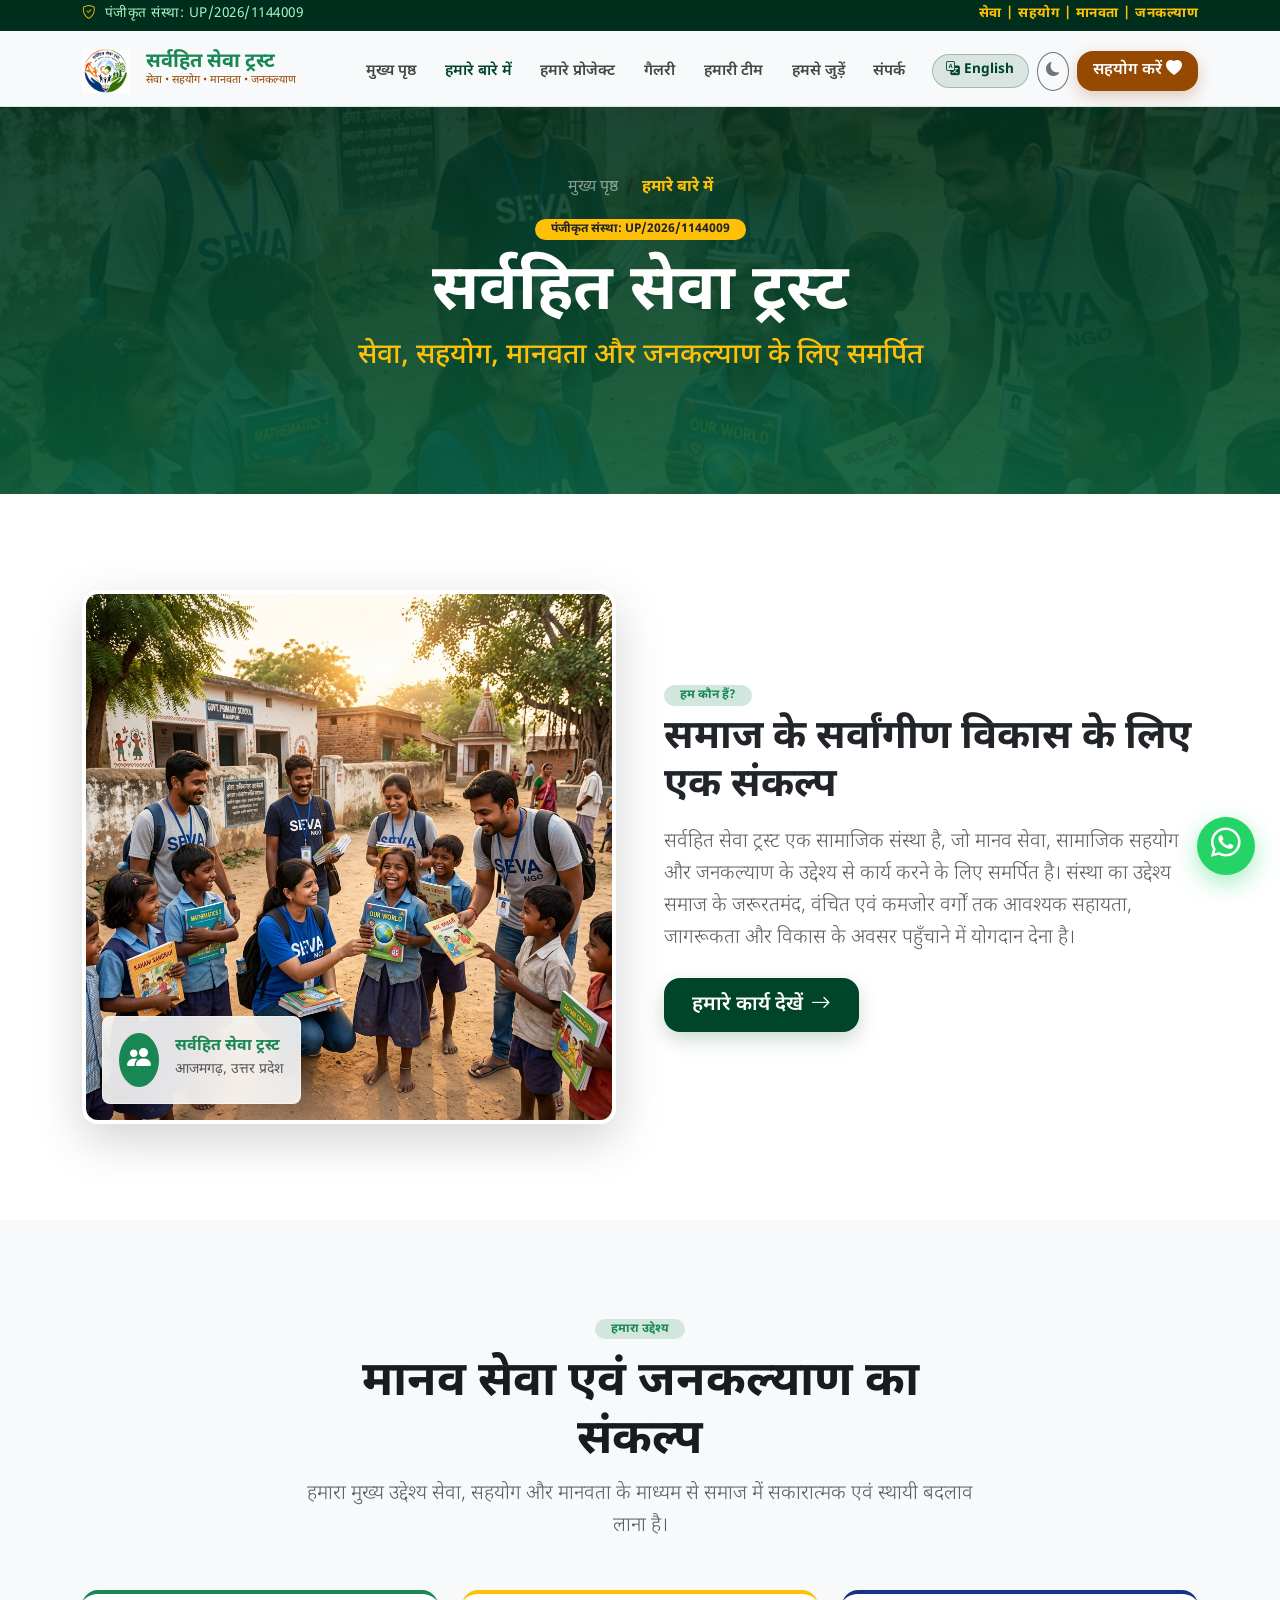
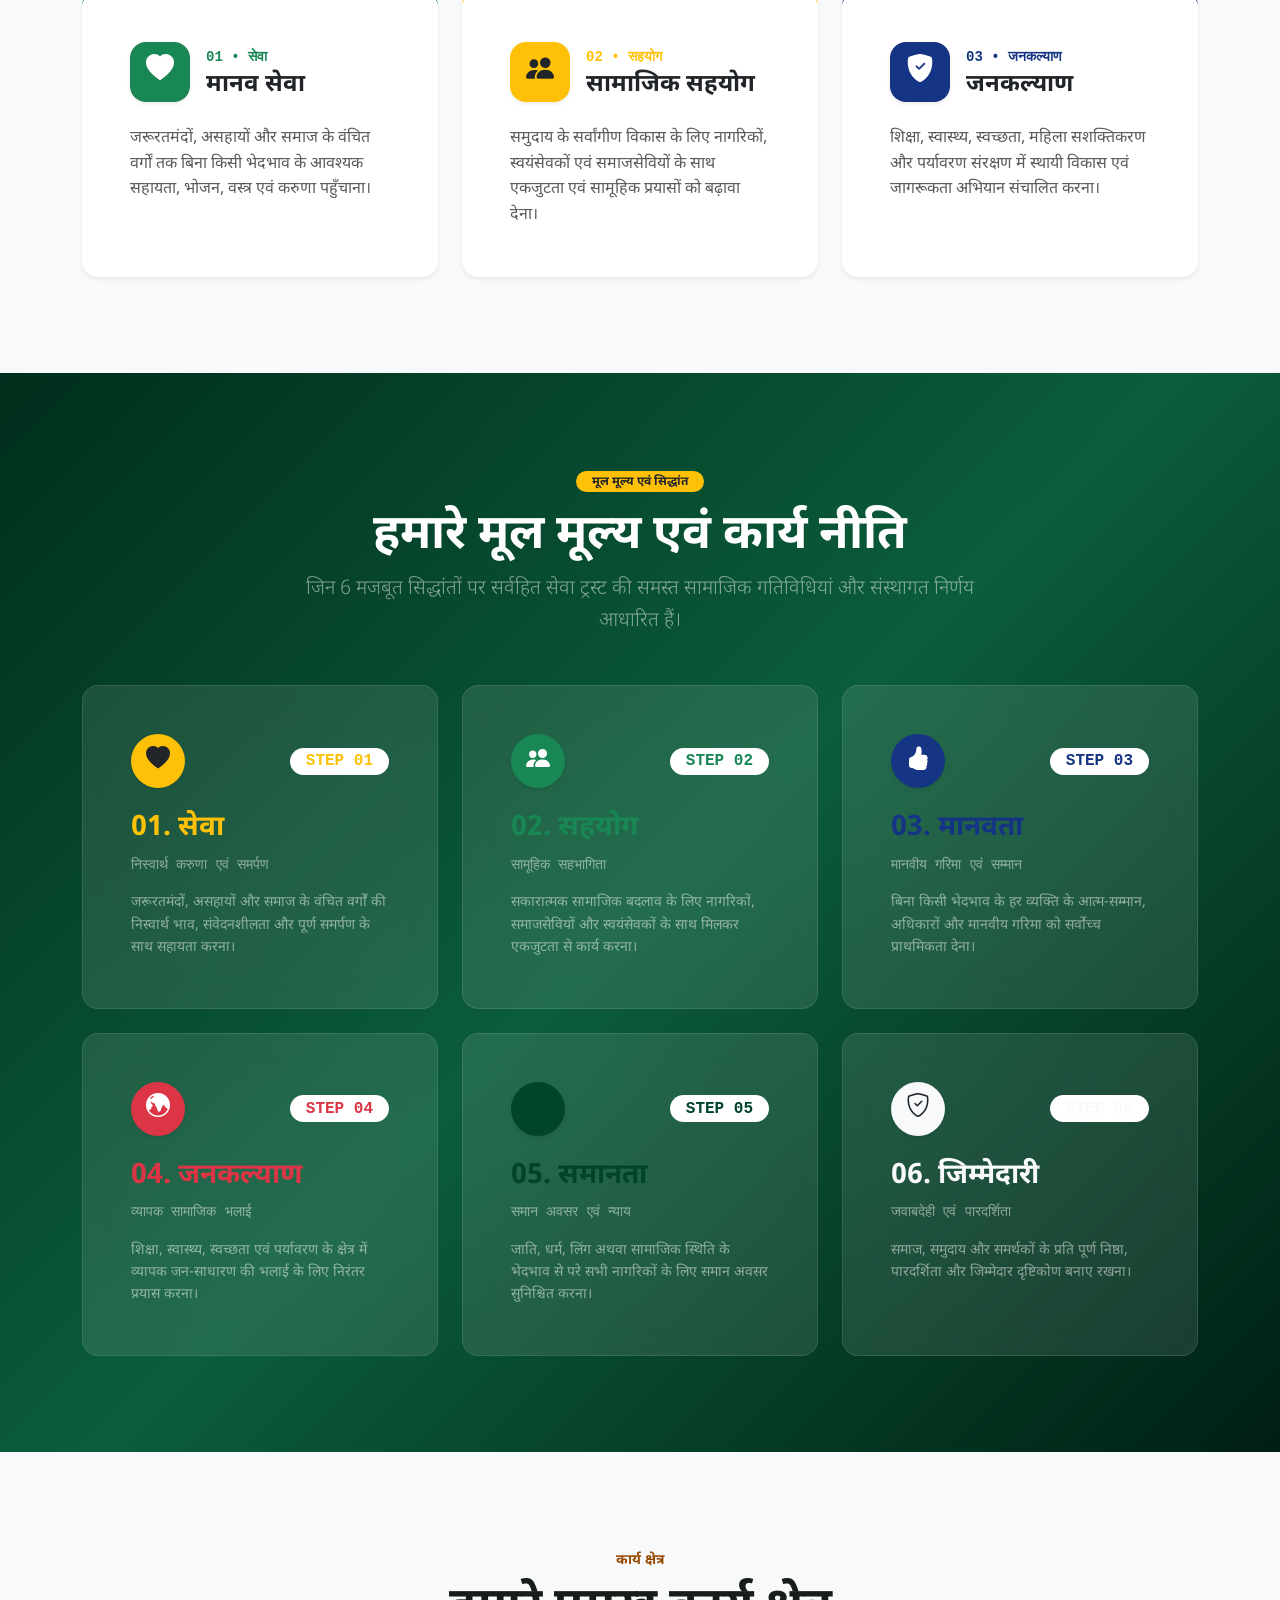
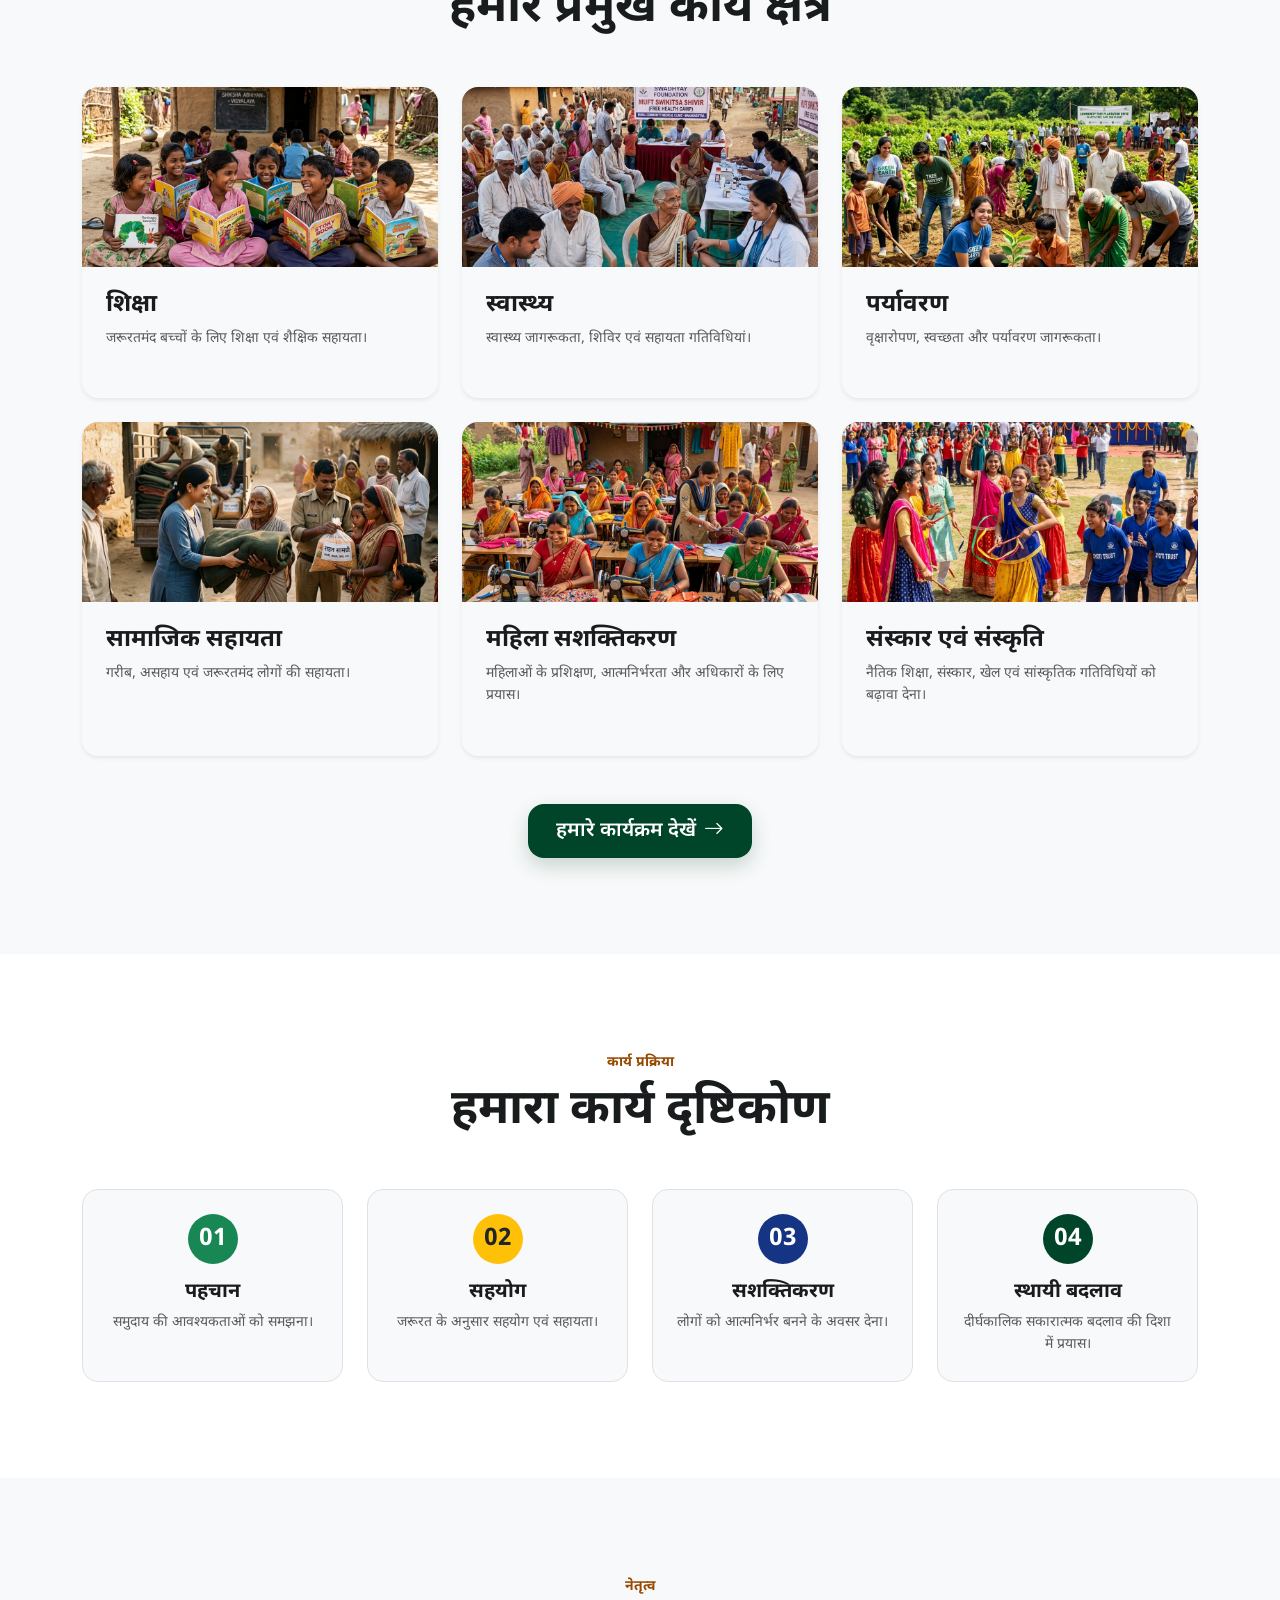
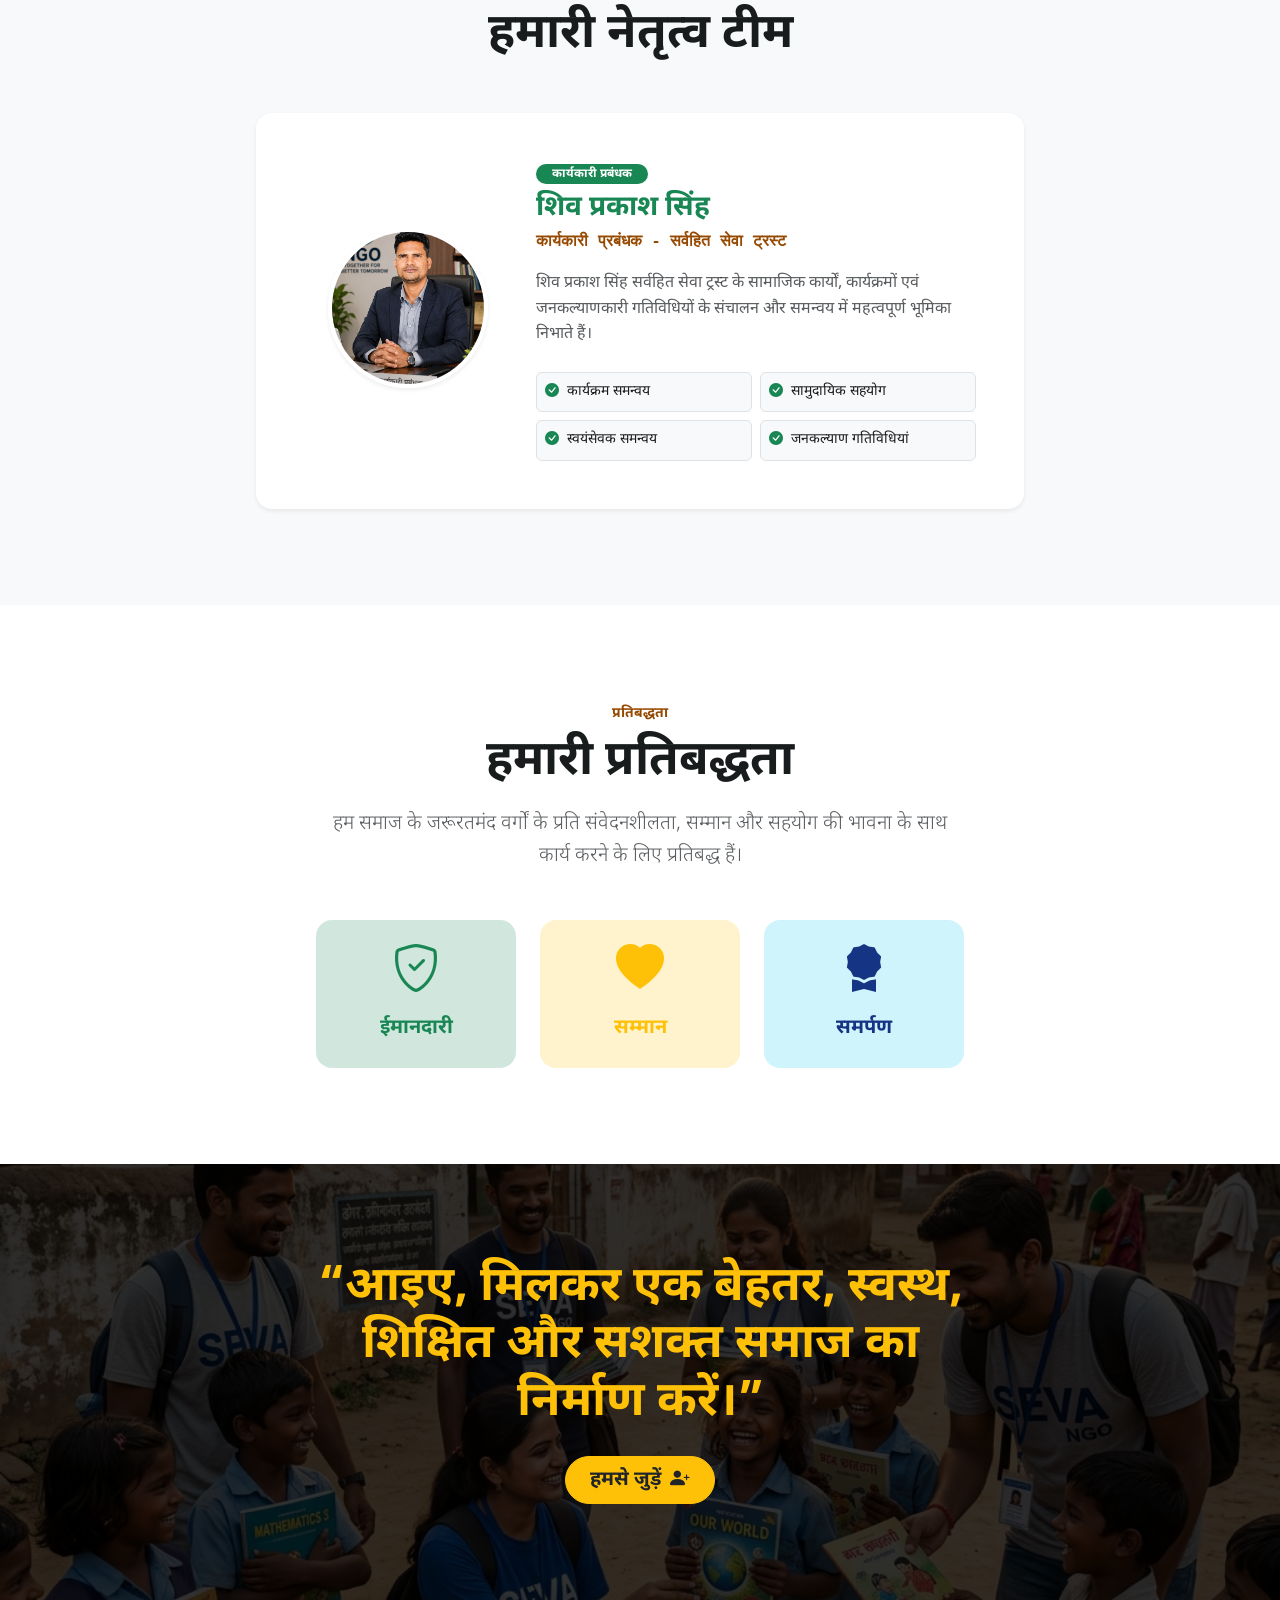
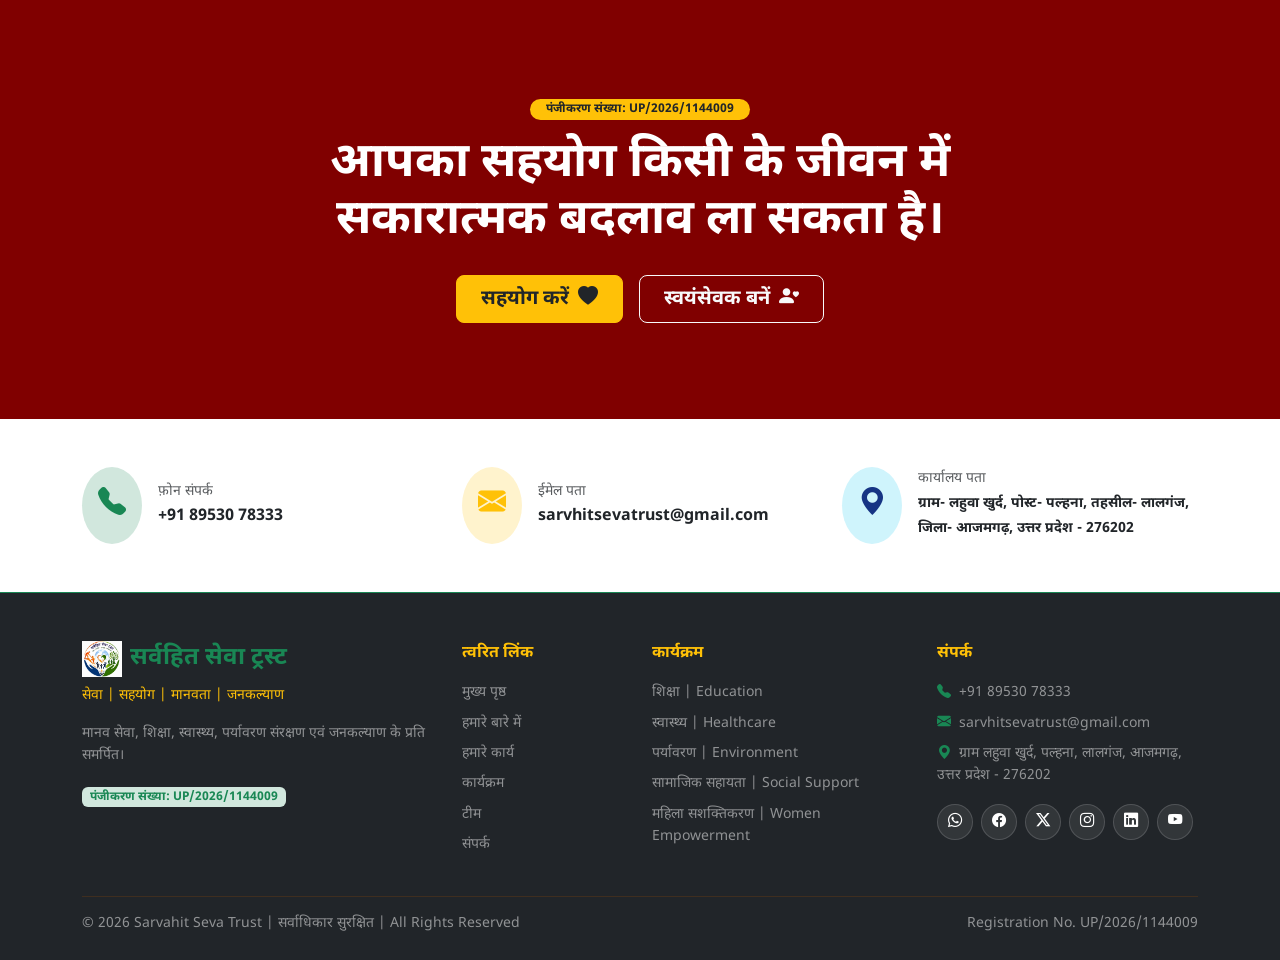
<file: about.html>
<!DOCTYPE html>
<html lang="hi" data-bs-theme="light" class="scroll-smooth">
<head>
  <meta charset="utf-8"/>
  <meta name="viewport" content="width=device-width, initial-scale=1.0"/>
  <title>हमारे बारे में | About Our Mission - Sarvahit Seva Trust</title>
  <meta name="description" content="Learn about Sarvahit Seva Trust, its mission, core values and commitment to healthcare, education and social welfare. Reg: UP/2026/1144009."/>
  <meta name="keywords" content="About Sarvahit Seva Trust, सर्वहित सेवा ट्रस्ट, NGO Azamgarh, UP/2026/1144009, Shiv Prakash Singh Executive Manager, Human Service, Community Development"/>
  <link rel="canonical" href="https://sarvahitsevatrust.com/about.html"/>

  <!-- Geographic / Local SEO Meta Tags (GEO) -->
  <meta name="geo.region" content="IN-UP"/>
  <meta name="geo.placename" content="Azamgarh"/>
  <meta name="geo.position" content="25.8647;82.9556"/>
  <meta name="ICBM" content="25.8647, 82.9556"/>

  <!-- LLMs & AI Search Engine Optimization (GEO) -->
  <link rel="alternate" type="text/markdown" href="llms.txt" title="LLM Summary"/>
  <link rel="alternate" type="text/markdown" href="llms-full.txt" title="LLM Full Context"/>

  <!-- Favicon & Touch Icons -->
  <link rel="icon" type="image/png" href="assets/images/logo.png"/>
  <link rel="apple-touch-icon" href="assets/images/logo.png"/>

  <!-- Open Graph Meta Tags -->
  <meta property="og:site_name" content="Sarvahit Seva Trust"/>
  <meta property="og:title" content="हमारे बारे में | About Us | Sarvahit Seva Trust"/>
  <meta property="og:description" content="Learn about Sarvahit Seva Trust, its mission, core values and public welfare programs. Reg: UP/2026/1144009."/>
  <meta property="og:type" content="website"/>
  <meta property="og:url" content="https://sarvahitsevatrust.com/about.html"/>
  <meta property="og:image" content="https://sarvahitsevatrust.com/assets/images/hero-banner.png"/>
  <meta property="og:locale" content="hi_IN"/>

  <!-- Twitter / X Cards -->
  <meta name="twitter:card" content="summary_large_image"/>
  <meta name="twitter:site" content="@sarvahitseva"/>
  <meta name="twitter:title" content="हमारे बारे में | About Us | Sarvahit Seva Trust"/>
  <meta name="twitter:description" content="Learn about Sarvahit Seva Trust, its mission, core values and public welfare programs. Reg: UP/2026/1144009."/>
  <meta name="twitter:image" content="https://sarvahitsevatrust.com/assets/images/hero-banner.png"/>

  <!-- Google Fonts & Bootstrap Icons -->
  <link rel="preconnect" href="https://fonts.googleapis.com"/>
  <link rel="preconnect" href="https://fonts.gstatic.com" crossorigin=""/>
  <link href="https://fonts.googleapis.com/css2?family=Be+Vietnam+Pro:wght@400;500;600;700&family=Noto+Sans+Devanagari:wght@400;500;600;700&display=swap" rel="stylesheet"/>
  <link href="https://cdn.jsdelivr.net/npm/bootstrap-icons@1.11.3/font/bootstrap-icons.min.css" rel="stylesheet"/>

  <!-- Bootstrap 5 CSS Framework -->
  <link href="https://cdn.jsdelivr.net/npm/bootstrap@5.3.3/dist/css/bootstrap.min.css" rel="stylesheet"/>

  <!-- Custom Stylesheets -->
  <link rel="stylesheet" href="assets/css/main.css"/>
  <link rel="stylesheet" href="assets/css/components.css"/>
  <link rel="stylesheet" href="assets/css/animations.css"/>

  <!-- Organization Schema -->
  <script type="application/ld+json">
  {
    "@context": "https://schema.org",
    "@type": ["NGO", "LocalBusiness", "NonprofitOrganization"],
    "@id": "https://sarvahitsevatrust.com/#organization",
    "name": "Sarvahit Seva Trust",
    "alternateName": "सर्वहित सेवा ट्रस्ट",
    "url": "https://sarvahitsevatrust.com/",
    "logo": "https://sarvahitsevatrust.com/assets/images/logo.png",
    "identifier": "UP/2026/1144009",
    "telephone": "+91 89530 78333",
    "email": "sarvhitsevatrust@gmail.com",
    "address": {
      "@type": "PostalAddress",
      "streetAddress": "Gram Lahua Khurd, Post Palhna, Block Palhna, Tehsil Lalganj",
      "addressLocality": "Azamgarh",
      "addressRegion": "Uttar Pradesh",
      "postalCode": "276202",
      "addressCountry": "IN"
    }
  }
  </script>
</head>
<body>

  <!-- 1. SLIM TOP INFORMATION BAR -->
  <div class="top-info-bar py-1 border-bottom border-dark border-opacity-25">
    <div class="container d-flex justify-content-between align-items-center flex-wrap gap-2">
      <div class="d-flex align-items-center gap-2">
        <i class="bi bi-shield-check text-warning"></i>
        <span data-hi="पंजीकृत संस्था: UP/2026/1144009" data-en="Registered Organization: UP/2026/1144009">पंजीकृत संस्था: UP/2026/1144009</span>
      </div>
      <div class="fw-bold font-motto text-warning" data-hi="सेवा | सहयोग | मानवता | जनकल्याण" data-en="Service | Cooperation | Humanity | Public Welfare">
        सेवा | सहयोग | मानवता | जनकल्याण
      </div>
    </div>
  </div>

  <!-- 2. STICKY NAVBAR HEADER -->
  <nav class="navbar navbar-expand-lg sticky-navbar fixed-top bg-body-tertiary bg-opacity-90 backdrop-blur border-bottom">
    <div class="container">
      <a class="navbar-brand d-flex align-items-center gap-3" href="index.html">
        <img src="assets/images/logo.png" alt="Sarvahit Seva Trust Logo" class="brand-logo-img"/>
        <div class="d-flex flex-column">
          <span class="fw-bold text-success fs-5 lh-1" data-hi="सर्वहित सेवा ट्रस्ट" data-en="SARVAHIT SEVA TRUST">सर्वहित सेवा ट्रस्ट</span>
          <span class="text-secondary font-motto" style="font-size: 11px;" data-hi="सेवा • सहयोग • मानवता • जनकल्याण" data-en="Service • Cooperation • Humanity">सेवा • सहयोग • मानवता • जनकल्याण</span>
        </div>
      </a>

      <button class="navbar-toggler" type="button" data-bs-toggle="collapse" data-bs-target="#navbarAbout" aria-controls="navbarAbout" aria-expanded="false" aria-label="Toggle navigation">
        <span class="navbar-toggler-icon"></span>
      </button>

      <div class="collapse navbar-collapse" id="navbarAbout">
        <ul class="navbar-nav ms-auto gap-lg-2 fw-semibold">
          <li class="nav-item"><a class="nav-link" href="index.html" data-hi="मुख्य पृष्ठ" data-en="Home">मुख्य पृष्ठ</a></li>
          <li class="nav-item"><a class="nav-link active text-success" href="about.html" data-hi="हमारे बारे में" data-en="About Us">हमारे बारे में</a></li>
          <li class="nav-item"><a class="nav-link" href="projects.html" data-hi="हमारे प्रोजेक्ट" data-en="Projects">हमारे प्रोजेक्ट</a></li>
          <li class="nav-item"><a class="nav-link" href="gallery.html" data-hi="गैलरी" data-en="Gallery">गैलरी</a></li>
          <li class="nav-item"><a class="nav-link" href="team.html" data-hi="हमारी टीम" data-en="Our Team">हमारी टीम</a></li>
          <li class="nav-item"><a class="nav-link" href="volunteer.html" data-hi="हमसे जुड़ें" data-en="Volunteer">हमसे जुड़ें</a></li>
          <li class="nav-item"><a class="nav-link" href="contact.html" data-hi="संपर्क" data-en="Contact">संपर्क</a></li>
        </ul>

        <div class="d-flex align-items-center gap-2 ms-lg-3 mt-3 mt-lg-0">
          <button id="lang-toggle" class="lang-toggle-btn d-flex align-items-center gap-1" title="Switch Language">
            <i class="bi bi-translate"></i>
            <span id="lang-btn-text">English</span>
          </button>

          <button id="dark-mode-toggle" class="btn btn-sm btn-outline-secondary rounded-circle p-2" aria-label="Toggle Dark Mode">
            <i class="bi bi-moon-fill"></i>
          </button>

          <a class="btn btn-trust-secondary d-flex align-items-center gap-1 px-3 py-2" href="index.html#donate">
            <span data-hi="सहयोग करें" data-en="Donate Now">सहयोग करें</span>
            <i class="bi bi-heart-fill"></i>
          </a>
        </div>
      </div>
    </div>
  </nav>

  <!-- 3. ABOUT HERO BANNER -->
  <section class="position-relative pt-5 pb-5 mt-5 bg-dark text-white overflow-hidden" style="background: linear-gradient(rgba(0, 46, 28, 0.88), rgba(11, 93, 59, 0.92)), url('assets/images/hero-banner.png') center/cover no-repeat;">
    <div class="container py-5 position-relative z-1 text-center">
      <nav aria-label="breadcrumb" class="d-flex justify-content-center mb-3">
        <ol class="breadcrumb mb-0">
          <li class="breadcrumb-item"><a href="index.html" class="text-white-50 text-decoration-none" data-hi="मुख्य पृष्ठ" data-en="Home">मुख्य पृष्ठ</a></li>
          <li class="breadcrumb-item active text-warning fw-bold" aria-current="page" data-hi="हमारे बारे में" data-en="About Us">हमारे बारे में</li>
        </ol>
      </nav>

      <span class="badge bg-warning text-dark px-3 py-1.5 rounded-pill fw-bold text-uppercase mb-3" data-hi="पंजीकृत संस्था: UP/2026/1144009" data-en="Registered Org: UP/2026/1144009">पंजीकृत संस्था: UP/2026/1144009</span>
      
      <h1 class="display-3 fw-bold mb-2" data-hi="सर्वहित सेवा ट्रस्ट" data-en="SARVAHIT SEVA TRUST">सर्वहित सेवा ट्रस्ट</h1>
      <p class="h3 font-motto text-warning mb-4" data-hi="सेवा, सहयोग, मानवता और जनकल्याण के लिए समर्पित" data-en="Dedicated to Service, Cooperation, Humanity and Public Welfare">
        सेवा, सहयोग, मानवता और जनकल्याण के लिए समर्पित
      </p>
    </div>
  </section>

  <!-- 4. WHO WE ARE -->
  <section class="py-5 bg-body" id="who-we-are">
    <div class="container py-5">
      <div class="row align-items-center g-5">
        <div class="col-lg-6 fade-up">
          <div class="position-relative rounded-4 overflow-hidden shadow-lg border border-4 border-white">
            <img src="assets/images/hero-banner.png" alt="Community Service" class="img-fluid w-100 object-fit-cover"/>
            <div class="glass-panel p-3 rounded-3 shadow-md position-absolute bottom-0 start-0 m-3 d-flex align-items-center gap-3">
              <div class="p-2 rounded-circle bg-success text-white">
                <i class="bi bi-people-fill fs-4"></i>
              </div>
              <div>
                <h6 class="fw-bold mb-0 text-success" data-hi="सर्वहित सेवा ट्रस्ट" data-en="Sarvahit Seva Trust">सर्वहित सेवा ट्रस्ट</h6>
                <small class="text-body-secondary" data-hi="आजमगढ़, उत्तर प्रदेश" data-en="Azamgarh, Uttar Pradesh">आजमगढ़, उत्तर प्रदेश</small>
              </div>
            </div>
          </div>
        </div>

        <div class="col-lg-6 fade-up stagger-2">
          <span class="badge bg-success-subtle text-success px-3 py-1.5 rounded-pill fw-bold text-uppercase mb-2" data-hi="हम कौन हैं?" data-en="WHO WE ARE">हम कौन हैं?</span>
          <h2 class="display-6 fw-bold text-body mb-3" data-hi="समाज के सर्वांगीण विकास के लिए एक संकल्प" data-en="A Commitment to the Holistic Development of Society">
            समाज के सर्वांगीण विकास के लिए एक संकल्प
          </h2>
          <p class="lead text-body-secondary mb-4" data-hi="सर्वहित सेवा ट्रस्ट एक सामाजिक संस्था है, जो मानव सेवा, सामाजिक सहयोग और जनकल्याण के उद्देश्य से कार्य करने के लिए समर्पित है। संस्था का उद्देश्य समाज के जरूरतमंद, वंचित एवं कमजोर वर्गों तक आवश्यक सहायता, जागरूकता और विकास के अवसर पहुँचाने में योगदान देना है।" data-en="Sarvahit Seva Trust is a social organization dedicated to human service, community support and public welfare. The Trust aims to contribute towards reaching underserved, vulnerable and needy communities through support, awareness and opportunities for development.">
            सर्वहित सेवा ट्रस्ट एक सामाजिक संस्था है, जो मानव सेवा, सामाजिक सहयोग और जनकल्याण के उद्देश्य से कार्य करने के लिए समर्पित है। संस्था का उद्देश्य समाज के जरूरतमंद, वंचित एवं कमजोर वर्गों तक आवश्यक सहायता, जागरूकता और विकास के अवसर पहुँचाने में योगदान देना है।
          </p>
          <a href="projects.html" class="btn btn-trust-primary btn-lg d-inline-flex align-items-center gap-2">
            <span data-hi="हमारे कार्य देखें" data-en="Explore Our Work">हमारे कार्य देखें</span>
            <i class="bi bi-arrow-right"></i>
          </a>
        </div>
      </div>
    </div>
  </section>

  <!-- 5. OUR PURPOSE -->
  <section class="py-5 position-relative overflow-hidden bg-body-tertiary" id="purpose">
    <div class="container py-5">
      <!-- Section Header -->
      <div class="text-center max-w-2xl mx-auto mb-5 fade-up">
        <span class="badge bg-success-subtle text-success px-3 py-1.5 rounded-pill fw-bold text-uppercase mb-2" data-hi="हमारा उद्देश्य" data-en="OUR PURPOSE">हमारा उद्देश्य</span>
        <h2 class="display-5 fw-bold mt-2" data-hi="मानव सेवा एवं जनकल्याण का संकल्प" data-en="Commitment to Human Service & Welfare">मानव सेवा एवं जनकल्याण का संकल्प</h2>
        <p class="lead text-body-secondary" data-hi="हमारा मुख्य उद्देश्य सेवा, सहयोग और मानवता के माध्यम से समाज में सकारात्मक एवं स्थायी बदलाव लाना है।" data-en="Our core purpose is to bring positive, long-lasting change in society through service, cooperation and humanity.">
          हमारा मुख्य उद्देश्य सेवा, सहयोग और मानवता के माध्यम से समाज में सकारात्मक एवं स्थायी बदलाव लाना है।
        </p>
      </div>

      <!-- 3 Feature Cards -->
      <div class="row g-4">
        <!-- 01 HUMAN SERVICE -->
        <div class="col-lg-4 fade-up stagger-1">
          <div class="card h-100 p-4 p-md-5 rounded-4 border-0 shadow-sm bg-body transition-all hover-lift border-top border-4 border-success">
            <div class="d-flex align-items-center gap-3 mb-4">
              <div class="p-3 rounded-4 bg-success text-white shadow-sm d-inline-flex align-items-center justify-content-center" style="width: 60px; height: 60px;">
                <i class="bi bi-heart-fill fs-3"></i>
              </div>
              <div>
                <span class="text-uppercase font-monospace text-success fw-bold small" data-hi="01 • सेवा" data-en="01 • SERVICE">01 • सेवा</span>
                <h4 class="fw-bold text-body mb-0" data-hi="मानव सेवा" data-en="Human Service">मानव सेवा</h4>
              </div>
            </div>
            <p class="text-body-secondary mb-0" data-hi="जरूरतमंदों, असहायों और समाज के वंचित वर्गों तक बिना किसी भेदभाव के आवश्यक सहायता, भोजन, वस्त्र एवं करुणा पहुँचाना।" data-en="Providing essential aid, food, clothing and compassion to needy and vulnerable communities without discrimination.">
              जरूरतमंदों, असहायों और समाज के वंचित वर्गों तक बिना किसी भेदभाव के आवश्यक सहायता, भोजन, वस्त्र एवं करुणा पहुँचाना।
            </p>
          </div>
        </div>

        <!-- 02 COMMUNITY SUPPORT -->
        <div class="col-lg-4 fade-up stagger-2">
          <div class="card h-100 p-4 p-md-5 rounded-4 border-0 shadow-sm bg-body transition-all hover-lift border-top border-4 border-warning">
            <div class="d-flex align-items-center gap-3 mb-4">
              <div class="p-3 rounded-4 bg-warning text-dark shadow-sm d-inline-flex align-items-center justify-content-center" style="width: 60px; height: 60px;">
                <i class="bi bi-people-fill fs-3"></i>
              </div>
              <div>
                <span class="text-uppercase font-monospace text-warning fw-bold small" data-hi="02 • सहयोग" data-en="02 • SUPPORT">02 • सहयोग</span>
                <h4 class="fw-bold text-body mb-0" data-hi="सामाजिक सहयोग" data-en="Community Support">सामाजिक सहयोग</h4>
              </div>
            </div>
            <p class="text-body-secondary mb-0" data-hi="समुदाय के सर्वांगीण विकास के लिए नागरिकों, स्वयंसेवकों एवं समाजसेवियों के साथ एकजुटता एवं सामूहिक प्रयासों को बढ़ावा देना।" data-en="Fostering unity and collective participation among citizens, volunteers and social workers for holistic community growth.">
              समुदाय के सर्वांगीण विकास के लिए नागरिकों, स्वयंसेवकों एवं समाजसेवियों के साथ एकजुटता एवं सामूहिक प्रयासों को बढ़ावा देना।
            </p>
          </div>
        </div>

        <!-- 03 PUBLIC WELFARE -->
        <div class="col-lg-4 fade-up stagger-3">
          <div class="card h-100 p-4 p-md-5 rounded-4 border-0 shadow-sm bg-body transition-all hover-lift border-top border-4 border-info">
            <div class="d-flex align-items-center gap-3 mb-4">
              <div class="p-3 rounded-4 bg-info text-white shadow-sm d-inline-flex align-items-center justify-content-center" style="width: 60px; height: 60px;">
                <i class="bi bi-shield-fill-check fs-3"></i>
              </div>
              <div>
                <span class="text-uppercase font-monospace text-info fw-bold small" data-hi="03 • जनकल्याण" data-en="03 • WELFARE">03 • जनकल्याण</span>
                <h4 class="fw-bold text-body mb-0" data-hi="जनकल्याण" data-en="Public Welfare">जनकल्याण</h4>
              </div>
            </div>
            <p class="text-body-secondary mb-0" data-hi="शिक्षा, स्वास्थ्य, स्वच्छता, महिला सशक्तिकरण और पर्यावरण संरक्षण में स्थायी विकास एवं जागरूकता अभियान संचालित करना।" data-en="Running sustainable development and awareness drives in education, healthcare, cleanliness, women empowerment and environment.">
              शिक्षा, स्वास्थ्य, स्वच्छता, महिला सशक्तिकरण और पर्यावरण संरक्षण में स्थायी विकास एवं जागरूकता अभियान संचालित करना।
            </p>
          </div>
        </div>
      </div>
    </div>
  </section>

  <!-- 8. OUR CORE VALUES (HORIZONTAL TIMELINE / RIBBON STEP LAYOUT) -->
  <section class="py-5 bg-dark text-white position-relative overflow-hidden" id="values" style="background: linear-gradient(135deg, #002e1c 0%, #0b5d3b 50%, #001f13 100%);">
    <div class="container py-5 position-relative z-1">
      <!-- Header -->
      <div class="text-center max-w-2xl mx-auto mb-5 fade-up">
        <span class="badge bg-warning text-dark px-3 py-1.5 rounded-pill fw-bold text-uppercase mb-2" data-hi="मूल मूल्य एवं सिद्धांत" data-en="OUR CORE VALUES">मूल मूल्य एवं सिद्धांत</span>
        <h2 class="display-5 fw-bold text-white mt-2" data-hi="हमारे मूल मूल्य एवं कार्य नीति" data-en="OUR CORE VALUES & ETHICS">हमारे मूल मूल्य एवं कार्य नीति</h2>
        <p class="lead text-white-50 mb-0" data-hi="जिन 6 मजबूत सिद्धांतों पर सर्वहित सेवा ट्रस्ट की समस्त सामाजिक गतिविधियां और संस्थागत निर्णय आधारित हैं।" data-en="The 6 foundational pillars guiding all social initiatives and decisions at Sarvahit Seva Trust.">
          जिन 6 मजबूत सिद्धांतों पर सर्वहित सेवा ट्रस्ट की समस्त सामाजिक गतिविधियां और संस्थागत निर्णय आधारित हैं।
        </p>
      </div>

      <!-- Step-by-Step Values Ribbon Flow -->
      <div class="row g-4 position-relative">
        <!-- STEP 01: SERVICE -->
        <div class="col-md-6 col-lg-4 position-relative z-1 fade-up stagger-1">
          <div class="glass-panel p-4 p-md-5 rounded-4 h-100 border border-white border-opacity-10 bg-white bg-opacity-10 backdrop-blur hover-lift transition-all">
            <div class="d-flex align-items-center justify-content-between mb-4">
              <div class="p-3 rounded-circle bg-warning text-dark shadow-sm d-flex align-items-center justify-content-center fw-bold fs-4" style="width: 54px; height: 54px;">
                <i class="bi bi-heart-fill"></i>
              </div>
              <span class="badge bg-white bg-opacity-20 text-warning px-3 py-1.5 rounded-pill font-monospace fw-bold fs-6">STEP 01</span>
            </div>
            <h3 class="fw-bold text-warning mb-2" data-hi="01. सेवा" data-en="01. SERVICE">01. सेवा</h3>
            <span class="font-monospace text-uppercase text-white-50 small d-block mb-3" data-hi="निस्वार्थ करुणा एवं समर्पण" data-en="Selfless Compassion">निस्वार्थ करुणा एवं समर्पण</span>
            <p class="text-white-50 small mb-0" data-hi="जरूरतमंदों, असहायों और समाज के वंचित वर्गों की निस्वार्थ भाव, संवेदनशीलता और पूर्ण समर्पण के साथ सहायता करना।" data-en="Serving vulnerable, needy and underprivileged individuals with selfless compassion and dedication.">
              जरूरतमंदों, असहायों और समाज के वंचित वर्गों की निस्वार्थ भाव, संवेदनशीलता और पूर्ण समर्पण के साथ सहायता करना।
            </p>
          </div>
        </div>

        <!-- STEP 02: COOPERATION -->
        <div class="col-md-6 col-lg-4 position-relative z-1 fade-up stagger-2">
          <div class="glass-panel p-4 p-md-5 rounded-4 h-100 border border-white border-opacity-10 bg-white bg-opacity-10 backdrop-blur hover-lift transition-all">
            <div class="d-flex align-items-center justify-content-between mb-4">
              <div class="p-3 rounded-circle bg-success text-white shadow-sm d-flex align-items-center justify-content-center fw-bold fs-4" style="width: 54px; height: 54px;">
                <i class="bi bi-people-fill"></i>
              </div>
              <span class="badge bg-white bg-opacity-20 text-success px-3 py-1.5 rounded-pill font-monospace fw-bold fs-6">STEP 02</span>
            </div>
            <h3 class="fw-bold text-success mb-2" data-hi="02. सहयोग" data-en="02. COOPERATION">02. सहयोग</h3>
            <span class="font-monospace text-uppercase text-white-50 small d-block mb-3" data-hi="सामूहिक सहभागिता" data-en="Collective Partnership">सामूहिक सहभागिता</span>
            <p class="text-white-50 small mb-0" data-hi="सकारात्मक सामाजिक बदलाव के लिए नागरिकों, समाजसेवियों और स्वयंसेवकों के साथ मिलकर एकजुटता से कार्य करना।" data-en="Fostering collective collaboration among volunteers and citizens for positive social change.">
              सकारात्मक सामाजिक बदलाव के लिए नागरिकों, समाजसेवियों और स्वयंसेवकों के साथ मिलकर एकजुटता से कार्य करना।
            </p>
          </div>
        </div>

        <!-- STEP 03: HUMANITY -->
        <div class="col-md-6 col-lg-4 position-relative z-1 fade-up stagger-3">
          <div class="glass-panel p-4 p-md-5 rounded-4 h-100 border border-white border-opacity-10 bg-white bg-opacity-10 backdrop-blur hover-lift transition-all">
            <div class="d-flex align-items-center justify-content-between mb-4">
              <div class="p-3 rounded-circle bg-info text-white shadow-sm d-flex align-items-center justify-content-center fw-bold fs-4" style="width: 54px; height: 54px;">
                <i class="bi bi-hand-thumbs-up-fill"></i>
              </div>
              <span class="badge bg-white bg-opacity-20 text-info px-3 py-1.5 rounded-pill font-monospace fw-bold fs-6">STEP 03</span>
            </div>
            <h3 class="fw-bold text-info mb-2" data-hi="03. मानवता" data-en="03. HUMANITY">03. मानवता</h3>
            <span class="font-monospace text-uppercase text-white-50 small d-block mb-3" data-hi="मानवीय गरिमा एवं सम्मान" data-en="Dignity & Respect">मानवीय गरिमा एवं सम्मान</span>
            <p class="text-white-50 small mb-0" data-hi="बिना किसी भेदभाव के हर व्यक्ति के आत्म-सम्मान, अधिकारों और मानवीय गरिमा को सर्वोच्च प्राथमिकता देना।" data-en="Prioritizing the dignity, self-respect and rights of every human being without discrimination.">
              बिना किसी भेदभाव के हर व्यक्ति के आत्म-सम्मान, अधिकारों और मानवीय गरिमा को सर्वोच्च प्राथमिकता देना।
            </p>
          </div>
        </div>

        <!-- STEP 04: PUBLIC WELFARE -->
        <div class="col-md-6 col-lg-4 position-relative z-1 fade-up stagger-1">
          <div class="glass-panel p-4 p-md-5 rounded-4 h-100 border border-white border-opacity-10 bg-white bg-opacity-10 backdrop-blur hover-lift transition-all">
            <div class="d-flex align-items-center justify-content-between mb-4">
              <div class="p-3 rounded-circle bg-danger text-white shadow-sm d-flex align-items-center justify-content-center fw-bold fs-4" style="width: 54px; height: 54px;">
                <i class="bi bi-globe-central-south-asia"></i>
              </div>
              <span class="badge bg-white bg-opacity-20 text-danger px-3 py-1.5 rounded-pill font-monospace fw-bold fs-6">STEP 04</span>
            </div>
            <h3 class="fw-bold text-danger mb-2" data-hi="04. जनकल्याण" data-en="04. WELFARE">04. जनकल्याण</h3>
            <span class="font-monospace text-uppercase text-white-50 small d-block mb-3" data-hi="व्यापक सामाजिक भलाई" data-en="Public Good">व्यापक सामाजिक भलाई</span>
            <p class="text-white-50 small mb-0" data-hi="शिक्षा, स्वास्थ्य, स्वच्छता एवं पर्यावरण के क्षेत्र में व्यापक जन-साधारण की भलाई के लिए निरंतर प्रयास करना।" data-en="Working relentlessly for the public welfare in education, healthcare, cleanliness and environment.">
              शिक्षा, स्वास्थ्य, स्वच्छता एवं पर्यावरण के क्षेत्र में व्यापक जन-साधारण की भलाई के लिए निरंतर प्रयास करना।
            </p>
          </div>
        </div>

        <!-- STEP 05: EQUALITY -->
        <div class="col-md-6 col-lg-4 position-relative z-1 fade-up stagger-2">
          <div class="glass-panel p-4 p-md-5 rounded-4 h-100 border border-white border-opacity-10 bg-white bg-opacity-10 backdrop-blur hover-lift transition-all">
            <div class="d-flex align-items-center justify-content-between mb-4">
              <div class="p-3 rounded-circle bg-primary text-white shadow-sm d-flex align-items-center justify-content-center fw-bold fs-4" style="width: 54px; height: 54px;">
                <i class="bi bi-scales"></i>
              </div>
              <span class="badge bg-white bg-opacity-20 text-primary px-3 py-1.5 rounded-pill font-monospace fw-bold fs-6">STEP 05</span>
            </div>
            <h3 class="fw-bold text-primary mb-2" data-hi="05. समानता" data-en="05. EQUALITY">05. समानता</h3>
            <span class="font-monospace text-uppercase text-white-50 small d-block mb-3" data-hi="समान अवसर एवं न्याय" data-en="Equal Opportunity">समान अवसर एवं न्याय</span>
            <p class="text-white-50 small mb-0" data-hi="जाति, धर्म, लिंग अथवा सामाजिक स्थिति के भेदभाव से परे सभी नागरिकों के लिए समान अवसर सुनिश्चित करना।" data-en="Ensuring equal development opportunities and justice for all citizens without prejudice.">
              जाति, धर्म, लिंग अथवा सामाजिक स्थिति के भेदभाव से परे सभी नागरिकों के लिए समान अवसर सुनिश्चित करना।
            </p>
          </div>
        </div>

        <!-- STEP 06: RESPONSIBILITY -->
        <div class="col-md-6 col-lg-4 position-relative z-1 fade-up stagger-3">
          <div class="glass-panel p-4 p-md-5 rounded-4 h-100 border border-white border-opacity-10 bg-white bg-opacity-10 backdrop-blur hover-lift transition-all">
            <div class="d-flex align-items-center justify-content-between mb-4">
              <div class="p-3 rounded-circle bg-light text-dark shadow-sm d-flex align-items-center justify-content-center fw-bold fs-4" style="width: 54px; height: 54px;">
                <i class="bi bi-shield-check"></i>
              </div>
              <span class="badge bg-white bg-opacity-20 text-light px-3 py-1.5 rounded-pill font-monospace fw-bold fs-6">STEP 06</span>
            </div>
            <h3 class="fw-bold text-light mb-2" data-hi="06. जिम्मेदारी" data-en="06. RESPONSIBILITY">06. जिम्मेदारी</h3>
            <span class="font-monospace text-uppercase text-white-50 small d-block mb-3" data-hi="जवाबदेही एवं पारदर्शिता" data-en="Accountability & Trust">जवाबदेही एवं पारदर्शिता</span>
            <p class="text-white-50 small mb-0" data-hi="समाज, समुदाय और समर्थकों के प्रति पूर्ण निष्ठा, पारदर्शिता और जिम्मेदार दृष्टिकोण बनाए रखना।" data-en="Maintaining transparency, trust and accountability towards society.">
              समाज, समुदाय और समर्थकों के प्रति पूर्ण निष्ठा, पारदर्शिता और जिम्मेदार दृष्टिकोण बनाए रखना।
            </p>
          </div>
        </div>
      </div>
    </div>
  </section>

  <!-- 9. OUR MAJOR AREAS OF WORK -->
  <section class="py-5 bg-body-tertiary" id="work-areas">
    <div class="container py-5">
      <div class="text-center max-w-2xl mx-auto mb-5 fade-up">
        <span class="text-secondary fw-bold text-uppercase tracking-wider small" data-hi="कार्य क्षेत्र" data-en="WORK AREAS">कार्य क्षेत्र</span>
        <h2 class="display-5 fw-bold mt-2" data-hi="हमारे प्रमुख कार्य क्षेत्र" data-en="OUR KEY AREAS OF WORK">हमारे प्रमुख कार्य क्षेत्र</h2>
      </div>

      <div class="row g-4">
        <!-- 6 Work Cards with Images -->
        <div class="col-md-6 col-lg-4 fade-up stagger-1">
          <div class="card card-impact h-100 p-0 overflow-hidden rounded-4 border-0 shadow-sm">
            <img src="assets/images/work-education.png" alt="Education" class="w-100" style="height: 180px; object-fit: cover;"/>
            <div class="p-4 d-flex flex-column flex-grow-1">
              <h4 class="fw-bold mb-2" data-hi="शिक्षा" data-en="Education">शिक्षा</h4>
              <p class="text-body-secondary small mb-4" data-hi="जरूरतमंद बच्चों के लिए शिक्षा एवं शैक्षिक सहायता।" data-en="Education and educational support for children in need.">जरूरतमंद बच्चों के लिए शिक्षा एवं शैक्षिक सहायता।</p>
            </div>
          </div>
        </div>

        <div class="col-md-6 col-lg-4 fade-up stagger-2">
          <div class="card card-impact h-100 p-0 overflow-hidden rounded-4 border-0 shadow-sm border-secondary-top">
            <img src="assets/images/work-healthcare.png" alt="Healthcare" class="w-100" style="height: 180px; object-fit: cover;"/>
            <div class="p-4 d-flex flex-column flex-grow-1">
              <h4 class="fw-bold mb-2" data-hi="स्वास्थ्य" data-en="Healthcare">स्वास्थ्य</h4>
              <p class="text-body-secondary small mb-4" data-hi="स्वास्थ्य जागरूकता, शिविर एवं सहायता गतिविधियां।" data-en="Health awareness, camps and support activities.">स्वास्थ्य जागरूकता, शिविर एवं सहायता गतिविधियां।</p>
            </div>
          </div>
        </div>

        <div class="col-md-6 col-lg-4 fade-up stagger-3">
          <div class="card card-impact h-100 p-0 overflow-hidden rounded-4 border-0 shadow-sm border-info-top">
            <img src="assets/images/work-environment.png" alt="Environment" class="w-100" style="height: 180px; object-fit: cover;"/>
            <div class="p-4 d-flex flex-column flex-grow-1">
              <h4 class="fw-bold mb-2" data-hi="पर्यावरण" data-en="Environment">पर्यावरण</h4>
              <p class="text-body-secondary small mb-4" data-hi="वृक्षारोपण, स्वच्छता और पर्यावरण जागरूकता।" data-en="Tree plantation, cleanliness and environmental awareness.">वृक्षारोपण, स्वच्छता और पर्यावरण जागरूकता।</p>
            </div>
          </div>
        </div>

        <div class="col-md-6 col-lg-4 fade-up stagger-1">
          <div class="card card-impact h-100 p-0 overflow-hidden rounded-4 border-0 shadow-sm border-secondary-top">
            <img src="assets/images/work-social.png" alt="Social Support" class="w-100" style="height: 180px; object-fit: cover;"/>
            <div class="p-4 d-flex flex-column flex-grow-1">
              <h4 class="fw-bold mb-2" data-hi="सामाजिक सहायता" data-en="Social Support">सामाजिक सहायता</h4>
              <p class="text-body-secondary small mb-4" data-hi="गरीब, असहाय एवं जरूरतमंद लोगों की सहायता।" data-en="Support for poor, vulnerable and needy communities.">गरीब, असहाय एवं जरूरतमंद लोगों की सहायता।</p>
            </div>
          </div>
        </div>

        <div class="col-md-6 col-lg-4 fade-up stagger-2">
          <div class="card card-impact h-100 p-0 overflow-hidden rounded-4 border-0 shadow-sm border-danger-top">
            <img src="assets/images/work-women.png" alt="Women Empowerment" class="w-100" style="height: 180px; object-fit: cover;"/>
            <div class="p-4 d-flex flex-column flex-grow-1">
              <h4 class="fw-bold mb-2" data-hi="महिला सशक्तिकरण" data-en="Women Empowerment">महिला सशक्तिकरण</h4>
              <p class="text-body-secondary small mb-4" data-hi="महिलाओं के प्रशिक्षण, आत्मनिर्भरता और अधिकारों के लिए प्रयास।" data-en="Supporting women's training, independence and empowerment.">महिलाओं के प्रशिक्षण, आत्मनिर्भरता और अधिकारों के लिए प्रयास।</p>
            </div>
          </div>
        </div>

        <div class="col-md-6 col-lg-4 fade-up stagger-3">
          <div class="card card-impact h-100 p-0 overflow-hidden rounded-4 border-0 shadow-sm border-info-top">
            <img src="assets/images/work-culture.png" alt="Culture & Values" class="w-100" style="height: 180px; object-fit: cover;"/>
            <div class="p-4 d-flex flex-column flex-grow-1">
              <h4 class="fw-bold mb-2" data-hi="संस्कार एवं संस्कृति" data-en="Culture & Values">संस्कार एवं संस्कृति</h4>
              <p class="text-body-secondary small mb-4" data-hi="नैतिक शिक्षा, संस्कार, खेल एवं सांस्कृतिक गतिविधियों को बढ़ावा देना।" data-en="Promoting values, moral education, sports and cultural activities.">नैतिक शिक्षा, संस्कार, खेल एवं सांस्कृतिक गतिविधियों को बढ़ावा देना।</p>
            </div>
          </div>
        </div>
      </div>

      <div class="text-center mt-5">
        <a href="projects.html" class="btn btn-trust-primary btn-lg d-inline-flex align-items-center gap-2">
          <span data-hi="हमारे कार्यक्रम देखें" data-en="View Our Programs">हमारे कार्यक्रम देखें</span>
          <i class="bi bi-arrow-right"></i>
        </a>
      </div>
    </div>
  </section>

  <!-- 10. OUR APPROACH -->
  <section class="py-5 bg-body" id="approach">
    <div class="container py-5">
      <div class="text-center max-w-2xl mx-auto mb-5 fade-up">
        <span class="text-secondary fw-bold text-uppercase tracking-wider small" data-hi="कार्य प्रक्रिया" data-en="OUR PROCESS">कार्य प्रक्रिया</span>
        <h2 class="display-5 fw-bold mt-2" data-hi="हमारा कार्य दृष्टिकोण" data-en="OUR APPROACH">हमारा कार्य दृष्टिकोण</h2>
      </div>

      <div class="row g-4">
        <div class="col-md-3 text-center fade-up stagger-1">
          <div class="p-4 rounded-4 bg-body-tertiary border h-100">
            <div class="w-12 h-12 rounded-circle bg-success text-white d-inline-flex align-items-center justify-content-center fw-bold fs-4 mb-3" style="width: 50px; height: 50px;">01</div>
            <h5 class="fw-bold mb-2" data-hi="पहचान" data-en="IDENTIFY">पहचान</h5>
            <p class="text-body-secondary small mb-0" data-hi="समुदाय की आवश्यकताओं को समझना।" data-en="Understanding community needs.">समुदाय की आवश्यकताओं को समझना।</p>
          </div>
        </div>

        <div class="col-md-3 text-center fade-up stagger-2">
          <div class="p-4 rounded-4 bg-body-tertiary border h-100">
            <div class="w-12 h-12 rounded-circle bg-warning text-dark d-inline-flex align-items-center justify-content-center fw-bold fs-4 mb-3" style="width: 50px; height: 50px;">02</div>
            <h5 class="fw-bold mb-2" data-hi="सहयोग" data-en="SUPPORT">सहयोग</h5>
            <p class="text-body-secondary small mb-0" data-hi="जरूरत के अनुसार सहयोग एवं सहायता।" data-en="Providing relevant support and assistance.">जरूरत के अनुसार सहयोग एवं सहायता।</p>
          </div>
        </div>

        <div class="col-md-3 text-center fade-up stagger-3">
          <div class="p-4 rounded-4 bg-body-tertiary border h-100">
            <div class="w-12 h-12 rounded-circle bg-info text-white d-inline-flex align-items-center justify-content-center fw-bold fs-4 mb-3" style="width: 50px; height: 50px;">03</div>
            <h5 class="fw-bold mb-2" data-hi="सशक्तिकरण" data-en="EMPOWER">सशक्तिकरण</h5>
            <p class="text-body-secondary small mb-0" data-hi="लोगों को आत्मनिर्भर बनने के अवसर देना।" data-en="Creating opportunities for empowerment.">लोगों को आत्मनिर्भर बनने के अवसर देना।</p>
          </div>
        </div>

        <div class="col-md-3 text-center fade-up stagger-4">
          <div class="p-4 rounded-4 bg-body-tertiary border h-100">
            <div class="w-12 h-12 rounded-circle bg-primary text-white d-inline-flex align-items-center justify-content-center fw-bold fs-4 mb-3" style="width: 50px; height: 50px;">04</div>
            <h5 class="fw-bold mb-2" data-hi="स्थायी बदलाव" data-en="SUSTAINABLE CHANGE">स्थायी बदलाव</h5>
            <p class="text-body-secondary small mb-0" data-hi="दीर्घकालिक सकारात्मक बदलाव की दिशा में प्रयास।" data-en="Working towards long-term positive change.">दीर्घकालिक सकारात्मक बदलाव की दिशा में प्रयास।</p>
          </div>
        </div>
      </div>
    </div>
  </section>

  <!-- 11. EXECUTIVE MANAGER (SHIV PRAKASH SINGH) -->
  <section class="py-5 bg-body-tertiary" id="leadership">
    <div class="container py-5">
      <div class="text-center max-w-2xl mx-auto mb-5 fade-up">
        <span class="text-secondary fw-bold text-uppercase tracking-wider small" data-hi="नेतृत्व" data-en="LEADERSHIP">नेतृत्व</span>
        <h2 class="display-5 fw-bold mt-2" data-hi="हमारी नेतृत्व टीम" data-en="OUR LEADERSHIP">हमारी नेतृत्व टीम</h2>
      </div>

      <div class="card p-4 p-md-5 rounded-4 shadow-sm border-0 bg-body max-w-3xl mx-auto fade-up">
        <div class="row align-items-center g-4">
          <div class="col-md-4 text-center">
            <div class="w-44 h-44 rounded-circle overflow-hidden d-inline-flex border border-4 border-white shadow-sm" style="width: 160px; height: 160px;">
              <img src="assets/images/shiv-prakash-singh.png" alt="Shiv Prakash Singh - Executive Manager" class="img-fluid w-100 h-100 object-fit-cover"/>
            </div>
          </div>
          <div class="col-md-8">
            <span class="badge bg-success text-white px-3 py-1.5 rounded-pill fw-bold mb-2" data-hi="कार्यकारी प्रबंधक" data-en="Executive Manager">कार्यकारी प्रबंधक</span>
            <h3 class="fw-bold text-success mb-1" data-hi="शिव प्रकाश सिंह" data-en="Shiv Prakash Singh">शिव प्रकाश सिंह</h3>
            <p class="text-secondary font-monospace fw-semibold mb-3" data-hi="कार्यकारी प्रबंधक - सर्वहित सेवा ट्रस्ट" data-en="Executive Manager - Sarvahit Seva Trust">कार्यकारी प्रबंधक - सर्वहित सेवा ट्रस्ट</p>
            <p class="text-body-secondary mb-4" data-hi="शिव प्रकाश सिंह सर्वहित सेवा ट्रस्ट के सामाजिक कार्यों, कार्यक्रमों एवं जनकल्याणकारी गतिविधियों के संचालन और समन्वय में महत्वपूर्ण भूमिका निभाते हैं।" data-en="Shiv Prakash Singh, Executive Manager, plays an important role in coordinating and managing the Trust's social welfare programs, activities and community initiatives.">
              शिव प्रकाश सिंह सर्वहित सेवा ट्रस्ट के सामाजिक कार्यों, कार्यक्रमों एवं जनकल्याणकारी गतिविधियों के संचालन और समन्वय में महत्वपूर्ण भूमिका निभाते हैं।
            </p>

            <div class="row g-2 text-start">
              <div class="col-6">
                <div class="p-2 rounded bg-body-tertiary border small d-flex align-items-center gap-2">
                  <i class="bi bi-check-circle-fill text-success"></i>
                  <span data-hi="कार्यक्रम समन्वय" data-en="Program Coordination">कार्यक्रम समन्वय</span>
                </div>
              </div>
              <div class="col-6">
                <div class="p-2 rounded bg-body-tertiary border small d-flex align-items-center gap-2">
                  <i class="bi bi-check-circle-fill text-success"></i>
                  <span data-hi="सामुदायिक सहयोग" data-en="Community Coordination">सामुदायिक सहयोग</span>
                </div>
              </div>
              <div class="col-6">
                <div class="p-2 rounded bg-body-tertiary border small d-flex align-items-center gap-2">
                  <i class="bi bi-check-circle-fill text-success"></i>
                  <span data-hi="स्वयंसेवक समन्वय" data-en="Volunteer Coordination">स्वयंसेवक समन्वय</span>
                </div>
              </div>
              <div class="col-6">
                <div class="p-2 rounded bg-body-tertiary border small d-flex align-items-center gap-2">
                  <i class="bi bi-check-circle-fill text-success"></i>
                  <span data-hi="जनकल्याण गतिविधियां" data-en="Public Welfare Activities">जनकल्याण गतिविधियां</span>
                </div>
              </div>
            </div>
          </div>
        </div>
      </div>
    </div>
  </section>

  <!-- 12. OUR COMMITMENT -->
  <section class="py-5 bg-body" id="commitment">
    <div class="container py-5 text-center max-w-2xl mx-auto fade-up">
      <span class="text-secondary fw-bold text-uppercase tracking-wider small" data-hi="प्रतिबद्धता" data-en="COMMITMENT">प्रतिबद्धता</span>
      <h2 class="display-5 fw-bold mt-2 mb-3" data-hi="हमारी प्रतिबद्धता" data-en="OUR COMMITMENT">हमारी प्रतिबद्धता</h2>
      <p class="lead text-body-secondary mb-5" data-hi="हम समाज के जरूरतमंद वर्गों के प्रति संवेदनशीलता, सम्मान और सहयोग की भावना के साथ कार्य करने के लिए प्रतिबद्ध हैं।" data-en="We are committed to working with sensitivity, respect and a spirit of cooperation towards communities and people in need.">
        हम समाज के जरूरतमंद वर्गों के प्रति संवेदनशीलता, सम्मान और सहयोग की भावना के साथ कार्य करने के लिए प्रतिबद्ध हैं।
      </p>

      <div class="row g-4">
        <div class="col-md-4">
          <div class="p-4 rounded-4 bg-success-subtle text-success fw-bold fs-5">
            <i class="bi bi-shield-check display-5 d-block mb-2"></i>
            <span data-hi="ईमानदारी" data-en="Integrity">ईमानदारी</span>
          </div>
        </div>
        <div class="col-md-4">
          <div class="p-4 rounded-4 bg-warning-subtle text-warning fw-bold fs-5">
            <i class="bi bi-heart-fill display-5 d-block mb-2"></i>
            <span data-hi="सम्मान" data-en="Respect">सम्मान</span>
          </div>
        </div>
        <div class="col-md-4">
          <div class="p-4 rounded-4 bg-info-subtle text-info fw-bold fs-5">
            <i class="bi bi-award-fill display-5 d-block mb-2"></i>
            <span data-hi="समर्पण" data-en="Dedication">समर्पण</span>
          </div>
        </div>
      </div>
    </div>
  </section>

  <!-- 13. COMMUNITY COLLAGE SECTION -->
  <section class="py-5 bg-dark text-white text-center position-relative overflow-hidden" style="background: linear-gradient(rgba(0,0,0,0.8), rgba(0,0,0,0.8)), url('assets/images/hero-banner.png') center/cover no-repeat;">
    <div class="container py-5 position-relative z-1 max-w-2xl mx-auto">
      <h2 class="display-5 font-motto fw-bold text-warning mb-4" data-hi="“आइए, मिलकर एक बेहतर, स्वस्थ, शिक्षित और सशक्त समाज का निर्माण करें।”" data-en="“Together, let us build a better, healthier, educated and empowered society.”">
        “आइए, मिलकर एक बेहतर, स्वस्थ, शिक्षित और सशक्त समाज का निर्माण करें।”
      </h2>
      <a href="volunteer.html" class="btn btn-warning text-dark btn-lg fw-bold px-4 py-2 rounded-pill">
        <span data-hi="हमसे जुड़ें" data-en="Join Us">हमसे जुड़ें</span>
        <i class="bi bi-person-plus-fill ms-1"></i>
      </a>
    </div>
  </section>

  <!-- 14. DONATION CTA -->
  <section class="py-5 bg-maroon text-white" id="donate">
    <div class="container py-5 text-center max-w-2xl mx-auto fade-up">
      <span class="badge bg-warning text-dark px-3 py-1.5 rounded-pill fw-bold mb-3" data-hi="पंजीकरण संख्या: UP/2026/1144009" data-en="Reg No.: UP/2026/1144009">पंजीकरण संख्या: UP/2026/1144009</span>
      <h2 class="display-5 fw-bold mb-3" data-hi="आपका सहयोग किसी के जीवन में सकारात्मक बदलाव ला सकता है।" data-en="Your support can create a positive difference in someone's life.">
        आपका सहयोग किसी के जीवन में सकारात्मक बदलाव ला सकता है।
      </h2>
      <div class="d-flex flex-wrap gap-3 justify-content-center mt-4">
        <a href="index.html#donate" class="btn btn-warning text-dark btn-lg fw-bold px-4">
          <span data-hi="सहयोग करें" data-en="Donate Now">सहयोग करें</span>
          <i class="bi bi-heart-fill ms-1"></i>
        </a>
        <a href="volunteer.html" class="btn btn-outline-light btn-lg fw-bold px-4">
          <span data-hi="स्वयंसेवक बनें" data-en="Become a Volunteer">स्वयंसेवक बनें</span>
          <i class="bi bi-person-heart ms-1"></i>
        </a>
      </div>
    </div>
  </section>

  <!-- 15. CONTACT STRIP -->
  <section class="py-5 bg-body">
    <div class="container">
      <div class="row g-4 text-center text-md-start align-items-center">
        <div class="col-md-4">
          <div class="d-flex align-items-center gap-3">
            <div class="p-3 rounded-circle bg-success-subtle text-success"><i class="bi bi-telephone-fill fs-3"></i></div>
            <div>
              <small class="text-body-secondary d-block" data-hi="फ़ोन संपर्क" data-en="Call Us">फ़ोन संपर्क</small>
              <a href="tel:+918953078333" class="fw-bold text-decoration-none text-body">+91 89530 78333</a>
            </div>
          </div>
        </div>

        <div class="col-md-4">
          <div class="d-flex align-items-center gap-3">
            <div class="p-3 rounded-circle bg-warning-subtle text-warning"><i class="bi bi-envelope-fill fs-3"></i></div>
            <div>
              <small class="text-body-secondary d-block" data-hi="ईमेल पता" data-en="Email Us">ईमेल पता</small>
              <a href="mailto:sarvhitsevatrust@gmail.com" class="fw-bold text-decoration-none text-body">sarvhitsevatrust@gmail.com</a>
            </div>
          </div>
        </div>

        <div class="col-md-4">
          <div class="d-flex align-items-center gap-3">
            <div class="p-3 rounded-circle bg-info-subtle text-info"><i class="bi bi-geo-alt-fill fs-3"></i></div>
            <div>
              <small class="text-body-secondary d-block" data-hi="कार्यालय पता" data-en="Visit Us">कार्यालय पता</small>
              <span class="fw-bold small text-body" data-hi="ग्राम- लहुवा खुर्द, पोस्ट- पल्हना, तहसील- लालगंज, जिला- आजमगढ़, उत्तर प्रदेश - 276202" data-en="Village Lahua Khurd, Post Palhna, Tehsil Lalganj, District Azamgarh, Uttar Pradesh - 276202">ग्राम- लहुवा खुर्द, पोस्ट- पल्हना, आजमगढ़ - 276202</span>
            </div>
          </div>
        </div>
      </div>
    </div>
  </section>

  <!-- 16. FOOTER -->
  <footer class="bg-dark text-white pt-5 pb-4 border-top border-success">
    <div class="container">
      <div class="row g-4 mb-4">
        <div class="col-lg-4">
          <div class="d-flex align-items-center gap-2 mb-2">
            <img src="assets/images/logo.png" alt="Logo" class="h-36 object-fit-contain"/>
            <span class="h4 fw-bold text-success mb-0" data-hi="सर्वहित सेवा ट्रस्ट" data-en="SARVAHIT SEVA TRUST">सर्वहित सेवा ट्रस्ट</span>
          </div>
          <p class="text-warning font-motto small mb-3" data-hi="सेवा | सहयोग | मानवता | जनकल्याण" data-en="Service | Cooperation | Humanity | Public Welfare">सेवा | सहयोग | मानवता | जनकल्याण</p>
          <p class="text-white-50 small mb-3" data-hi="मानव सेवा, शिक्षा, स्वास्थ्य, पर्यावरण संरक्षण एवं जनकल्याण के प्रति समर्पित।" data-en="Dedicated to human service, education, healthcare, environment protection and public welfare.">
            मानव सेवा, शिक्षा, स्वास्थ्य, पर्यावरण संरक्षण एवं जनकल्याण के प्रति समर्पित।
          </p>
          <small class="badge bg-success-subtle text-success" data-hi="पंजीकरण संख्या: UP/2026/1144009" data-en="Registration No: UP/2026/1144009">पंजीकरण संख्या: UP/2026/1144009</small>
        </div>

        <div class="col-6 col-lg-2">
          <p class="fw-bold text-warning mb-3" data-hi="त्वरित लिंक" data-en="Quick Links">त्वरित लिंक</p>
          <ul class="list-unstyled d-flex flex-column gap-2 small text-white-50">
            <li><a href="index.html" class="text-white-50 text-decoration-none hover-text-white" data-hi="मुख्य पृष्ठ" data-en="Home">मुख्य पृष्ठ</a></li>
            <li><a href="about.html" class="text-white-50 text-decoration-none hover-text-white" data-hi="हमारे बारे में" data-en="About Us">हमारे बारे में</a></li>
            <li><a href="index.html#work" class="text-white-50 text-decoration-none hover-text-white" data-hi="हमारे कार्य" data-en="Our Work">हमारे कार्य</a></li>
            <li><a href="projects.html" class="text-white-50 text-decoration-none hover-text-white" data-hi="कार्यक्रम" data-en="Programs">कार्यक्रम</a></li>
            <li><a href="team.html" class="text-white-50 text-decoration-none hover-text-white" data-hi="टीम" data-en="Team">टीम</a></li>
            <li><a href="contact.html" class="text-white-50 text-decoration-none hover-text-white" data-hi="संपर्क" data-en="Contact">संपर्क</a></li>
          </ul>
        </div>

        <div class="col-6 col-lg-3">
          <p class="fw-bold text-warning mb-3" data-hi="कार्यक्रम" data-en="Programs">कार्यक्रम</p>
          <ul class="list-unstyled d-flex flex-column gap-2 small text-white-50">
            <li data-hi="शिक्षा | Education" data-en="Education">शिक्षा</li>
            <li data-hi="स्वास्थ्य | Healthcare" data-en="Healthcare">स्वास्थ्य</li>
            <li data-hi="पर्यावरण | Environment" data-en="Environment">पर्यावरण</li>
            <li data-hi="सामाजिक सहायता | Social Support" data-en="Social Support">सामाजिक सहायता</li>
            <li data-hi="महिला सशक्तिकरण | Women Empowerment" data-en="Women Empowerment">महिला सशक्तिकरण</li>
          </ul>
        </div>

        <div class="col-lg-3">
          <p class="fw-bold text-warning mb-3" data-hi="संपर्क" data-en="Contact Us">संपर्क</p>
          <address class="fst-normal mb-3">
            <p class="text-white-50 small mb-2"><i class="bi bi-telephone-fill me-2 text-success"></i><a href="tel:+918953078333" class="text-white-50 text-decoration-none hover-text-white">+91 89530 78333</a></p>
            <p class="text-white-50 small mb-2"><i class="bi bi-envelope-fill me-2 text-success"></i><a href="mailto:sarvhitsevatrust@gmail.com" class="text-white-50 text-decoration-none hover-text-white">sarvhitsevatrust&#64;gmail&#46;com</a></p>
            <p class="text-white-50 small mb-0"><i class="bi bi-geo-alt-fill me-2 text-success"></i>ग्राम लहुवा खुर्द, पल्हना, लालगंज, आजमगढ़, उत्तर प्रदेश - 276202</p>
          </address>
          <div class="d-flex flex-wrap gap-2">
            <a href="https://wa.me/918953078333" target="_blank" rel="noopener noreferrer" class="social-icon-btn btn-wa" title="WhatsApp" aria-label="WhatsApp"><i class="bi bi-whatsapp"></i></a>
            <a href="https://facebook.com/sarvahitsevatrust" target="_blank" rel="noopener noreferrer" class="social-icon-btn btn-fb" title="Facebook" aria-label="Facebook"><i class="bi bi-facebook"></i></a>
            <a href="https://x.com/sarvahitseva" target="_blank" rel="noopener noreferrer" class="social-icon-btn btn-x" title="X (Twitter)" aria-label="X Twitter"><i class="bi bi-twitter-x"></i></a>
            <a href="https://instagram.com/sarvahitsevatrust" target="_blank" rel="noopener noreferrer" class="social-icon-btn btn-ig" title="Instagram" aria-label="Instagram"><i class="bi bi-instagram"></i></a>
            <a href="https://linkedin.com/company/sarvahitsevatrust" target="_blank" rel="noopener noreferrer" class="social-icon-btn btn-li" title="LinkedIn" aria-label="LinkedIn"><i class="bi bi-linkedin"></i></a>
            <a href="https://youtube.com/@sarvahitsevatrust" target="_blank" rel="noopener noreferrer" class="social-icon-btn btn-yt" title="YouTube" aria-label="YouTube"><i class="bi bi-youtube"></i></a>
          </div>
        </div>
      </div>

      <hr class="border-secondary"/>

      <div class="d-flex flex-column flex-md-row justify-content-between align-items-center gap-2 small text-white-50">
        <div>
          © 2026 Sarvahit Seva Trust | सर्वाधिकार सुरक्षित | All Rights Reserved
        </div>
        <div>
          Registration No. UP/2026/1144009
        </div>
      </div>
    </div>
  </footer>

  <!-- 17. FLOATING WHATSAPP BUTTON -->
  <a href="https://wa.me/918953078333?text=नमस्ते%2C%20मैं%20सर्वहित%20सेवा%20ट्रस्ट%20के%20बारे%20में%20अधिक%20जानकारी%20प्राप्त%20करना%20चाहता%2Fचाहती%20हूँ।" target="_blank" class="btn-whatsapp-float" title="WhatsApp पर संपर्क करें | Contact Us on WhatsApp">
    <i class="bi bi-whatsapp"></i>
  </a>

  <!-- 18. BACK TO TOP BUTTON -->
  <button id="back-to-top" class="btn-back-to-top" title="Back to Top">
    <i class="bi bi-arrow-up"></i>
  </button>

  <!-- Bootstrap 5 JS Bundle -->
  <script src="https://cdn.jsdelivr.net/npm/bootstrap@5.3.3/dist/js/bootstrap.bundle.min.js"></script>

  <!-- Custom Script -->
  <script src="assets/js/app.js"></script>
</body>
</html>
</file>
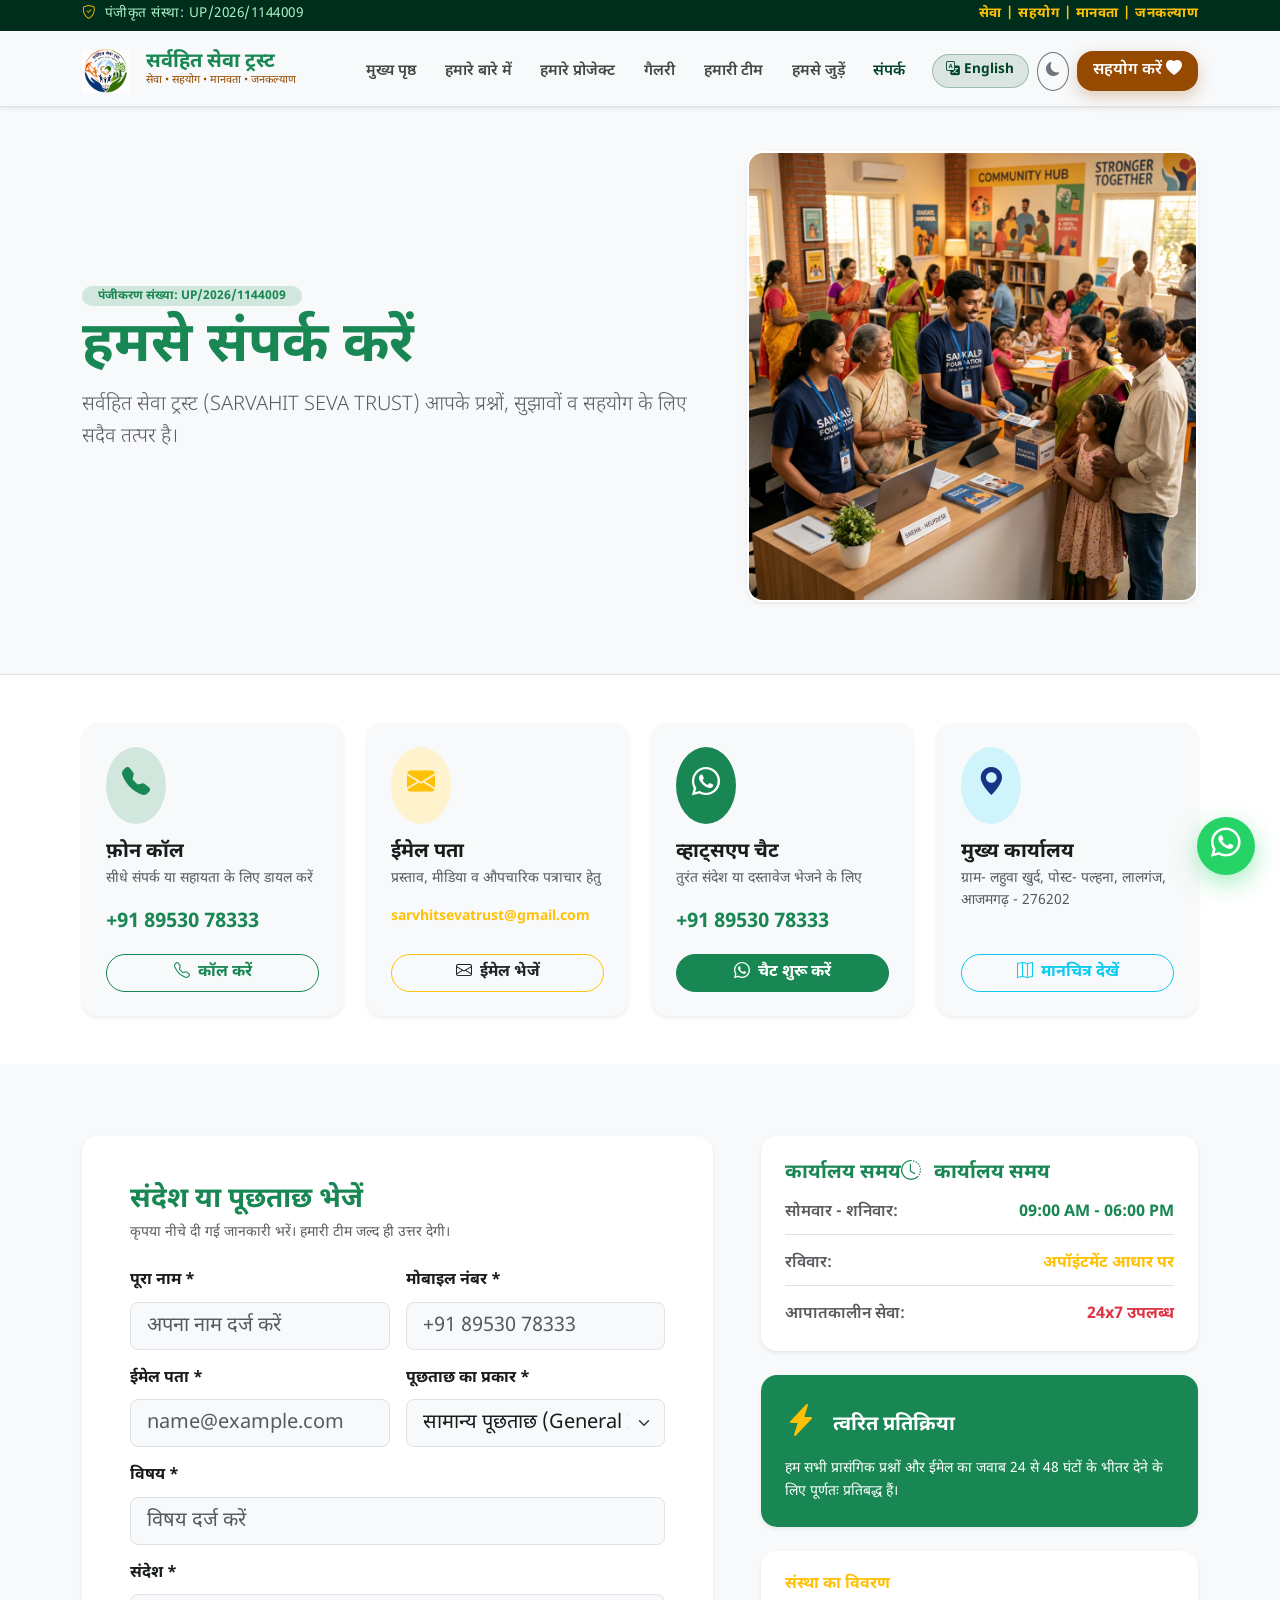
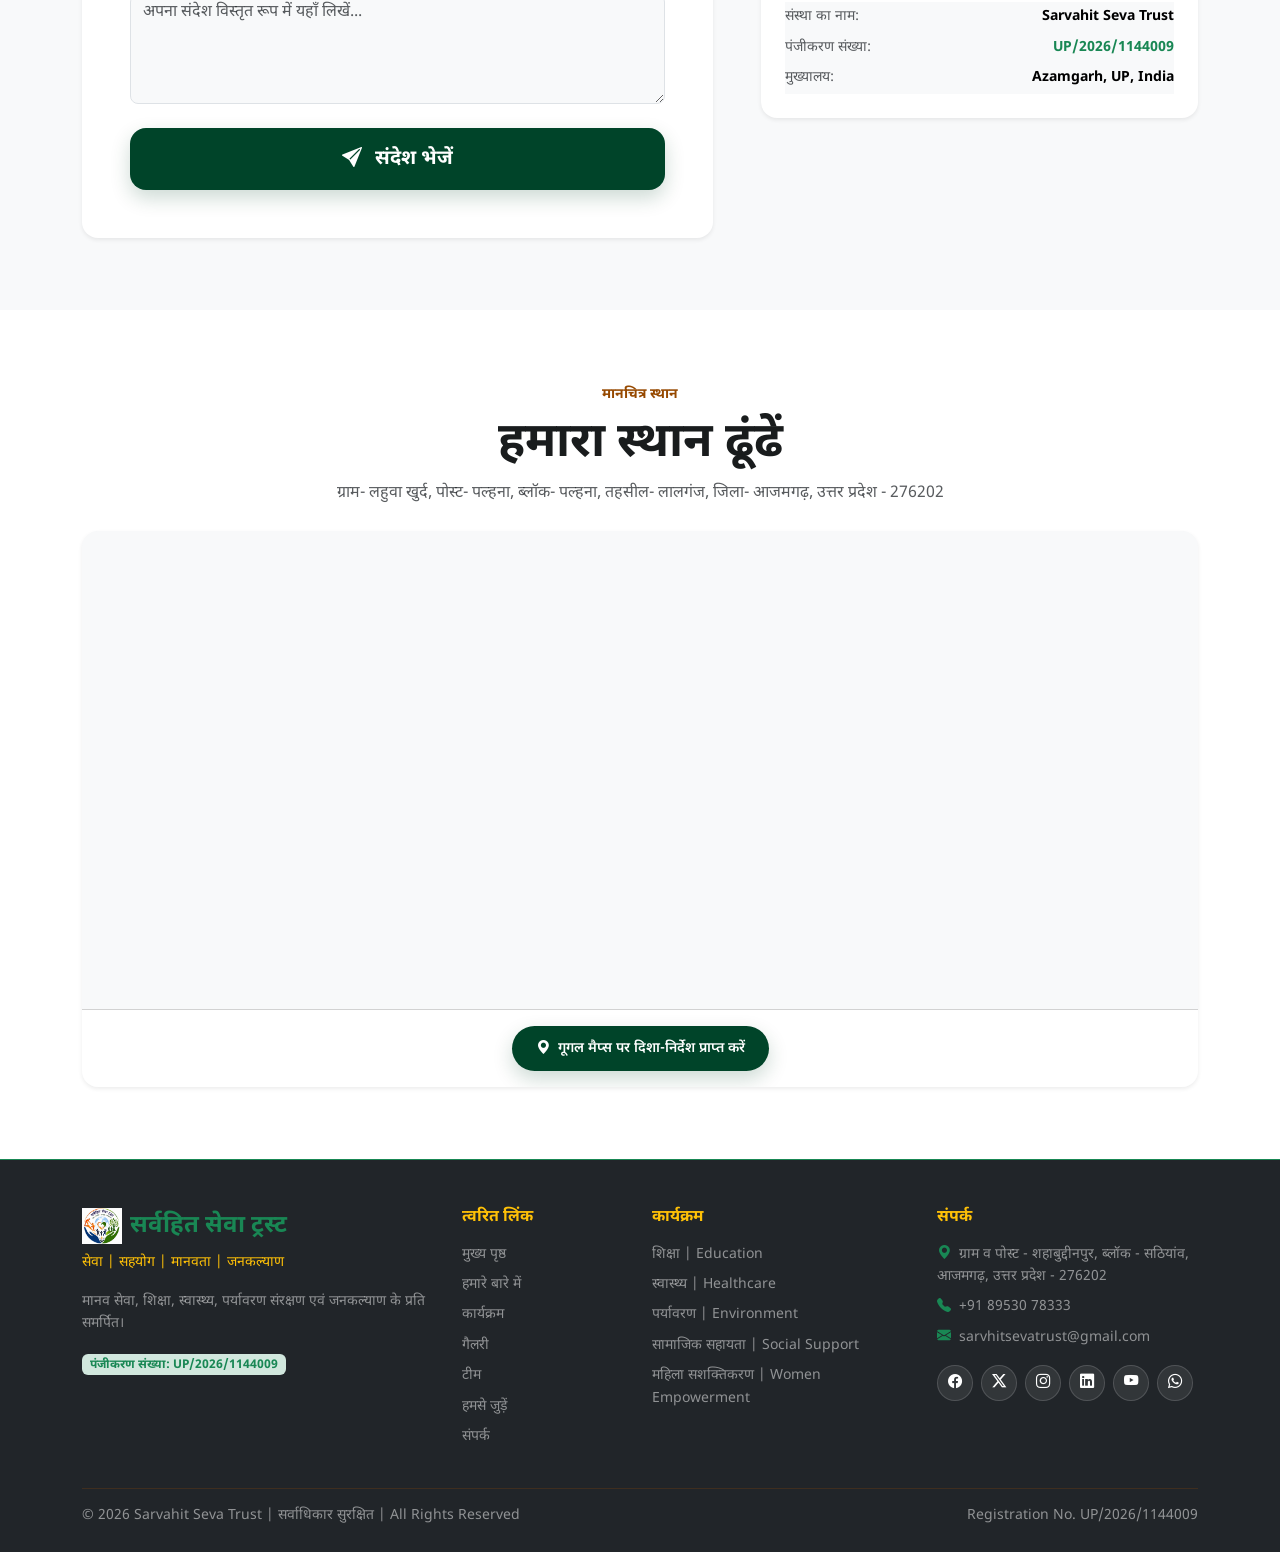
<file: contact.html>
<!DOCTYPE html>
<html lang="hi" data-bs-theme="light" class="scroll-smooth">
<head>
  <meta charset="utf-8"/>
  <meta name="viewport" content="width=device-width, initial-scale=1.0"/>
  <title>संपर्क करें | Contact Us Today - Sarvahit Seva Trust</title>
  <meta name="description" content="सर्वहित सेवा ट्रस्ट से संपर्क करें। फ़ोन: +91 89530 78333, पता: शहाबुद्दीनपुर, आजमगढ़ UP 276202। Contact Sarvahit Seva Trust (Reg UP/2026/1144009)."/>
  <meta name="keywords" content="Sarvahit Seva Trust Contact, NGO Azamgarh Address, Sarvahit Phone Number, Sarvahit Email, Azamgarh NGO Office"/>
  <link rel="canonical" href="https://sarvahitsevatrust.com/contact.html"/>

  <!-- Geographic / Local SEO Meta Tags (GEO) -->
  <meta name="geo.region" content="IN-UP"/>
  <meta name="geo.placename" content="Azamgarh"/>
  <meta name="geo.position" content="25.8647;82.9556"/>
  <meta name="ICBM" content="25.8647, 82.9556"/>

  <!-- LLMs & AI Search Engine Optimization (GEO) -->
  <link rel="alternate" type="text/markdown" href="llms.txt" title="LLM Summary"/>
  <link rel="alternate" type="text/markdown" href="llms-full.txt" title="LLM Full Context"/>

  <!-- Favicon & Touch Icons -->
  <link rel="icon" type="image/png" href="assets/images/logo.png"/>
  <link rel="apple-touch-icon" href="assets/images/logo.png"/>

  <!-- Open Graph / Facebook -->
  <meta property="og:type" content="website"/>
  <meta property="og:url" content="https://sarvahitsevatrust.com/contact.html"/>
  <meta property="og:title" content="संपर्क करें | Contact Us - Sarvahit Seva Trust"/>
  <meta property="og:description" content="सर्वहित सेवा ट्रस्ट से संपर्क करें। फ़ोन: +91 89530 78333, पता: शहाबुद्दीनपुर, आजमगढ़ UP 276202।"/>
  <meta property="og:image" content="https://sarvahitsevatrust.com/assets/images/logo.png"/>

  <!-- Twitter / X Cards -->
  <meta name="twitter:card" content="summary"/>
  <meta name="twitter:title" content="संपर्क करें | Contact Us - Sarvahit Seva Trust"/>
  <meta name="twitter:description" content="सर्वहित सेवा ट्रस्ट से संपर्क करें। फ़ोन: +91 89530 78333, पता: शहाबुद्दीनपुर, आजमगढ़ UP 276202।"/>
  <meta name="twitter:image" content="https://sarvahitsevatrust.com/assets/images/logo.png"/>

  <!-- Google Fonts & Bootstrap Icons -->
  <link rel="preconnect" href="https://fonts.googleapis.com"/>
  <link rel="preconnect" href="https://fonts.gstatic.com" crossorigin=""/>
  <link href="https://fonts.googleapis.com/css2?family=Be+Vietnam+Pro:wght@400;500;600;700&family=Noto+Sans+Devanagari:wght@400;500;600;700&display=swap" rel="stylesheet"/>
  <link href="https://cdn.jsdelivr.net/npm/bootstrap-icons@1.11.3/font/bootstrap-icons.min.css" rel="stylesheet"/>

  <!-- Bootstrap 5 CSS Framework -->
  <link href="https://cdn.jsdelivr.net/npm/bootstrap@5.3.3/dist/css/bootstrap.min.css" rel="stylesheet"/>

  <!-- Custom Stylesheets -->
  <link rel="stylesheet" href="assets/css/main.css"/>
  <link rel="stylesheet" href="assets/css/components.css"/>
  <link rel="stylesheet" href="assets/css/animations.css"/>

  <!-- Organization Contact Schema -->
  <script type="application/ld+json">
  {
    "@context": "https://schema.org",
    "@type": "ContactPage",
    "name": "Contact Sarvahit Seva Trust",
    "url": "https://sarvahitsevatrust.com/contact.html",
    "mainEntity": {
      "@type": "NGO",
      "name": "Sarvahit Seva Trust",
      "alternateName": "सर्वहित सेवा ट्रस्ट",
      "identifier": "UP/2026/1144009",
      "telephone": "+91-8953078333",
      "email": "sarvhitsevatrust@gmail.com",
      "address": {
        "@type": "PostalAddress",
        "streetAddress": "Gram Post - Shahabuddinpur, Block - Sathiaon",
        "addressLocality": "Azamgarh",
        "addressRegion": "Uttar Pradesh",
        "postalCode": "276202",
        "addressCountry": "IN"
      },
      "geo": {
        "@type": "GeoCoordinates",
        "latitude": 26.0500,
        "longitude": 83.2500
      }
    }
  }
  </script>
</head>
<body>

  <!-- SLIM TOP INFORMATION BAR -->
  <div class="top-info-bar py-1 border-bottom border-dark border-opacity-25">
    <div class="container d-flex justify-content-between align-items-center flex-wrap gap-2">
      <div class="d-flex align-items-center gap-2">
        <i class="bi bi-shield-check text-warning"></i>
        <span data-hi="पंजीकृत संस्था: UP/2026/1144009" data-en="Registered Organization: UP/2026/1144009">पंजीकृत संस्था: UP/2026/1144009</span>
      </div>
      <div class="fw-bold font-motto text-warning" data-hi="सेवा | सहयोग | मानवता | जनकल्याण" data-en="Service | Cooperation | Humanity | Public Welfare">
        सेवा | सहयोग | मानवता | जनकल्याण
      </div>
    </div>
  </div>

  <!-- STICKY NAVBAR HEADER -->
  <nav class="navbar navbar-expand-lg sticky-navbar fixed-top bg-body-tertiary bg-opacity-90 backdrop-blur border-bottom shadow-sm">
    <div class="container">
      <a class="navbar-brand d-flex align-items-center gap-3" href="index.html">
        <img src="assets/images/logo.png" alt="Sarvahit Seva Trust Logo" class="brand-logo-img"/>
        <div class="d-flex flex-column">
          <span class="fw-bold text-success fs-5 lh-1" data-hi="सर्वहित सेवा ट्रस्ट" data-en="SARVAHIT SEVA TRUST">सर्वहित सेवा ट्रस्ट</span>
          <span class="text-secondary font-motto fs-11" data-hi="सेवा • सहयोग • मानवता • जनकल्याण" data-en="Service • Cooperation • Humanity">सेवा • सहयोग • मानवता • जनकल्याण</span>
        </div>
      </a>

      <button class="navbar-toggler" type="button" data-bs-toggle="collapse" data-bs-target="#navbarPortal" aria-controls="navbarPortal" aria-expanded="false" aria-label="Toggle navigation">
        <span class="navbar-toggler-icon"></span>
      </button>

      <div class="collapse navbar-collapse" id="navbarPortal">
        <ul class="navbar-nav ms-auto gap-lg-2 fw-semibold">
          <li class="nav-item"><a class="nav-link" href="index.html" data-hi="मुख्य पृष्ठ" data-en="Home">मुख्य पृष्ठ</a></li>
          <li class="nav-item"><a class="nav-link" href="about.html" data-hi="हमारे बारे में" data-en="About Us">हमारे बारे में</a></li>
          <li class="nav-item"><a class="nav-link" href="projects.html" data-hi="हमारे प्रोजेक्ट" data-en="Projects">हमारे प्रोजेक्ट</a></li>
          <li class="nav-item"><a class="nav-link" href="gallery.html" data-hi="गैलरी" data-en="Gallery">गैलरी</a></li>
          <li class="nav-item"><a class="nav-link" href="team.html" data-hi="हमारी टीम" data-en="Our Team">हमारी टीम</a></li>
          <li class="nav-item"><a class="nav-link" href="volunteer.html" data-hi="हमसे जुड़ें" data-en="Volunteer">हमसे जुड़ें</a></li>
          <li class="nav-item"><a class="nav-link active text-success" href="contact.html" data-hi="संपर्क" data-en="Contact">संपर्क</a></li>
        </ul>

        <div class="d-flex align-items-center gap-2 ms-lg-3 mt-3 mt-lg-0">
          <button id="lang-toggle" class="lang-toggle-btn d-flex align-items-center gap-1" title="Switch Language">
            <i class="bi bi-translate"></i>
            <span id="lang-btn-text">English</span>
          </button>

          <button id="dark-mode-toggle" class="btn btn-sm btn-outline-secondary rounded-circle p-2" aria-label="Toggle Dark Mode">
            <i class="bi bi-moon-fill"></i>
          </button>

          <a href="index.html#donate" class="btn btn-trust-secondary d-flex align-items-center gap-1 px-3 py-2">
            <span data-hi="सहयोग करें" data-en="Donate Now">सहयोग करें</span>
            <i class="bi bi-heart-fill"></i>
          </a>
        </div>
      </div>
    </div>
  </nav>

  <!-- HERO SUB-HEADER SECTION -->
  <header class="py-5 mt-5 bg-body-tertiary position-relative overflow-hidden border-bottom">
    <div class="container py-4">
      <div class="row align-items-center g-4">
        <div class="col-lg-7 text-center text-lg-start">
          <span class="badge bg-success-subtle text-success px-3 py-1.5 rounded-pill fw-bold text-uppercase mb-2" data-hi="पंजीकरण संख्या: UP/2026/1144009" data-en="Reg No.: UP/2026/1144009">पंजीकरण संख्या: UP/2026/1144009</span>
          <h1 class="display-4 fw-bold text-success mb-2" data-hi="हमसे संपर्क करें" data-en="Get in Touch With Us">हमसे संपर्क करें</h1>
          <p class="lead text-body-secondary max-w-2xl" data-hi="सर्वहित सेवा ट्रस्ट (SARVAHIT SEVA TRUST) आपके प्रश्नों, सुझावों व सहयोग के लिए सदैव तत्पर है।" data-en="Sarvahit Seva Trust is always available for your inquiries, suggestions, and collaborative support.">
            सर्वहित सेवा ट्रस्ट (SARVAHIT SEVA TRUST) आपके प्रश्नों, सुझावों व सहयोग के लिए सदैव तत्पर है।
          </p>
        </div>
        <div class="col-lg-5 text-center fade-up">
          <img src="assets/images/contact-banner.png" alt="Contact Sarvahit Seva Trust" class="img-fluid rounded-4 shadow-sm border border-2 border-white"/>
        </div>
      </div>
    </div>
  </header>

  <!-- DIRECT QUICK CONTACT CARDS GRID -->
  <section class="py-5 bg-body">
    <div class="container">
      <div class="row g-4">
        <!-- Phone Card -->
        <div class="col-md-6 col-lg-3 fade-up stagger-1">
          <div class="card p-4 rounded-4 shadow-sm border-0 bg-body-tertiary h-100 d-flex flex-column justify-content-between">
            <div>
              <div class="p-3 rounded-circle bg-success-subtle text-success d-inline-flex mb-3">
                <i class="bi bi-telephone-fill fs-3"></i>
              </div>
              <h5 class="fw-bold mb-1" data-hi="फ़ोन कॉल" data-en="Direct Call">फ़ोन कॉल</h5>
              <p class="text-body-secondary small mb-3" data-hi="सीधे संपर्क या सहायता के लिए डायल करें" data-en="Dial for immediate support or inquiry">सीधे संपर्क या सहायता के लिए डायल करें</p>
              <a href="tel:+918953078333" class="fw-bold text-success text-decoration-none fs-5 d-block mb-3">+91 89530 78333</a>
            </div>
            <a href="tel:+918953078333" class="btn btn-outline-success rounded-pill w-100 fw-bold">
              <i class="bi bi-telephone me-1"></i> <span data-hi="कॉल करें" data-en="Call Now">कॉल करें</span>
            </a>
          </div>
        </div>

        <!-- Email Card -->
        <div class="col-md-6 col-lg-3 fade-up stagger-2">
          <div class="card p-4 rounded-4 shadow-sm border-0 bg-body-tertiary h-100 d-flex flex-column justify-content-between">
            <div>
              <div class="p-3 rounded-circle bg-warning-subtle text-warning d-inline-flex mb-3">
                <i class="bi bi-envelope-fill fs-3"></i>
              </div>
              <h5 class="fw-bold mb-1" data-hi="ईमेल पता" data-en="Official Email">ईमेल पता</h5>
              <p class="text-body-secondary small mb-3" data-hi="प्रस्ताव, मीडिया व औपचारिक पत्राचार हेतु" data-en="For proposals, media & formal letters">प्रस्ताव, मीडिया व औपचारिक पत्राचार हेतु</p>
              <a href="mailto:sarvhitsevatrust@gmail.com" class="fw-bold text-warning text-decoration-none small d-block mb-3 text-break">sarvhitsevatrust@gmail.com</a>
            </div>
            <a href="mailto:sarvhitsevatrust@gmail.com" class="btn btn-outline-warning rounded-pill w-100 fw-bold text-dark">
              <i class="bi bi-envelope me-1"></i> <span data-hi="ईमेल भेजें" data-en="Send Email">ईमेल भेजें</span>
            </a>
          </div>
        </div>

        <!-- WhatsApp Card -->
        <div class="col-md-6 col-lg-3 fade-up stagger-3">
          <div class="card p-4 rounded-4 shadow-sm border-0 bg-body-tertiary h-100 d-flex flex-column justify-content-between">
            <div>
              <div class="p-3 rounded-circle bg-success text-white d-inline-flex mb-3">
                <i class="bi bi-whatsapp fs-3"></i>
              </div>
              <h5 class="fw-bold mb-1" data-hi="व्हाट्सएप चैट" data-en="WhatsApp Helpdesk">व्हाट्सएप चैट</h5>
              <p class="text-body-secondary small mb-3" data-hi="तुरंत संदेश या दस्तावेज भेजने के लिए" data-en="Instant message or quick query">तुरंत संदेश या दस्तावेज भेजने के लिए</p>
              <a href="https://wa.me/918953078333" target="_blank" class="fw-bold text-success text-decoration-none fs-5 d-block mb-3">+91 89530 78333</a>
            </div>
            <a href="https://wa.me/918953078333" target="_blank" class="btn btn-success rounded-pill w-100 fw-bold">
              <i class="bi bi-whatsapp me-1"></i> <span data-hi="चैट शुरू करें" data-en="Start Chat">चैट शुरू करें</span>
            </a>
          </div>
        </div>

        <!-- Address Card -->
        <div class="col-md-6 col-lg-3 fade-up stagger-4">
          <div class="card p-4 rounded-4 shadow-sm border-0 bg-body-tertiary h-100 d-flex flex-column justify-content-between">
            <div>
              <div class="p-3 rounded-circle bg-info-subtle text-info d-inline-flex mb-3">
                <i class="bi bi-geo-alt-fill fs-3"></i>
              </div>
              <h5 class="fw-bold mb-1" data-hi="मुख्य कार्यालय" data-en="Registered Office">मुख्य कार्यालय</h5>
              <p class="text-body-secondary small mb-3" data-hi="ग्राम- लहुवा खुर्द, पोस्ट- पल्हना, लालगंज, आजमगढ़ - 276202" data-en="Village Lahua Khurd, Post Palhna, Lalganj, Azamgarh - 276202">
                ग्राम- लहुवा खुर्द, पोस्ट- पल्हना, लालगंज, आजमगढ़ - 276202
              </p>
            </div>
            <a href="#map-section" class="btn btn-outline-info rounded-pill w-100 fw-bold">
              <i class="bi bi-map me-1"></i> <span data-hi="मानचित्र देखें" data-en="View Map">मानचित्र देखें</span>
            </a>
          </div>
        </div>
      </div>
    </div>
  </section>

  <!-- MAIN CONTACT FORM & OFFICE HOURS SECTION -->
  <section class="py-5 bg-body-tertiary">
    <div class="container py-4">
      <div class="row g-5 align-items-start">
        
        <!-- Left Side: Interactive Contact Form -->
        <div class="col-lg-7 fade-up stagger-1">
          <div class="card p-4 p-md-5 rounded-4 shadow-sm border-0 bg-body">
            <h3 class="fw-bold text-success mb-1" data-hi="संदेश या पूछताछ भेजें" data-en="Send Message or Inquiry">संदेश या पूछताछ भेजें</h3>
            <p class="text-body-secondary small mb-4" data-hi="कृपया नीचे दी गई जानकारी भरें। हमारी टीम जल्द ही उत्तर देगी।" data-en="Please provide details below; our team will reply promptly.">
              कृपया नीचे दी गई जानकारी भरें। हमारी टीम जल्द ही उत्तर देगी।
            </p>

            <div id="form-success-alert" class="alert alert-success d-none mb-4 rounded-3 p-3 shadow-sm border-0" role="alert">
              <div class="d-flex align-items-center gap-3">
                <i class="bi bi-check-circle-fill fs-2 text-success"></i>
                <div>
                  <h6 class="fw-bold mb-1" data-hi="संदेश सफलतापूर्वक भेजा गया!" data-en="Message Sent Successfully!">संदेश सफलतापूर्वक भेजा गया!</h6>
                  <p class="mb-0 small" data-hi="धन्यवाद! आपका संदेश प्राप्त हो गया है। सर्वहित सेवा ट्रस्ट की टीम जल्द ही आपसे संपर्क करेगी।" data-en="Thank you! Your message has been received. Our team will contact you shortly.">
                    धन्यवाद! आपका संदेश प्राप्त हो गया है। सर्वहित सेवा ट्रस्ट की टीम जल्द ही आपसे संपर्क करेगी।
                  </p>
                </div>
              </div>
            </div>

            <form id="contact-form">
              <div class="row g-3 mb-3">
                <div class="col-md-6">
                  <label class="form-label fw-bold" data-hi="पूरा नाम *" data-en="Full Name *">पूरा नाम *</label>
                  <input type="text" class="form-control form-control-lg rounded-3" required data-hi="अपना नाम दर्ज करें" data-en="Enter full name" placeholder="अपना नाम दर्ज करें"/>
                </div>
                <div class="col-md-6">
                  <label class="form-label fw-bold" data-hi="मोबाइल नंबर *" data-en="Mobile Number *">मोबाइल नंबर *</label>
                  <input type="tel" class="form-control form-control-lg rounded-3" required data-hi="+91 89530 78333" data-en="+91 89530 78333" placeholder="+91 89530 78333"/>
                </div>
              </div>

              <div class="row g-3 mb-3">
                <div class="col-md-6">
                  <label class="form-label fw-bold" data-hi="ईमेल पता *" data-en="Email Address *">ईमेल पता *</label>
                  <input type="email" class="form-control form-control-lg rounded-3" required data-hi="name@example.com" data-en="name@example.com" placeholder="name@example.com"/>
                </div>
                <div class="col-md-6">
                  <label class="form-label fw-bold" data-hi="पूछताछ का प्रकार *" data-en="Inquiry Category *">पूछताछ का प्रकार *</label>
                  <select class="form-select form-select-lg rounded-3" required>
                    <option data-hi="सामान्य पूछताछ (General Inquiry)" data-en="General Inquiry">सामान्य पूछताछ (General Inquiry)</option>
                    <option data-hi="सहयोग / दान संबंधी (Donation Support)" data-en="Donation & Support">सहयोग / दान संबंधी (Donation Support)</option>
                    <option data-hi="स्वयंसेवक सहायता (Volunteer Application)" data-en="Volunteer Application">स्वयंसेवक सहायता (Volunteer Application)</option>
                    <option data-hi="मीडिया व साझेदारी (Media & Partnership)" data-en="Media & Partnership">मीडिया व साझेदारी (Media & Partnership)</option>
                  </select>
                </div>
              </div>

              <div class="mb-3">
                <label class="form-label fw-bold" data-hi="विषय *" data-en="Subject *">विषय *</label>
                <input type="text" class="form-control form-control-lg rounded-3" required data-hi="विषय दर्ज करें" data-en="Enter subject" placeholder="विषय दर्ज करें"/>
              </div>

              <div class="mb-4">
                <label class="form-label fw-bold" data-hi="संदेश *" data-en="Message *">संदेश *</label>
                <textarea class="form-control rounded-3" rows="4" required data-hi="अपना संदेश विस्तृत रूप में यहाँ लिखें..." data-en="Write your message details here..." placeholder="अपना संदेश विस्तृत रूप में यहाँ लिखें..."></textarea>
              </div>

              <button type="submit" class="btn btn-trust-primary btn-lg w-100 py-3 fw-bold">
                <i class="bi bi-send-fill me-2"></i>
                <span data-hi="संदेश भेजें" data-en="Send Message">संदेश भेजें</span>
              </button>
            </form>
          </div>
        </div>

        <!-- Right Side: Working Hours & Office Information -->
        <div class="col-lg-5 fade-up stagger-2">
          <!-- Working Hours Card -->
          <div class="card p-4 rounded-4 shadow-sm border-0 bg-body mb-4">
            <h5 class="fw-bold text-success mb-3" data-hi="कार्यालय समय" data-en="Office Working Hours">
              <i class="bi bi-clock-history me-2"></i>
              <span data-hi="कार्यालय समय" data-en="Office Working Hours">कार्यालय समय</span>
            </h5>
            
            <ul class="list-unstyled d-flex flex-column gap-3 mb-0">
              <li class="d-flex justify-content-between pb-2 border-bottom">
                <span class="fw-semibold text-body-secondary" data-hi="सोमवार - शनिवार:" data-en="Monday - Saturday:">सोमवार - शनिवार:</span>
                <span class="fw-bold text-success">09:00 AM - 06:00 PM</span>
              </li>
              <li class="d-flex justify-content-between pb-2 border-bottom">
                <span class="fw-semibold text-body-secondary" data-hi="रविवार:" data-en="Sunday:">रविवार:</span>
                <span class="fw-bold text-warning" data-hi="अपॉइंटमेंट आधार पर" data-en="By Appointment Only">अपॉइंटमेंट आधार पर</span>
              </li>
              <li class="d-flex justify-content-between">
                <span class="fw-semibold text-body-secondary" data-hi="आपातकालीन सेवा:" data-en="Emergency Support:">आपातकालीन सेवा:</span>
                <span class="fw-bold text-danger" data-hi="24x7 उपलब्ध" data-en="24x7 Available">24x7 उपलब्ध</span>
              </li>
            </ul>
          </div>

          <!-- Response Commitment Card -->
          <div class="card p-4 rounded-4 shadow-sm border-0 bg-success text-white mb-4">
            <div class="d-flex align-items-center gap-3 mb-2">
              <i class="bi bi-lightning-charge-fill fs-2 text-warning"></i>
              <h5 class="fw-bold mb-0" data-hi="त्वरित प्रतिक्रिया" data-en="Quick Response">त्वरित प्रतिक्रिया</h5>
            </div>
            <p class="small mb-0 opacity-90" data-hi="हम सभी प्रासंगिक प्रश्नों और ईमेल का जवाब 24 से 48 घंटों के भीतर देने के लिए पूर्णतः प्रतिबद्ध हैं।" data-en="We are committed to responding to all legitimate inquiries and emails within 24 to 48 hours.">
              हम सभी प्रासंगिक प्रश्नों और ईमेल का जवाब 24 से 48 घंटों के भीतर देने के लिए पूर्णतः प्रतिबद्ध हैं।
            </p>
          </div>

          <!-- Registered NGO Info Box -->
          <div class="card p-4 rounded-4 shadow-sm border-0 bg-body">
            <h6 class="fw-bold text-warning mb-2" data-hi="संस्था का विवरण" data-en="Organization Details">संस्था का विवरण</h6>
            <table class="table table-borderless table-sm mb-0 small">
              <tbody>
                <tr>
                  <td class="text-body-secondary ps-0" data-hi="संस्था का नाम:" data-en="Name:">संस्था का नाम:</td>
                  <td class="fw-bold text-end pe-0">Sarvahit Seva Trust</td>
                </tr>
                <tr>
                  <td class="text-body-secondary ps-0" data-hi="पंजीकरण संख्या:" data-en="Reg No.:">पंजीकरण संख्या:</td>
                  <td class="fw-bold text-success text-end pe-0">UP/2026/1144009</td>
                </tr>
                <tr>
                  <td class="text-body-secondary ps-0" data-hi="मुख्यालय:" data-en="Headquarters:">मुख्यालय:</td>
                  <td class="fw-bold text-end pe-0">Azamgarh, UP, India</td>
                </tr>
              </tbody>
            </table>
          </div>
        </div>

      </div>
    </div>
  </section>

  <!-- LOCATION MAP SECTION -->
  <section class="py-5 bg-body" id="map-section">
    <div class="container py-4">
      <div class="text-center max-w-2xl mx-auto mb-4 fade-up">
        <span class="text-secondary fw-bold text-uppercase tracking-wider small" data-hi="मानचित्र स्थान" data-en="MAP LOCATION">मानचित्र स्थान</span>
        <h2 class="display-5 fw-bold mt-2" data-hi="हमारा स्थान ढूंढें" data-en="Find Our Location">हमारा स्थान ढूंढें</h2>
        <p class="text-body-secondary" data-hi="ग्राम- लहुवा खुर्द, पोस्ट- पल्हना, ब्लॉक- पल्हना, तहसील- लालगंज, जिला- आजमगढ़, उत्तर प्रदेश - 276202" data-en="Gram Lahua Khurd, Post Palhna, Tehsil Lalganj, Azamgarh, Uttar Pradesh - 276202">
          ग्राम- लहुवा खुर्द, पोस्ट- पल्हना, ब्लॉक- पल्हना, तहसील- लालगंज, जिला- आजमगढ़, उत्तर प्रदेश - 276202
        </p>
      </div>

      <div class="card rounded-4 border-0 shadow-sm overflow-hidden fade-up">
        <div class="ratio ratio-21x9 min-h-380">
          <iframe 
            src="https://www.google.com/maps/embed?pb=!1m18!1m12!1m3!1d115160.77257973059!2d82.9000!3d25.9000!2m3!1f0!2f0!3f0!3m2!1i1024!2i768!4f13.1!3m3!1m2!1s0x399047bf1b2a95e3%3A0x89e5a1b32d207!2sLalganj%2C%20Azamgarh%2C%20Uttar%20Pradesh!5e0!3m2!1sen!2sin!4v1700000000000!5m2!1sen!2sin" 
            class="border-0" 
            allowfullscreen="" 
            loading="lazy" 
            referrerpolicy="no-referrer-when-downgrade"
            title="Sarvahit Seva Trust Location Map">
          </iframe>
        </div>
        <div class="card-footer bg-body p-3 text-center">
          <a href="https://maps.google.com/?q=Lalganj+Azamgarh+Uttar+Pradesh" target="_blank" class="btn btn-trust-primary btn-sm rounded-pill px-4">
            <i class="bi bi-geo-alt-fill me-1"></i>
            <span data-hi="गूगल मैप्स पर दिशा-निर्देश प्राप्त करें" data-en="Get Directions on Google Maps">गूगल मैप्स पर दिशा-निर्देश प्राप्त करें</span>
          </a>
        </div>
      </div>
    </div>
  </section>

  <!-- FOOTER -->
  <footer class="bg-dark text-white pt-5 pb-4 border-top border-success">
    <div class="container">
      <div class="row g-4 mb-4">
        <div class="col-lg-4">
          <div class="d-flex align-items-center gap-2 mb-2">
            <img src="assets/images/logo.png" alt="Logo" class="h-36 object-fit-contain"/>
            <h4 class="fw-bold text-success mb-0" data-hi="सर्वहित सेवा ट्रस्ट" data-en="SARVAHIT SEVA TRUST">सर्वहित सेवा ट्रस्ट</h4>
          </div>
          <p class="text-warning font-motto small mb-3" data-hi="सेवा | सहयोग | मानवता | जनकल्याण" data-en="Service | Cooperation | Humanity | Public Welfare">सेवा | सहयोग | मानवता | जनकल्याण</p>
          <p class="text-white-50 small mb-3" data-hi="मानव सेवा, शिक्षा, स्वास्थ्य, पर्यावरण संरक्षण एवं जनकल्याण के प्रति समर्पित।" data-en="Dedicated to human service, education, healthcare, environment protection and public welfare.">
            मानव सेवा, शिक्षा, स्वास्थ्य, पर्यावरण संरक्षण एवं जनकल्याण के प्रति समर्पित।
          </p>
          <small class="badge bg-success-subtle text-success" data-hi="पंजीकरण संख्या: UP/2026/1144009" data-en="Registration No: UP/2026/1144009">पंजीकरण संख्या: UP/2026/1144009</small>
        </div>

        <div class="col-6 col-lg-2">
          <h6 class="fw-bold text-warning mb-3" data-hi="त्वरित लिंक" data-en="Quick Links">त्वरित लिंक</h6>
          <ul class="list-unstyled d-flex flex-column gap-2 small text-white-50">
            <li><a href="index.html" class="text-white-50 text-decoration-none hover-text-white" data-hi="मुख्य पृष्ठ" data-en="Home">मुख्य पृष्ठ</a></li>
            <li><a href="about.html" class="text-white-50 text-decoration-none hover-text-white" data-hi="हमारे बारे में" data-en="About Us">हमारे बारे में</a></li>
            <li><a href="projects.html" class="text-white-50 text-decoration-none hover-text-white" data-hi="कार्यक्रम" data-en="Programs">कार्यक्रम</a></li>
            <li><a href="gallery.html" class="text-white-50 text-decoration-none hover-text-white" data-hi="गैलरी" data-en="Gallery">गैलरी</a></li>
            <li><a href="team.html" class="text-white-50 text-decoration-none hover-text-white" data-hi="टीम" data-en="Team">टीम</a></li>
            <li><a href="volunteer.html" class="text-white-50 text-decoration-none hover-text-white" data-hi="हमसे जुड़ें" data-en="Volunteer">हमसे जुड़ें</a></li>
            <li><a href="contact.html" class="text-white-50 text-decoration-none hover-text-white" data-hi="संपर्क" data-en="Contact">संपर्क</a></li>
          </ul>
        </div>

        <div class="col-6 col-lg-3">
          <h6 class="fw-bold text-warning mb-3" data-hi="कार्यक्रम" data-en="Programs">कार्यक्रम</h6>
          <ul class="list-unstyled d-flex flex-column gap-2 small text-white-50">
            <li data-hi="शिक्षा | Education" data-en="Education">शिक्षा</li>
            <li data-hi="स्वास्थ्य | Healthcare" data-en="Healthcare">स्वास्थ्य</li>
            <li data-hi="पर्यावरण | Environment" data-en="Environment">पर्यावरण</li>
            <li data-hi="सामाजिक सहायता | Social Support" data-en="Social Support">सामाजिक सहायता</li>
            <li data-hi="महिला सशक्तिकरण | Women Empowerment" data-en="Women Empowerment">महिला सशक्तिकरण</li>
          </ul>
        </div>

        <div class="col-lg-3">
          <h6 class="fw-bold text-warning mb-3" data-hi="संपर्क" data-en="Contact Us">संपर्क</h6>
          <address class="text-white-50 small mb-2 fst-normal">
            <i class="bi bi-geo-alt-fill me-2 text-success"></i>ग्राम व पोस्ट - शहाबुद्दीनपुर, ब्लॉक - सठियांव, आजमगढ़, उत्तर प्रदेश - 276202
          </address>
          <p class="text-white-50 small mb-2"><i class="bi bi-telephone-fill me-2 text-success"></i><a href="tel:+918953078333" class="text-white-50 text-decoration-none">+91 89530 78333</a></p>
          <p class="text-white-50 small mb-3"><i class="bi bi-envelope-fill me-2 text-success"></i><a href="mailto:sarvhitsevatrust&#64;gmail&#46;com" class="text-white-50 text-decoration-none">sarvhitsevatrust&#64;gmail&#46;com</a></p>
          <div class="d-flex flex-wrap gap-2">
            <a href="https://facebook.com" target="_blank" rel="noopener noreferrer" class="social-icon-btn btn-fb" title="Facebook"><i class="bi bi-facebook"></i></a>
            <a href="https://twitter.com" target="_blank" rel="noopener noreferrer" class="social-icon-btn btn-x" title="X / Twitter"><i class="bi bi-twitter-x"></i></a>
            <a href="https://instagram.com" target="_blank" rel="noopener noreferrer" class="social-icon-btn btn-ig" title="Instagram"><i class="bi bi-instagram"></i></a>
            <a href="https://linkedin.com" target="_blank" rel="noopener noreferrer" class="social-icon-btn btn-li" title="LinkedIn"><i class="bi bi-linkedin"></i></a>
            <a href="https://youtube.com" target="_blank" rel="noopener noreferrer" class="social-icon-btn btn-yt" title="YouTube"><i class="bi bi-youtube"></i></a>
            <a href="https://wa.me/918953078333" target="_blank" rel="noopener noreferrer" class="social-icon-btn btn-wa" title="WhatsApp"><i class="bi bi-whatsapp"></i></a>
          </div>
        </div>
      </div>

      <hr class="border-secondary"/>

      <div class="d-flex flex-column flex-md-row justify-content-between align-items-center gap-2 small text-white-50">
        <div>
          © 2026 Sarvahit Seva Trust | सर्वाधिकार सुरक्षित | All Rights Reserved
        </div>
        <div>
          Registration No. UP/2026/1144009
        </div>
      </div>
    </div>
  </footer>

  <!-- FLOATING WHATSAPP BUTTON -->
  <a href="https://wa.me/918953078333?text=नमस्ते%2C%20मैं%20सर्वहित%20सेवा%20ट्रस्ट%20के%20बारे%20में%20अधिक%20जानकारी%20प्राप्त%20करना%20चाहता%2Fचाहती%20हूँ।" target="_blank" class="btn-whatsapp-float" title="WhatsApp पर संपर्क करें | Contact Us on WhatsApp">
    <i class="bi bi-whatsapp"></i>
  </a>

  <!-- BACK TO TOP BUTTON -->
  <button id="back-to-top" class="btn-back-to-top" title="Back to Top">
    <i class="bi bi-arrow-up"></i>
  </button>

  <!-- Bootstrap 5 JS Bundle -->
  <script src="https://cdn.jsdelivr.net/npm/bootstrap@5.3.3/dist/js/bootstrap.bundle.min.js"></script>
  <!-- Custom Script -->
  <script src="assets/js/app.js"></script>
</body>
</html>
</file>
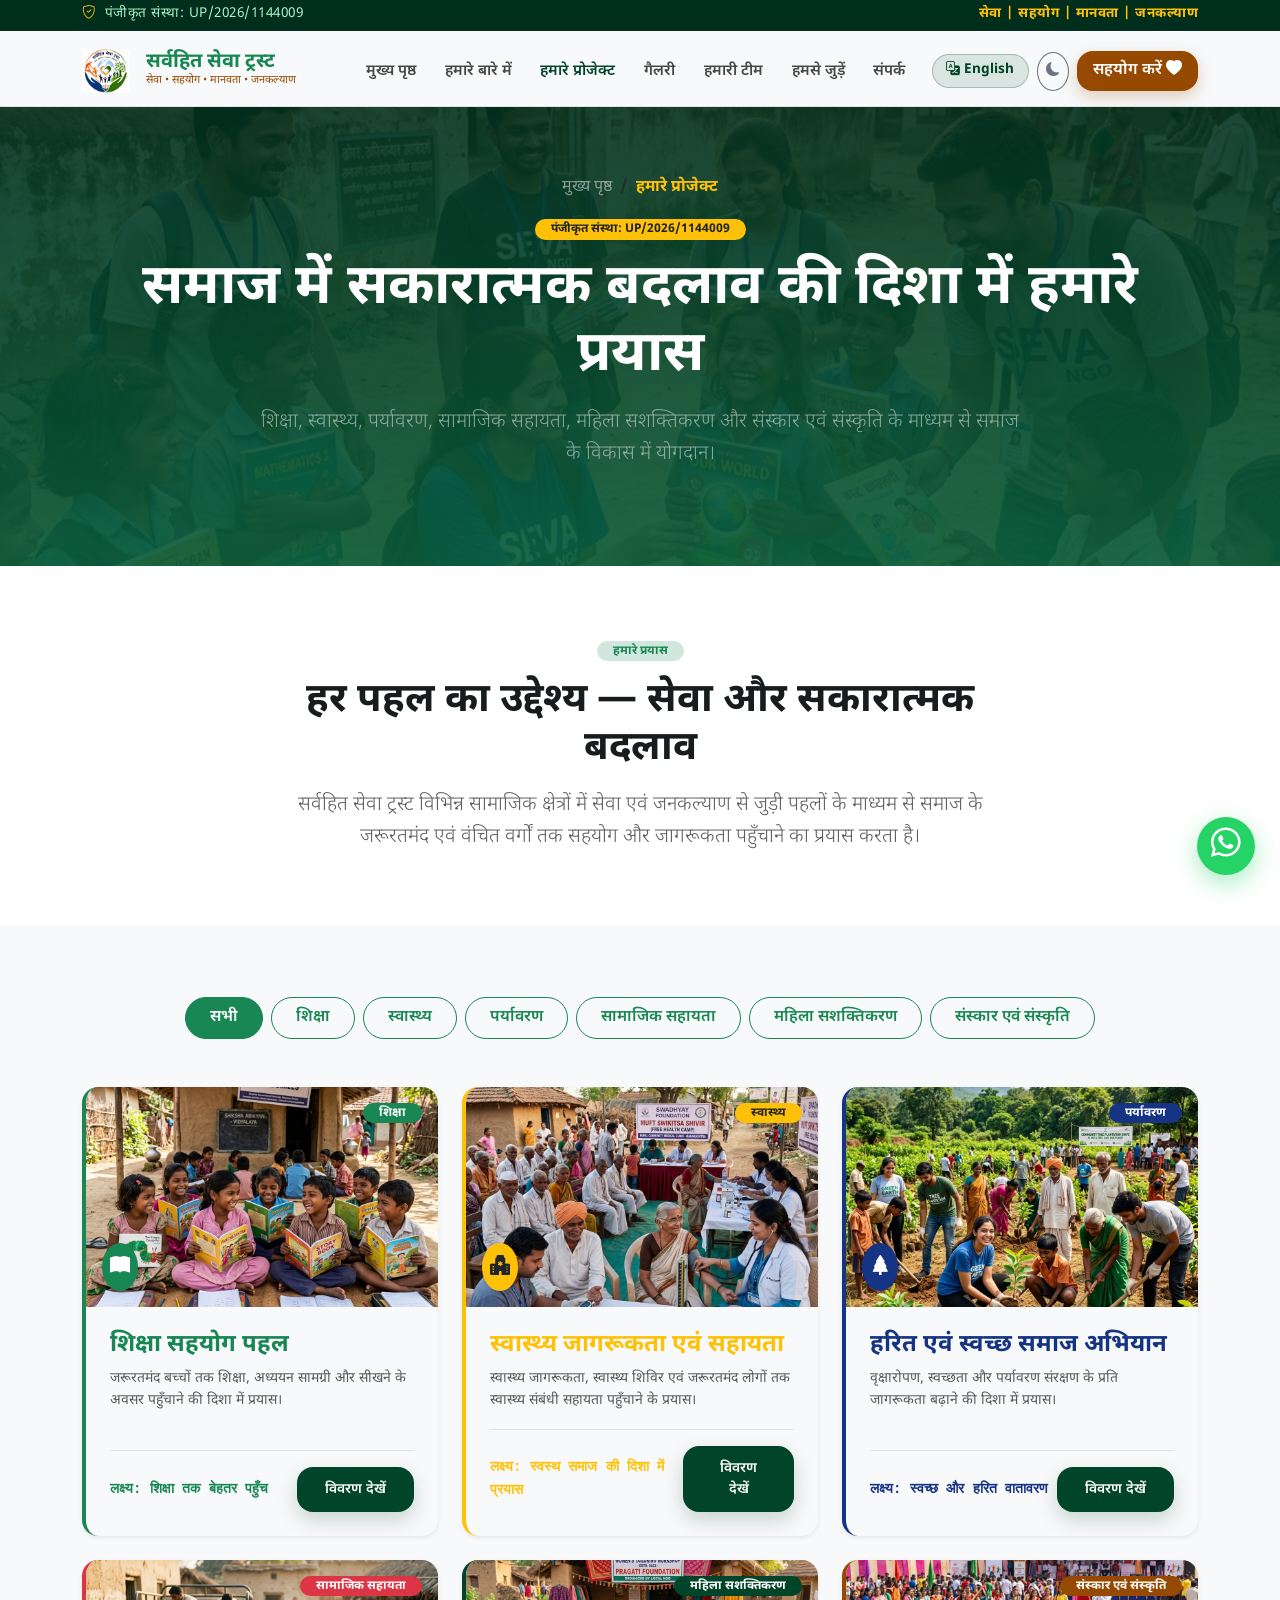
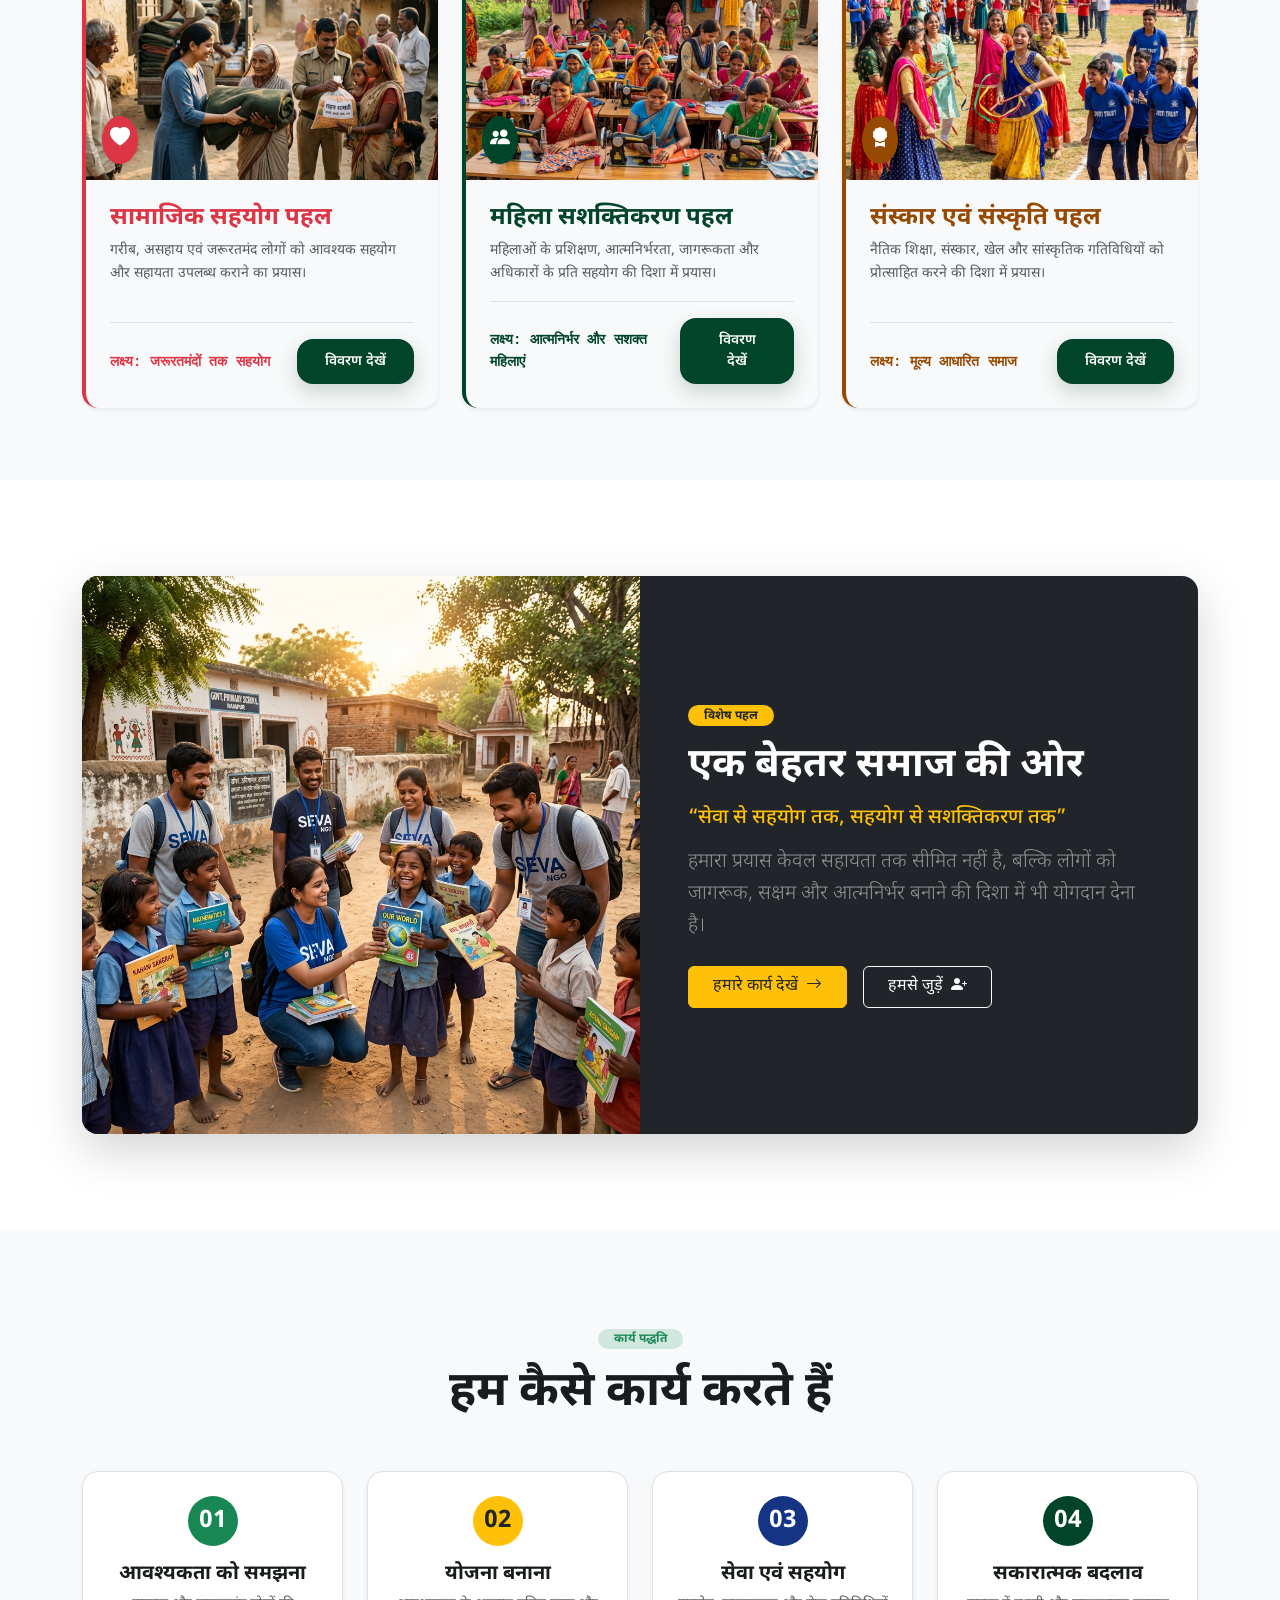
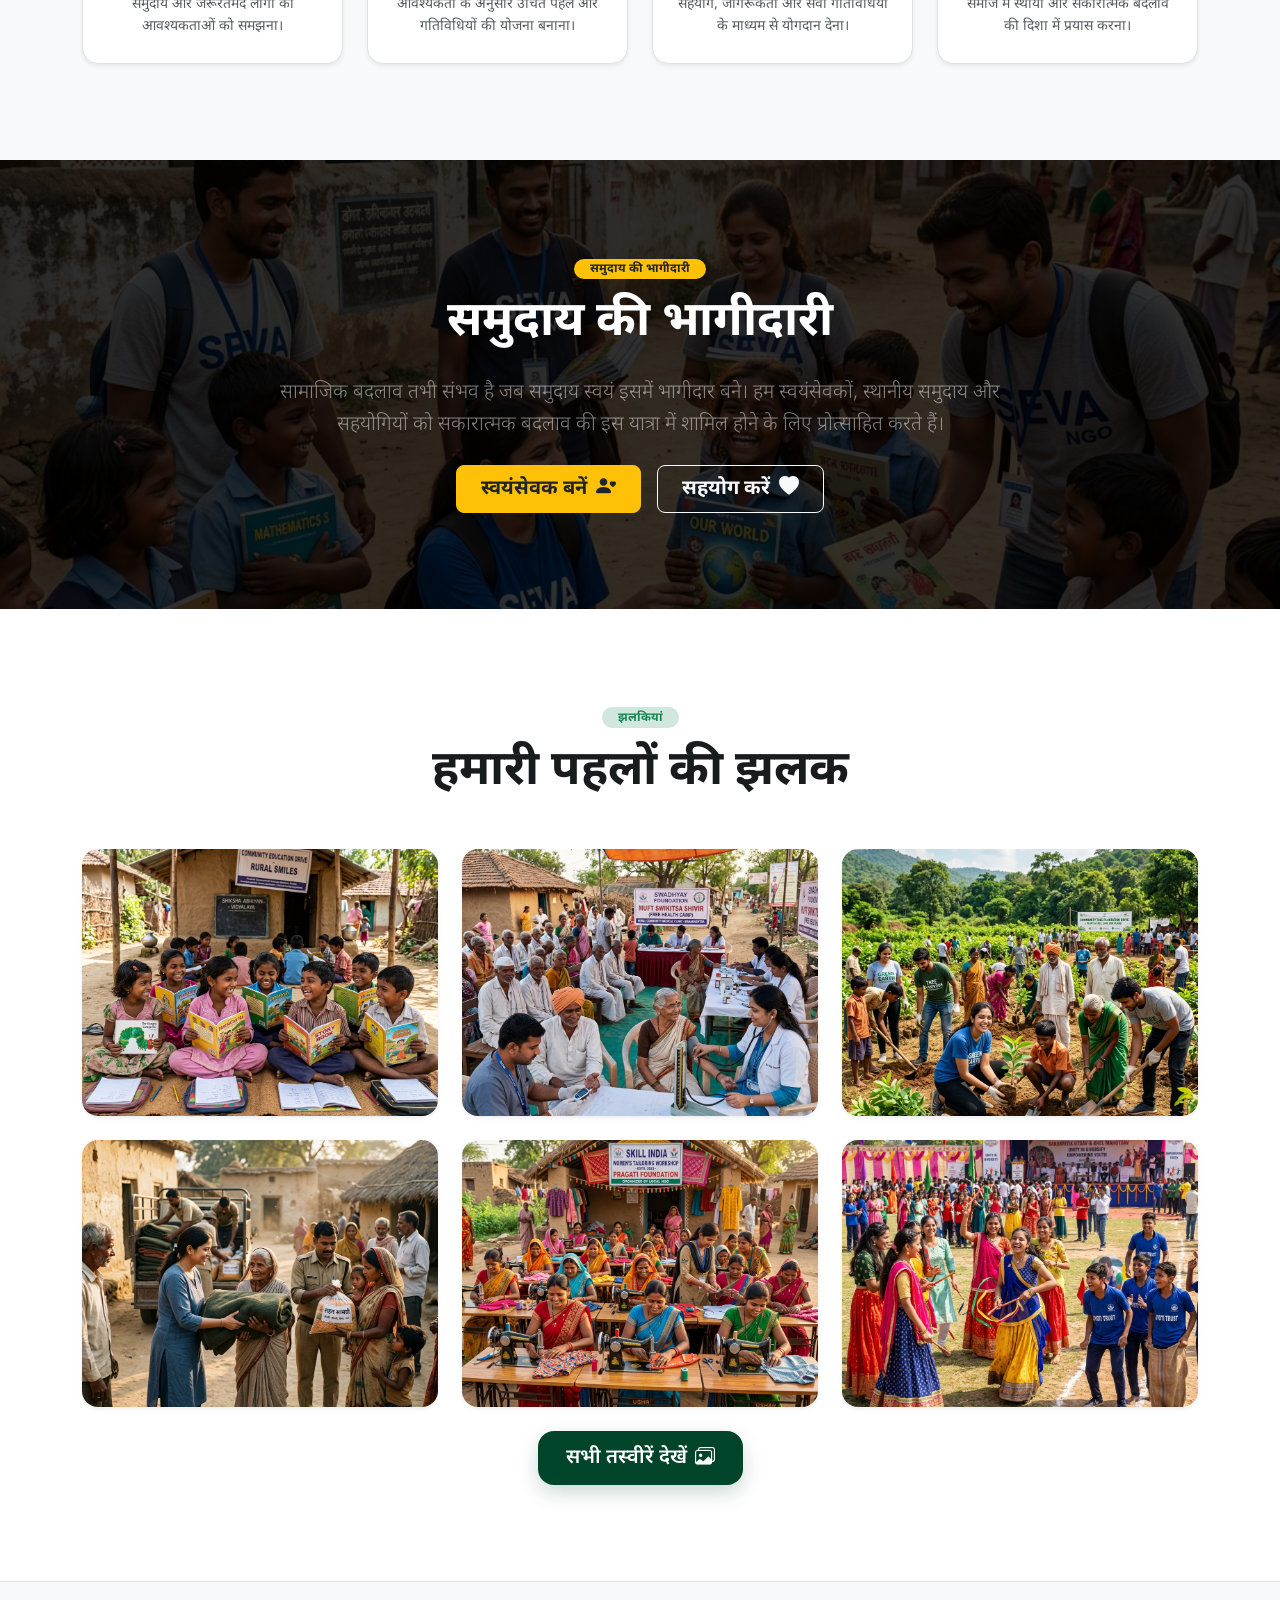
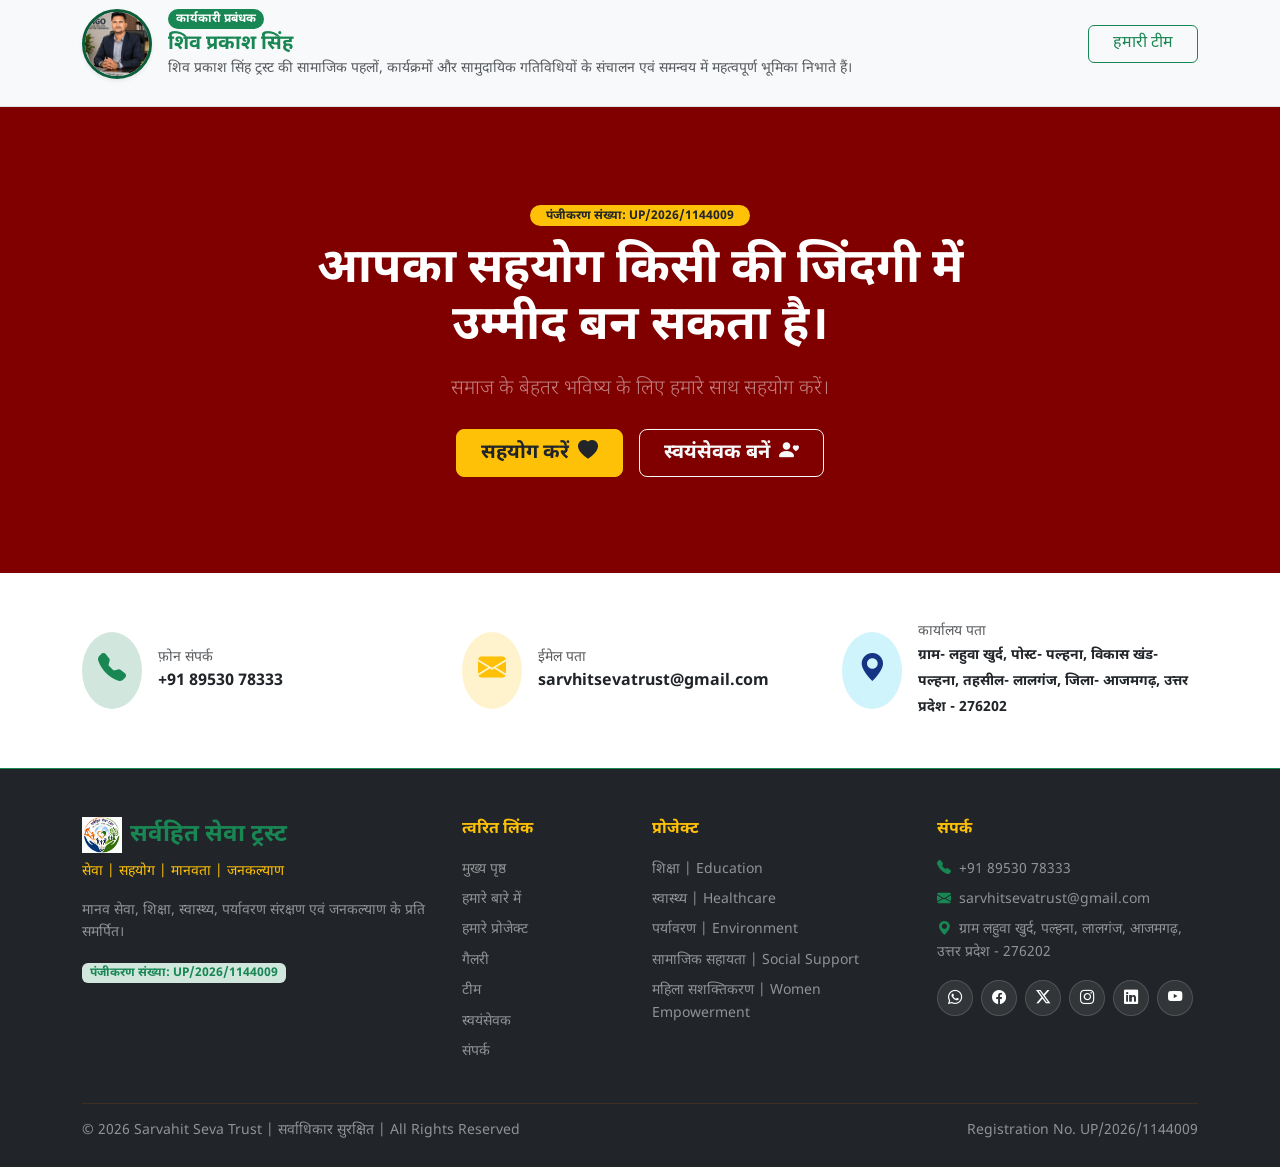
<file: projects.html>
<!DOCTYPE html>
<html lang="hi" data-bs-theme="light" class="scroll-smooth">
<head>
  <meta charset="utf-8"/>
  <meta name="viewport" content="width=device-width, initial-scale=1.0"/>
  <title>हमारे प्रोजेक्ट | Our Projects | Sarvahit Seva Trust</title>
  <meta name="description" content="Explore social welfare initiatives of Sarvahit Seva Trust in education, healthcare, environment, social support and women empowerment in India."/>
  <meta name="keywords" content="NGO Projects Azamgarh, Sarvahit Seva Trust Projects, सर्वहित सेवा ट्रस्ट प्रोजेक्ट्स, UP/2026/1144009, Shiv Prakash Singh Executive Manager, Education Healthcare Environment Initiatives"/>
  <link rel="canonical" href="https://sarvahitsevatrust.com/projects.html"/>

  <!-- Geographic / Local SEO Meta Tags (GEO) -->
  <meta name="geo.region" content="IN-UP"/>
  <meta name="geo.placename" content="Azamgarh"/>
  <meta name="geo.position" content="25.8647;82.9556"/>
  <meta name="ICBM" content="25.8647, 82.9556"/>

  <!-- LLMs & AI Search Engine Optimization (GEO) -->
  <link rel="alternate" type="text/markdown" href="llms.txt" title="LLM Summary"/>
  <link rel="alternate" type="text/markdown" href="llms-full.txt" title="LLM Full Context"/>

  <!-- Favicon & Touch Icons -->
  <link rel="icon" type="image/png" href="assets/images/logo.png"/>
  <link rel="apple-touch-icon" href="assets/images/logo.png"/>

  <!-- Open Graph Meta Tags -->
  <meta property="og:site_name" content="Sarvahit Seva Trust"/>
  <meta property="og:title" content="हमारे प्रोजेक्ट | Our Projects | Sarvahit Seva Trust"/>
  <meta property="og:description" content="Dedicated to Service, Cooperation, Humanity and Public Welfare. Registration No. UP/2026/1144009."/>
  <meta property="og:type" content="website"/>
  <meta property="og:url" content="https://sarvahitsevatrust.com/projects.html"/>
  <meta property="og:image" content="https://sarvahitsevatrust.com/assets/images/hero-banner.png"/>
  <meta property="og:locale" content="hi_IN"/>

  <!-- Twitter / X Cards -->
  <meta name="twitter:card" content="summary_large_image"/>
  <meta name="twitter:site" content="@sarvahitseva"/>
  <meta name="twitter:title" content="हमारे प्रोजेक्ट | Our Projects | Sarvahit Seva Trust"/>
  <meta name="twitter:description" content="Explore social welfare initiatives in education, healthcare, environment and women empowerment."/>
  <meta name="twitter:image" content="https://sarvahitsevatrust.com/assets/images/hero-banner.png"/>

  <!-- Google Fonts & Bootstrap Icons -->
  <link rel="preconnect" href="https://fonts.googleapis.com"/>
  <link rel="preconnect" href="https://fonts.gstatic.com" crossorigin=""/>
  <link href="https://fonts.googleapis.com/css2?family=Be+Vietnam+Pro:wght@400;500;600;700&family=Noto+Sans+Devanagari:wght@400;500;600;700&display=swap" rel="stylesheet"/>
  <link href="https://cdn.jsdelivr.net/npm/bootstrap-icons@1.11.3/font/bootstrap-icons.min.css" rel="stylesheet"/>

  <!-- Bootstrap 5 CSS Framework -->
  <link href="https://cdn.jsdelivr.net/npm/bootstrap@5.3.3/dist/css/bootstrap.min.css" rel="stylesheet"/>

  <!-- Custom Stylesheets -->
  <link rel="stylesheet" href="assets/css/main.css"/>
  <link rel="stylesheet" href="assets/css/components.css"/>
  <link rel="stylesheet" href="assets/css/animations.css"/>

  <!-- Organization Schema -->
  <script type="application/ld+json">
  {
    "@context": "https://schema.org",
    "@type": ["NGO", "LocalBusiness", "NonprofitOrganization"],
    "@id": "https://sarvahitsevatrust.com/#organization",
    "name": "Sarvahit Seva Trust",
    "alternateName": "सर्वहित सेवा ट्रस्ट",
    "url": "https://sarvahitsevatrust.com/",
    "logo": "https://sarvahitsevatrust.com/assets/images/logo.png",
    "identifier": "UP/2026/1144009",
    "telephone": "+91 89530 78333",
    "email": "sarvhitsevatrust@gmail.com",
    "address": {
      "@type": "PostalAddress",
      "streetAddress": "Gram Lahua Khurd, Post Palhna, Block Palhna, Tehsil Lalganj",
      "addressLocality": "Azamgarh",
      "addressRegion": "Uttar Pradesh",
      "postalCode": "276202",
      "addressCountry": "IN"
    }
  }
  </script>
</head>
<body>

  <!-- 1. SLIM TOP INFORMATION BAR -->
  <div class="top-info-bar py-1 border-bottom border-dark border-opacity-25">
    <div class="container d-flex justify-content-between align-items-center flex-wrap gap-2">
      <div class="d-flex align-items-center gap-2">
        <i class="bi bi-shield-check text-warning"></i>
        <span data-hi="पंजीकृत संस्था: UP/2026/1144009" data-en="Registered Organization: UP/2026/1144009">पंजीकृत संस्था: UP/2026/1144009</span>
      </div>
      <div class="fw-bold font-motto text-warning" data-hi="सेवा | सहयोग | मानवता | जनकल्याण" data-en="Service | Cooperation | Humanity | Public Welfare">
        सेवा | सहयोग | मानवता | जनकल्याण
      </div>
    </div>
  </div>

  <!-- 2. STICKY NAVBAR HEADER -->
  <nav class="navbar navbar-expand-lg sticky-navbar fixed-top bg-body-tertiary bg-opacity-90 backdrop-blur border-bottom">
    <div class="container">
      <a class="navbar-brand d-flex align-items-center gap-3" href="index.html">
        <img src="assets/images/logo.png" alt="Sarvahit Seva Trust Logo" class="brand-logo-img"/>
        <div class="d-flex flex-column">
          <span class="fw-bold text-success fs-5 lh-1" data-hi="सर्वहित सेवा ट्रस्ट" data-en="SARVAHIT SEVA TRUST">सर्वहित सेवा ट्रस्ट</span>
          <span class="text-secondary font-motto" style="font-size: 11px;" data-hi="सेवा • सहयोग • मानवता • जनकल्याण" data-en="Service • Cooperation • Humanity">सेवा • सहयोग • मानवता • जनकल्याण</span>
        </div>
      </a>

      <button class="navbar-toggler" type="button" data-bs-toggle="collapse" data-bs-target="#navbarProjects" aria-controls="navbarProjects" aria-expanded="false" aria-label="Toggle navigation">
        <span class="navbar-toggler-icon"></span>
      </button>

      <div class="collapse navbar-collapse" id="navbarProjects">
        <ul class="navbar-nav ms-auto gap-lg-2 fw-semibold">
          <li class="nav-item"><a class="nav-link" href="index.html" data-hi="मुख्य पृष्ठ" data-en="Home">मुख्य पृष्ठ</a></li>
          <li class="nav-item"><a class="nav-link" href="about.html" data-hi="हमारे बारे में" data-en="About Us">हमारे बारे में</a></li>
          <li class="nav-item"><a class="nav-link active text-success" href="projects.html" data-hi="हमारे प्रोजेक्ट" data-en="Projects">हमारे प्रोजेक्ट</a></li>
          <li class="nav-item"><a class="nav-link" href="gallery.html" data-hi="गैलरी" data-en="Gallery">गैलरी</a></li>
          <li class="nav-item"><a class="nav-link" href="team.html" data-hi="हमारी टीम" data-en="Our Team">हमारी टीम</a></li>
          <li class="nav-item"><a class="nav-link" href="volunteer.html" data-hi="हमसे जुड़ें" data-en="Volunteer">हमसे जुड़ें</a></li>
          <li class="nav-item"><a class="nav-link" href="contact.html" data-hi="संपर्क" data-en="Contact">संपर्क</a></li>
        </ul>

        <div class="d-flex align-items-center gap-2 ms-lg-3 mt-3 mt-lg-0">
          <button id="lang-toggle" class="lang-toggle-btn d-flex align-items-center gap-1" title="Switch Language">
            <i class="bi bi-translate"></i>
            <span id="lang-btn-text">English</span>
          </button>

          <button id="dark-mode-toggle" class="btn btn-sm btn-outline-secondary rounded-circle p-2" aria-label="Toggle Dark Mode">
            <i class="bi bi-moon-fill"></i>
          </button>

          <a class="btn btn-trust-secondary d-flex align-items-center gap-1 px-3 py-2" href="index.html#donate">
            <span data-hi="सहयोग करें" data-en="Donate Now">सहयोग करें</span>
            <i class="bi bi-heart-fill"></i>
          </a>
        </div>
      </div>
    </div>
  </nav>

  <!-- 3. PROJECT HERO BANNER -->
  <section class="position-relative pt-5 pb-5 mt-5 bg-dark text-white overflow-hidden" style="background: linear-gradient(rgba(0, 46, 28, 0.88), rgba(11, 93, 59, 0.92)), url('assets/images/hero-banner.png') center/cover no-repeat;">
    <div class="container py-5 position-relative z-1 text-center">
      <nav aria-label="breadcrumb" class="d-flex justify-content-center mb-3">
        <ol class="breadcrumb mb-0">
          <li class="breadcrumb-item"><a href="index.html" class="text-white-50 text-decoration-none" data-hi="मुख्य पृष्ठ" data-en="Home">मुख्य पृष्ठ</a></li>
          <li class="breadcrumb-item active text-warning fw-bold" aria-current="page" data-hi="हमारे प्रोजेक्ट" data-en="Projects">हमारे प्रोजेक्ट</li>
        </ol>
      </nav>

      <span class="badge bg-warning text-dark px-3 py-1.5 rounded-pill fw-bold text-uppercase mb-3" data-hi="पंजीकृत संस्था: UP/2026/1144009" data-en="Registered Org: UP/2026/1144009">पंजीकृत संस्था: UP/2026/1144009</span>
      
      <h1 class="display-4 fw-bold mb-3" data-hi="समाज में सकारात्मक बदलाव की दिशा में हमारे प्रयास" data-en="Our Initiatives Towards Positive Social Change">
        समाज में सकारात्मक बदलाव की दिशा में हमारे प्रयास
      </h1>
      <p class="lead text-white-50 max-w-3xl mx-auto mb-0" data-hi="शिक्षा, स्वास्थ्य, पर्यावरण, सामाजिक सहायता, महिला सशक्तिकरण और संस्कार एवं संस्कृति के माध्यम से समाज के विकास में योगदान।" data-en="Contributing to community development through education, healthcare, environmental protection, social support, women empowerment, and culture & values.">
        शिक्षा, स्वास्थ्य, पर्यावरण, सामाजिक सहायता, महिला सशक्तिकरण और संस्कार एवं संस्कृति के माध्यम से समाज के विकास में योगदान।
      </p>
    </div>
  </section>

  <!-- 4. INTRODUCTION SECTION -->
  <section class="py-5 bg-body" id="intro">
    <div class="container py-4 text-center max-w-3xl mx-auto fade-up">
      <span class="badge bg-success-subtle text-success px-3 py-1.5 rounded-pill fw-bold text-uppercase mb-2" data-hi="हमारे प्रयास" data-en="OUR INITIATIVES">हमारे प्रयास</span>
      <h2 class="display-6 fw-bold mt-2 mb-3" data-hi="हर पहल का उद्देश्य — सेवा और सकारात्मक बदलाव" data-en="Every Initiative Has One Purpose — Service and Positive Change">
        हर पहल का उद्देश्य — सेवा और सकारात्मक बदलाव
      </h2>
      <p class="lead text-body-secondary mb-0" data-hi="सर्वहित सेवा ट्रस्ट विभिन्न सामाजिक क्षेत्रों में सेवा एवं जनकल्याण से जुड़ी पहलों के माध्यम से समाज के जरूरतमंद एवं वंचित वर्गों तक सहयोग और जागरूकता पहुँचाने का प्रयास करता है।" data-en="Sarvahit Seva Trust works across different social sectors to support underserved and vulnerable communities through welfare initiatives, awareness and community participation.">
        सर्वहित सेवा ट्रस्ट विभिन्न सामाजिक क्षेत्रों में सेवा एवं जनकल्याण से जुड़ी पहलों के माध्यम से समाज के जरूरतमंद एवं वंचित वर्गों तक सहयोग और जागरूकता पहुँचाने का प्रयास करता है।
      </p>
    </div>
  </section>

  <!-- 5. INTERACTIVE PROJECT FILTER & GRID -->
  <section class="py-5 bg-body-tertiary" id="projects-grid">
    <div class="container py-4">
      
      <!-- Filter Bar -->
      <div class="d-flex flex-wrap justify-content-center gap-2 mb-5 fade-up" id="project-filters">
        <button class="btn btn-outline-success active rounded-pill px-4 py-2 fw-semibold filter-btn" data-filter="all" data-hi="सभी" data-en="All">सभी</button>
        <button class="btn btn-outline-success rounded-pill px-4 py-2 fw-semibold filter-btn" data-filter="education" data-hi="शिक्षा" data-en="Education">शिक्षा</button>
        <button class="btn btn-outline-success rounded-pill px-4 py-2 fw-semibold filter-btn" data-filter="healthcare" data-hi="स्वास्थ्य" data-en="Healthcare">स्वास्थ्य</button>
        <button class="btn btn-outline-success rounded-pill px-4 py-2 fw-semibold filter-btn" data-filter="environment" data-hi="पर्यावरण" data-en="Environment">पर्यावरण</button>
        <button class="btn btn-outline-success rounded-pill px-4 py-2 fw-semibold filter-btn" data-filter="social" data-hi="सामाजिक सहायता" data-en="Social Support">सामाजिक सहायता</button>
        <button class="btn btn-outline-success rounded-pill px-4 py-2 fw-semibold filter-btn" data-filter="women" data-hi="महिला सशक्तिकरण" data-en="Women Empowerment">महिला सशक्तिकरण</button>
        <button class="btn btn-outline-success rounded-pill px-4 py-2 fw-semibold filter-btn" data-filter="culture" data-hi="संस्कार एवं संस्कृति" data-en="Culture & Values">संस्कार एवं संस्कृति</button>
      </div>

      <!-- 6 Project Cards Grid -->
      <div class="row g-4" id="project-cards-container">
        
        <!-- PROJECT 01: EDUCATION -->
        <div class="col-md-6 col-lg-4 project-item fade-up stagger-1" data-category="education">
          <div class="card card-impact h-100 p-0 overflow-hidden rounded-4 border-0 shadow-sm border-start border-4 border-success">
            <div class="position-relative" style="height: 220px;">
              <img src="assets/images/work-education.png" alt="Education Support Initiative" class="w-100 h-100 object-fit-cover"/>
              <span class="position-absolute top-0 end-0 m-3 badge bg-success text-white px-3 py-1.5 rounded-pill fw-bold" data-hi="शिक्षा" data-en="Education">शिक्षा</span>
              <div class="position-absolute bottom-0 start-0 m-3 p-2 rounded-circle bg-success text-white shadow-sm">
                <i class="bi bi-book-fill fs-5"></i>
              </div>
            </div>
            <div class="p-4 d-flex flex-column flex-grow-1">
              <h4 class="fw-bold mb-2 text-success" data-hi="शिक्षा सहयोग पहल" data-en="Education Support Initiative">शिक्षा सहयोग पहल</h4>
              <p class="text-body-secondary small mb-3" data-hi="जरूरतमंद बच्चों तक शिक्षा, अध्ययन सामग्री और सीखने के अवसर पहुँचाने की दिशा में प्रयास।" data-en="An initiative focused on supporting children in need with education, learning materials and opportunities to learn.">
                जरूरतमंद बच्चों तक शिक्षा, अध्ययन सामग्री और सीखने के अवसर पहुँचाने की दिशा में प्रयास।
              </p>
              <div class="mt-auto pt-3 border-top d-flex align-items-center justify-content-between">
                <small class="text-success font-monospace fw-bold" data-hi="लक्ष्य: शिक्षा तक बेहतर पहुँच" data-en="Goal: Improved Access to Education">लक्ष्य: शिक्षा तक बेहतर पहुँच</small>
                <a href="#donate" class="btn btn-sm btn-trust-primary" data-hi="विवरण देखें" data-en="View Details">विवरण देखें</a>
              </div>
            </div>
          </div>
        </div>

        <!-- PROJECT 02: HEALTHCARE -->
        <div class="col-md-6 col-lg-4 project-item fade-up stagger-2" data-category="healthcare">
          <div class="card card-impact h-100 p-0 overflow-hidden rounded-4 border-0 shadow-sm border-start border-4 border-warning">
            <div class="position-relative" style="height: 220px;">
              <img src="assets/images/work-healthcare.png" alt="Health Awareness & Support" class="w-100 h-100 object-fit-cover"/>
              <span class="position-absolute top-0 end-0 m-3 badge bg-warning text-dark px-3 py-1.5 rounded-pill fw-bold" data-hi="स्वास्थ्य" data-en="Healthcare">स्वास्थ्य</span>
              <div class="position-absolute bottom-0 start-0 m-3 p-2 rounded-circle bg-warning text-dark shadow-sm">
                <i class="bi bi-hospital-fill fs-5"></i>
              </div>
            </div>
            <div class="p-4 d-flex flex-column flex-grow-1">
              <h4 class="fw-bold mb-2 text-warning" data-hi="स्वास्थ्य जागरूकता एवं सहायता" data-en="Health Awareness & Support">स्वास्थ्य जागरूकता एवं सहायता</h4>
              <p class="text-body-secondary small mb-3" data-hi="स्वास्थ्य जागरूकता, स्वास्थ्य शिविर एवं जरूरतमंद लोगों तक स्वास्थ्य संबंधी सहायता पहुँचाने के प्रयास।" data-en="Efforts focused on health awareness, health camps and providing healthcare-related support to people in need.">
                स्वास्थ्य जागरूकता, स्वास्थ्य शिविर एवं जरूरतमंद लोगों तक स्वास्थ्य संबंधी सहायता पहुँचाने के प्रयास।
              </p>
              <div class="mt-auto pt-3 border-top d-flex align-items-center justify-content-between">
                <small class="text-warning font-monospace fw-bold" data-hi="लक्ष्य: स्वस्थ समाज की दिशा में प्रयास" data-en="Goal: Working Towards a Healthier Community">लक्ष्य: स्वस्थ समाज की दिशा में प्रयास</small>
                <a href="#donate" class="btn btn-sm btn-trust-primary" data-hi="विवरण देखें" data-en="View Details">विवरण देखें</a>
              </div>
            </div>
          </div>
        </div>

        <!-- PROJECT 03: ENVIRONMENT -->
        <div class="col-md-6 col-lg-4 project-item fade-up stagger-3" data-category="environment">
          <div class="card card-impact h-100 p-0 overflow-hidden rounded-4 border-0 shadow-sm border-start border-4 border-info">
            <div class="position-relative" style="height: 220px;">
              <img src="assets/images/work-environment.png" alt="Green & Clean Community Initiative" class="w-100 h-100 object-fit-cover"/>
              <span class="position-absolute top-0 end-0 m-3 badge bg-info text-white px-3 py-1.5 rounded-pill fw-bold" data-hi="पर्यावरण" data-en="Environment">पर्यावरण</span>
              <div class="position-absolute bottom-0 start-0 m-3 p-2 rounded-circle bg-info text-white shadow-sm">
                <i class="bi bi-tree-fill fs-5"></i>
              </div>
            </div>
            <div class="p-4 d-flex flex-column flex-grow-1">
              <h4 class="fw-bold mb-2 text-info" data-hi="हरित एवं स्वच्छ समाज अभियान" data-en="Green & Clean Community Initiative">हरित एवं स्वच्छ समाज अभियान</h4>
              <p class="text-body-secondary small mb-3" data-hi="वृक्षारोपण, स्वच्छता और पर्यावरण संरक्षण के प्रति जागरूकता बढ़ाने की दिशा में प्रयास।" data-en="An initiative promoting tree plantation, cleanliness and awareness about environmental protection.">
                वृक्षारोपण, स्वच्छता और पर्यावरण संरक्षण के प्रति जागरूकता बढ़ाने की दिशा में प्रयास।
              </p>
              <div class="mt-auto pt-3 border-top d-flex align-items-center justify-content-between">
                <small class="text-info font-monospace fw-bold" data-hi="लक्ष्य: स्वच्छ और हरित वातावरण" data-en="Goal: Cleaner and Greener Environment">लक्ष्य: स्वच्छ और हरित वातावरण</small>
                <a href="#donate" class="btn btn-sm btn-trust-primary" data-hi="विवरण देखें" data-en="View Details">विवरण देखें</a>
              </div>
            </div>
          </div>
        </div>

        <!-- PROJECT 04: SOCIAL SUPPORT -->
        <div class="col-md-6 col-lg-4 project-item fade-up stagger-1" data-category="social">
          <div class="card card-impact h-100 p-0 overflow-hidden rounded-4 border-0 shadow-sm border-start border-4 border-danger">
            <div class="position-relative" style="height: 220px;">
              <img src="assets/images/work-social.png" alt="Community Support Initiative" class="w-100 h-100 object-fit-cover"/>
              <span class="position-absolute top-0 end-0 m-3 badge bg-danger text-white px-3 py-1.5 rounded-pill fw-bold" data-hi="सामाजिक सहायता" data-en="Social Support">सामाजिक सहायता</span>
              <div class="position-absolute bottom-0 start-0 m-3 p-2 rounded-circle bg-danger text-white shadow-sm">
                <i class="bi bi-heart-fill fs-5"></i>
              </div>
            </div>
            <div class="p-4 d-flex flex-column flex-grow-1">
              <h4 class="fw-bold mb-2 text-danger" data-hi="सामाजिक सहयोग पहल" data-en="Community Support Initiative">सामाजिक सहयोग पहल</h4>
              <p class="text-body-secondary small mb-3" data-hi="गरीब, असहाय एवं जरूरतमंद लोगों को आवश्यक सहयोग और सहायता उपलब्ध कराने का प्रयास।" data-en="An initiative focused on providing support and assistance to poor, vulnerable and needy communities.">
                गरीब, असहाय एवं जरूरतमंद लोगों को आवश्यक सहयोग और सहायता उपलब्ध कराने का प्रयास।
              </p>
              <div class="mt-auto pt-3 border-top d-flex align-items-center justify-content-between">
                <small class="text-danger font-monospace fw-bold" data-hi="लक्ष्य: जरूरतमंदों तक सहयोग" data-en="Goal: Support for People in Need">लक्ष्य: जरूरतमंदों तक सहयोग</small>
                <a href="#donate" class="btn btn-sm btn-trust-primary" data-hi="विवरण देखें" data-en="View Details">विवरण देखें</a>
              </div>
            </div>
          </div>
        </div>

        <!-- PROJECT 05: WOMEN EMPOWERMENT -->
        <div class="col-md-6 col-lg-4 project-item fade-up stagger-2" data-category="women">
          <div class="card card-impact h-100 p-0 overflow-hidden rounded-4 border-0 shadow-sm border-start border-4 border-primary">
            <div class="position-relative" style="height: 220px;">
              <img src="assets/images/work-women.png" alt="Women Empowerment Initiative" class="w-100 h-100 object-fit-cover"/>
              <span class="position-absolute top-0 end-0 m-3 badge bg-primary text-white px-3 py-1.5 rounded-pill fw-bold" data-hi="महिला सशक्तिकरण" data-en="Women Empowerment">महिला सशक्तिकरण</span>
              <div class="position-absolute bottom-0 start-0 m-3 p-2 rounded-circle bg-primary text-white shadow-sm">
                <i class="bi bi-people-fill fs-5"></i>
              </div>
            </div>
            <div class="p-4 d-flex flex-column flex-grow-1">
              <h4 class="fw-bold mb-2 text-primary" data-hi="महिला सशक्तिकरण पहल" data-en="Women Empowerment Initiative">महिला सशक्तिकरण पहल</h4>
              <p class="text-body-secondary small mb-3" data-hi="महिलाओं के प्रशिक्षण, आत्मनिर्भरता, जागरूकता और अधिकारों के प्रति सहयोग की दिशा में प्रयास।" data-en="Supporting women's training, independence, awareness and empowerment.">
                महिलाओं के प्रशिक्षण, आत्मनिर्भरता, जागरूकता और अधिकारों के प्रति सहयोग की दिशा में प्रयास।
              </p>
              <div class="mt-auto pt-3 border-top d-flex align-items-center justify-content-between">
                <small class="text-primary font-monospace fw-bold" data-hi="लक्ष्य: आत्मनिर्भर और सशक्त महिलाएं" data-en="Goal: Independent and Empowered Women">लक्ष्य: आत्मनिर्भर और सशक्त महिलाएं</small>
                <a href="#donate" class="btn btn-sm btn-trust-primary" data-hi="विवरण देखें" data-en="View Details">विवरण देखें</a>
              </div>
            </div>
          </div>
        </div>

        <!-- PROJECT 06: CULTURE & VALUES -->
        <div class="col-md-6 col-lg-4 project-item fade-up stagger-3" data-category="culture">
          <div class="card card-impact h-100 p-0 overflow-hidden rounded-4 border-0 shadow-sm border-start border-4 border-secondary">
            <div class="position-relative" style="height: 220px;">
              <img src="assets/images/work-culture.png" alt="Culture & Values Initiative" class="w-100 h-100 object-fit-cover"/>
              <span class="position-absolute top-0 end-0 m-3 badge bg-secondary text-white px-3 py-1.5 rounded-pill fw-bold" data-hi="संस्कार एवं संस्कृति" data-en="Culture & Values">संस्कार एवं संस्कृति</span>
              <div class="position-absolute bottom-0 start-0 m-3 p-2 rounded-circle bg-secondary text-white shadow-sm">
                <i class="bi bi-award-fill fs-5"></i>
              </div>
            </div>
            <div class="p-4 d-flex flex-column flex-grow-1">
              <h4 class="fw-bold mb-2 text-secondary" data-hi="संस्कार एवं संस्कृति पहल" data-en="Culture & Values Initiative">संस्कार एवं संस्कृति पहल</h4>
              <p class="text-body-secondary small mb-3" data-hi="नैतिक शिक्षा, संस्कार, खेल और सांस्कृतिक गतिविधियों को प्रोत्साहित करने की दिशा में प्रयास।" data-en="Promoting moral education, values, sports and cultural activities.">
                नैतिक शिक्षा, संस्कार, खेल और सांस्कृतिक गतिविधियों को प्रोत्साहित करने की दिशा में प्रयास।
              </p>
              <div class="mt-auto pt-3 border-top d-flex align-items-center justify-content-between">
                <small class="text-secondary font-monospace fw-bold" data-hi="लक्ष्य: मूल्य आधारित समाज" data-en="Goal: Building a Values-Based Society">लक्ष्य: मूल्य आधारित समाज</small>
                <a href="#donate" class="btn btn-sm btn-trust-primary" data-hi="विवरण देखें" data-en="View Details">विवरण देखें</a>
              </div>
            </div>
          </div>
        </div>

      </div>
    </div>
  </section>

  <!-- 6. FEATURED PROJECT SECTION -->
  <section class="py-5 bg-body" id="featured-project">
    <div class="container py-5">
      <div class="card rounded-4 overflow-hidden border-0 shadow-lg bg-dark text-white">
        <div class="row g-0 align-items-center">
          <div class="col-lg-6">
            <img src="assets/images/hero-banner.png" alt="Towards a Better Society" class="img-fluid w-100 h-100 object-fit-cover" style="min-height: 400px;"/>
          </div>
          <div class="col-lg-6 p-4 p-md-5">
            <span class="badge bg-warning text-dark px-3 py-1.5 rounded-pill fw-bold text-uppercase mb-3" data-hi="विशेष पहल" data-en="FEATURED INITIATIVE">विशेष पहल</span>
            <h2 class="display-6 fw-bold mb-3" data-hi="एक बेहतर समाज की ओर" data-en="Towards a Better Society">
              एक बेहतर समाज की ओर
            </h2>
            <h5 class="text-warning font-motto mb-3" data-hi="“सेवा से सहयोग तक, सहयोग से सशक्तिकरण तक”" data-en="“From Service to Support, From Support to Empowerment”">
              “सेवा से सहयोग तक, सहयोग से सशक्तिकरण तक”
            </h5>
            <p class="lead text-white-50 mb-4" data-hi="हमारा प्रयास केवल सहायता तक सीमित नहीं है, बल्कि लोगों को जागरूक, सक्षम और आत्मनिर्भर बनाने की दिशा में भी योगदान देना है।" data-en="Our efforts are not limited to immediate support; we also aim to contribute towards awareness, empowerment and self-reliance.">
              हमारा प्रयास केवल सहायता तक सीमित नहीं है, बल्कि लोगों को जागरूक, सक्षम और आत्मनिर्भर बनाने की दिशा में भी योगदान देना है।
            </p>
            <div class="d-flex flex-wrap gap-3">
              <a href="about.html" class="btn btn-warning text-dark font-semibold px-4 py-2">
                <span data-hi="हमारे कार्य देखें" data-en="Explore Our Work">हमारे कार्य देखें</span>
                <i class="bi bi-arrow-right ms-1"></i>
              </a>
              <a href="volunteer.html" class="btn btn-outline-light font-semibold px-4 py-2">
                <span data-hi="हमसे जुड़ें" data-en="Join Us">हमसे जुड़ें</span>
                <i class="bi bi-person-plus-fill ms-1"></i>
              </a>
            </div>
          </div>
        </div>
      </div>
    </div>
  </section>

  <!-- 7. PROJECT PROCESS (4 STEPS) -->
  <section class="py-5 bg-body-tertiary" id="process">
    <div class="container py-5">
      <div class="text-center max-w-2xl mx-auto mb-5 fade-up">
        <span class="badge bg-success-subtle text-success px-3 py-1.5 rounded-pill fw-bold text-uppercase mb-2" data-hi="कार्य पद्धति" data-en="HOW WE WORK">कार्य पद्धति</span>
        <h2 class="display-5 fw-bold mt-2" data-hi="हम कैसे कार्य करते हैं" data-en="How We Work">हम कैसे कार्य करते हैं</h2>
      </div>

      <div class="row g-4 position-relative">
        <div class="col-md-3 text-center fade-up stagger-1">
          <div class="p-4 rounded-4 bg-body border h-100 hover-lift shadow-sm">
            <div class="w-12 h-12 rounded-circle bg-success text-white d-inline-flex align-items-center justify-content-center fw-bold fs-4 mb-3" style="width: 50px; height: 50px;">01</div>
            <h5 class="fw-bold mb-2" data-hi="आवश्यकता को समझना" data-en="Understanding Needs">आवश्यकता को समझना</h5>
            <p class="text-body-secondary small mb-0" data-hi="समुदाय और जरूरतमंद लोगों की आवश्यकताओं को समझना।" data-en="Understanding the needs of communities and people in need.">समुदाय और जरूरतमंद लोगों की आवश्यकताओं को समझना।</p>
          </div>
        </div>

        <div class="col-md-3 text-center fade-up stagger-2">
          <div class="p-4 rounded-4 bg-body border h-100 hover-lift shadow-sm">
            <div class="w-12 h-12 rounded-circle bg-warning text-dark d-inline-flex align-items-center justify-content-center fw-bold fs-4 mb-3" style="width: 50px; height: 50px;">02</div>
            <h5 class="fw-bold mb-2" data-hi="योजना बनाना" data-en="Planning">योजना बनाना</h5>
            <p class="text-body-secondary small mb-0" data-hi="आवश्यकता के अनुसार उचित पहल और गतिविधियों की योजना बनाना।" data-en="Planning appropriate initiatives and activities according to identified needs.">आवश्यकता के अनुसार उचित पहल और गतिविधियों की योजना बनाना।</p>
          </div>
        </div>

        <div class="col-md-3 text-center fade-up stagger-3">
          <div class="p-4 rounded-4 bg-body border h-100 hover-lift shadow-sm">
            <div class="w-12 h-12 rounded-circle bg-info text-white d-inline-flex align-items-center justify-content-center fw-bold fs-4 mb-3" style="width: 50px; height: 50px;">03</div>
            <h5 class="fw-bold mb-2" data-hi="सेवा एवं सहयोग" data-en="Service & Support">सेवा एवं सहयोग</h5>
            <p class="text-body-secondary small mb-0" data-hi="सहयोग, जागरूकता और सेवा गतिविधियों के माध्यम से योगदान देना।" data-en="Contributing through support, awareness and service activities.">सहयोग, जागरूकता और सेवा गतिविधियों के माध्यम से योगदान देना।</p>
          </div>
        </div>

        <div class="col-md-3 text-center fade-up stagger-4">
          <div class="p-4 rounded-4 bg-body border h-100 hover-lift shadow-sm">
            <div class="w-12 h-12 rounded-circle bg-primary text-white d-inline-flex align-items-center justify-content-center fw-bold fs-4 mb-3" style="width: 50px; height: 50px;">04</div>
            <h5 class="fw-bold mb-2" data-hi="सकारात्मक बदलाव" data-en="Positive Change">सकारात्मक बदलाव</h5>
            <p class="text-body-secondary small mb-0" data-hi="समाज में स्थायी और सकारात्मक बदलाव की दिशा में प्रयास करना।" data-en="Working towards meaningful and positive change in society.">समाज में स्थायी और सकारात्मक बदलाव की दिशा में प्रयास करना।</p>
          </div>
        </div>
      </div>
    </div>
  </section>

  <!-- 8. COMMUNITY PARTICIPATION -->
  <section class="py-5 bg-dark text-white text-center position-relative overflow-hidden" style="background: linear-gradient(rgba(0,0,0,0.8), rgba(0,0,0,0.8)), url('assets/images/hero-banner.png') center/cover no-repeat;">
    <div class="container py-5 position-relative z-1 max-w-3xl mx-auto">
      <span class="badge bg-warning text-dark px-3 py-1.5 rounded-pill fw-bold text-uppercase mb-3" data-hi="समुदाय की भागीदारी" data-en="COMMUNITY PARTICIPATION">समुदाय की भागीदारी</span>
      <h2 class="display-5 fw-bold text-white mb-4" data-hi="समुदाय की भागीदारी" data-en="Community Participation">समुदाय की भागीदारी</h2>
      <p class="lead text-white-50 mb-4" data-hi="सामाजिक बदलाव तभी संभव है जब समुदाय स्वयं इसमें भागीदार बने। हम स्वयंसेवकों, स्थानीय समुदाय और सहयोगियों को सकारात्मक बदलाव की इस यात्रा में शामिल होने के लिए प्रोत्साहित करते हैं।" data-en="Social change becomes meaningful when communities participate. We encourage volunteers, local communities and supporters to become part of this journey towards positive change.">
        सामाजिक बदलाव तभी संभव है जब समुदाय स्वयं इसमें भागीदार बने। हम स्वयंसेवकों, स्थानीय समुदाय और सहयोगियों को सकारात्मक बदलाव की इस यात्रा में शामिल होने के लिए प्रोत्साहित करते हैं।
      </p>
      <div class="d-flex flex-wrap gap-3 justify-content-center">
        <a href="volunteer.html" class="btn btn-warning text-dark btn-lg fw-bold px-4">
          <span data-hi="स्वयंसेवक बनें" data-en="Become a Volunteer">स्वयंसेवक बनें</span>
          <i class="bi bi-person-heart ms-1"></i>
        </a>
        <a href="index.html#donate" class="btn btn-outline-light btn-lg fw-bold px-4">
          <span data-hi="सहयोग करें" data-en="Support Us">सहयोग करें</span>
          <i class="bi bi-heart-fill ms-1"></i>
        </a>
      </div>
    </div>
  </section>

  <!-- 9. PROJECT GALLERY PREVIEW -->
  <section class="py-5 bg-body" id="gallery-preview">
    <div class="container py-5">
      <div class="text-center max-w-2xl mx-auto mb-5 fade-up">
        <span class="badge bg-success-subtle text-success px-3 py-1.5 rounded-pill fw-bold text-uppercase mb-2" data-hi="झलकियां" data-en="GLIMPSE">झलकियां</span>
        <h2 class="display-5 fw-bold mt-2" data-hi="हमारी पहलों की झलक" data-en="A Glimpse of Our Initiatives">हमारी पहलों की झलक</h2>
      </div>

      <div class="row g-4 mb-4">
        <div class="col-md-4 col-sm-6">
          <div class="rounded-4 overflow-hidden shadow-sm ratio ratio-4x3">
            <img src="assets/images/work-education.png" alt="Education Initiative" class="object-fit-cover hover-zoom"/>
          </div>
        </div>
        <div class="col-md-4 col-sm-6">
          <div class="rounded-4 overflow-hidden shadow-sm ratio ratio-4x3">
            <img src="assets/images/work-healthcare.png" alt="Healthcare Camp" class="object-fit-cover hover-zoom"/>
          </div>
        </div>
        <div class="col-md-4 col-sm-6">
          <div class="rounded-4 overflow-hidden shadow-sm ratio ratio-4x3">
            <img src="assets/images/work-environment.png" alt="Tree Plantation Drive" class="object-fit-cover hover-zoom"/>
          </div>
        </div>
        <div class="col-md-4 col-sm-6">
          <div class="rounded-4 overflow-hidden shadow-sm ratio ratio-4x3">
            <img src="assets/images/work-social.png" alt="Social Support Distribution" class="object-fit-cover hover-zoom"/>
          </div>
        </div>
        <div class="col-md-4 col-sm-6">
          <div class="rounded-4 overflow-hidden shadow-sm ratio ratio-4x3">
            <img src="assets/images/work-women.png" alt="Women Empowerment Drive" class="object-fit-cover hover-zoom"/>
          </div>
        </div>
        <div class="col-md-4 col-sm-6">
          <div class="rounded-4 overflow-hidden shadow-sm ratio ratio-4x3">
            <img src="assets/images/work-culture.png" alt="Cultural Awareness Event" class="object-fit-cover hover-zoom"/>
          </div>
        </div>
      </div>

      <div class="text-center">
        <a href="index.html#gallery" class="btn btn-trust-primary btn-lg d-inline-flex align-items-center gap-2">
          <span data-hi="सभी तस्वीरें देखें" data-en="View Full Gallery">सभी तस्वीरें देखें</span>
          <i class="bi bi-images"></i>
        </a>
      </div>
    </div>
  </section>

  <!-- 10. EXECUTIVE MANAGER SPOTLIGHT STRIP -->
  <section class="py-4 bg-body-tertiary border-top border-bottom" id="leadership-strip">
    <div class="container">
      <div class="d-flex flex-column flex-md-row align-items-center justify-content-between gap-4">
        <div class="d-flex align-items-center gap-3">
          <img src="assets/images/shiv-prakash-singh.png" alt="Shiv Prakash Singh - Executive Manager" class="rounded-circle shadow-sm" style="width: 70px; height: 70px; object-fit: cover; border: 3px solid var(--bs-success);"/>
          <div>
            <span class="badge bg-success text-white px-2.5 py-1 rounded-pill small" data-hi="कार्यकारी प्रबंधक" data-en="Executive Manager">कार्यकारी प्रबंधक</span>
            <h5 class="fw-bold mb-0 text-success" data-hi="शिव प्रकाश सिंह" data-en="Shiv Prakash Singh">शिव प्रकाश सिंह</h5>
            <small class="text-body-secondary" data-hi="शिव प्रकाश सिंह ट्रस्ट की सामाजिक पहलों, कार्यक्रमों और सामुदायिक गतिविधियों के संचालन एवं समन्वय में महत्वपूर्ण भूमिका निभाते हैं।" data-en="Shiv Prakash Singh, Executive Manager, plays an important role in coordinating the Trust's social initiatives, programs and community activities.">
              शिव प्रकाश सिंह ट्रस्ट की सामाजिक पहलों और कार्यक्रमों के समन्वय में महत्वपूर्ण भूमिका निभाते हैं।
            </small>
          </div>
        </div>
        <a href="team.html" class="btn btn-outline-success font-semibold px-4 flex-shrink-0" data-hi="हमारी टीम" data-en="Our Team">हमारी टीम</a>
      </div>
    </div>
  </section>

  <!-- 11. DONATION CTA -->
  <section class="py-5 bg-maroon text-white" id="donate">
    <div class="container py-5 text-center max-w-2xl mx-auto fade-up">
      <span class="badge bg-warning text-dark px-3 py-1.5 rounded-pill fw-bold mb-3" data-hi="पंजीकरण संख्या: UP/2026/1144009" data-en="Reg No.: UP/2026/1144009">पंजीकरण संख्या: UP/2026/1144009</span>
      <h2 class="display-5 fw-bold mb-3" data-hi="आपका सहयोग किसी की जिंदगी में उम्मीद बन सकता है।" data-en="Your Support Can Become Hope in Someone's Life.">
        आपका सहयोग किसी की जिंदगी में उम्मीद बन सकता है।
      </h2>
      <p class="lead text-white-50 mb-4" data-hi="समाज के बेहतर भविष्य के लिए हमारे साथ सहयोग करें।" data-en="Support us in working towards a better future for society.">
        समाज के बेहतर भविष्य के लिए हमारे साथ सहयोग करें।
      </p>
      <div class="d-flex flex-wrap gap-3 justify-content-center">
        <a href="index.html#donate" class="btn btn-warning text-dark btn-lg fw-bold px-4">
          <span data-hi="सहयोग करें" data-en="Donate Now">सहयोग करें</span>
          <i class="bi bi-heart-fill ms-1"></i>
        </a>
        <a href="volunteer.html" class="btn btn-outline-light btn-lg fw-bold px-4">
          <span data-hi="स्वयंसेवक बनें" data-en="Become a Volunteer">स्वयंसेवक बनें</span>
          <i class="bi bi-person-heart ms-1"></i>
        </a>
      </div>
    </div>
  </section>

  <!-- 12. CONTACT STRIP -->
  <section class="py-5 bg-body">
    <div class="container">
      <div class="row g-4 text-center text-md-start align-items-center">
        <div class="col-md-4">
          <div class="d-flex align-items-center gap-3">
            <div class="p-3 rounded-circle bg-success-subtle text-success"><i class="bi bi-telephone-fill fs-3"></i></div>
            <div>
              <small class="text-body-secondary d-block" data-hi="फ़ोन संपर्क" data-en="Call Us">फ़ोन संपर्क</small>
              <a href="tel:+918953078333" class="fw-bold text-decoration-none text-body">+91 89530 78333</a>
            </div>
          </div>
        </div>

        <div class="col-md-4">
          <div class="d-flex align-items-center gap-3">
            <div class="p-3 rounded-circle bg-warning-subtle text-warning"><i class="bi bi-envelope-fill fs-3"></i></div>
            <div>
              <small class="text-body-secondary d-block" data-hi="ईमेल पता" data-en="Email Us">ईमेल पता</small>
              <a href="mailto:sarvhitsevatrust@gmail.com" class="fw-bold text-decoration-none text-body">sarvhitsevatrust@gmail.com</a>
            </div>
          </div>
        </div>

        <div class="col-md-4">
          <div class="d-flex align-items-center gap-3">
            <div class="p-3 rounded-circle bg-info-subtle text-info"><i class="bi bi-geo-alt-fill fs-3"></i></div>
            <div>
              <small class="text-body-secondary d-block" data-hi="कार्यालय पता" data-en="Visit Us">कार्यालय पता</small>
              <span class="fw-bold small text-body" data-hi="ग्राम- लहुवा खुर्द, पोस्ट- पल्हना, विकास खंड- पल्हना, तहसील- लालगंज, जिला- आजमगढ़, उत्तर प्रदेश - 276202" data-en="Village Lahua Khurd, Post Office Palhna, Development Block Palhna, Tehsil Lalganj, District Azamgarh, Uttar Pradesh - 276202">ग्राम- लहुवा खुर्द, पोस्ट- पल्हना, आजमगढ़ - 276202</span>
            </div>
          </div>
        </div>
      </div>
    </div>
  </section>

  <!-- 13. FOOTER -->
  <footer class="bg-dark text-white pt-5 pb-4 border-top border-success">
    <div class="container">
      <div class="row g-4 mb-4">
        <div class="col-lg-4">
          <div class="d-flex align-items-center gap-2 mb-2">
            <img src="assets/images/logo.png" alt="Logo" class="h-36 object-fit-contain"/>
            <span class="h4 fw-bold text-success mb-0" data-hi="सर्वहित सेवा ट्रस्ट" data-en="SARVAHIT SEVA TRUST">सर्वहित सेवा ट्रस्ट</span>
          </div>
          <p class="text-warning font-motto small mb-3" data-hi="सेवा | सहयोग | मानवता | जनकल्याण" data-en="Service | Cooperation | Humanity | Public Welfare">सेवा | सहयोग | मानवता | जनकल्याण</p>
          <p class="text-white-50 small mb-3" data-hi="मानव सेवा, शिक्षा, स्वास्थ्य, पर्यावरण संरक्षण एवं जनकल्याण के प्रति समर्पित।" data-en="Dedicated to human service, education, healthcare, environment protection and public welfare.">
            मानव सेवा, शिक्षा, स्वास्थ्य, पर्यावरण संरक्षण एवं जनकल्याण के प्रति समर्पित।
          </p>
          <small class="badge bg-success-subtle text-success" data-hi="पंजीकरण संख्या: UP/2026/1144009" data-en="Registration No: UP/2026/1144009">पंजीकरण संख्या: UP/2026/1144009</small>
        </div>

        <div class="col-6 col-lg-2">
          <p class="fw-bold text-warning mb-3" data-hi="त्वरित लिंक" data-en="Quick Links">त्वरित लिंक</p>
          <ul class="list-unstyled d-flex flex-column gap-2 small text-white-50">
            <li><a href="index.html" class="text-white-50 text-decoration-none hover-text-white" data-hi="मुख्य पृष्ठ" data-en="Home">मुख्य पृष्ठ</a></li>
            <li><a href="about.html" class="text-white-50 text-decoration-none hover-text-white" data-hi="हमारे बारे में" data-en="About Us">हमारे बारे में</a></li>
            <li><a href="projects.html" class="text-white-50 text-decoration-none hover-text-white" data-hi="हमारे प्रोजेक्ट" data-en="Projects">हमारे प्रोजेक्ट</a></li>
            <li><a href="gallery.html" class="text-white-50 text-decoration-none hover-text-white" data-hi="गैलरी" data-en="Gallery">गैलरी</a></li>
            <li><a href="team.html" class="text-white-50 text-decoration-none hover-text-white" data-hi="टीम" data-en="Team">टीम</a></li>
            <li><a href="volunteer.html" class="text-white-50 text-decoration-none hover-text-white" data-hi="स्वयंसेवक" data-en="Volunteer">स्वयंसेवक</a></li>
            <li><a href="contact.html" class="text-white-50 text-decoration-none hover-text-white" data-hi="संपर्क" data-en="Contact">संपर्क</a></li>
          </ul>
        </div>

        <div class="col-6 col-lg-3">
          <p class="fw-bold text-warning mb-3" data-hi="प्रोजेक्ट" data-en="Programs">प्रोजेक्ट</p>
          <ul class="list-unstyled d-flex flex-column gap-2 small text-white-50">
            <li data-hi="शिक्षा | Education" data-en="Education">शिक्षा</li>
            <li data-hi="स्वास्थ्य | Healthcare" data-en="Healthcare">स्वास्थ्य</li>
            <li data-hi="पर्यावरण | Environment" data-en="Environment">पर्यावरण</li>
            <li data-hi="सामाजिक सहायता | Social Support" data-en="Social Support">सामाजिक सहायता</li>
            <li data-hi="महिला सशक्तिकरण | Women Empowerment" data-en="Women Empowerment">महिला सशक्तिकरण</li>
          </ul>
        </div>

        <div class="col-lg-3">
          <p class="fw-bold text-warning mb-3" data-hi="संपर्क" data-en="Contact Us">संपर्क</p>
          <address class="fst-normal mb-3">
            <p class="text-white-50 small mb-2"><i class="bi bi-telephone-fill me-2 text-success"></i><a href="tel:+918953078333" class="text-white-50 text-decoration-none hover-text-white">+91 89530 78333</a></p>
            <p class="text-white-50 small mb-2"><i class="bi bi-envelope-fill me-2 text-success"></i><a href="mailto:sarvhitsevatrust@gmail.com" class="text-white-50 text-decoration-none hover-text-white">sarvhitsevatrust&#64;gmail&#46;com</a></p>
            <p class="text-white-50 small mb-0"><i class="bi bi-geo-alt-fill me-2 text-success"></i>ग्राम लहुवा खुर्द, पल्हना, लालगंज, आजमगढ़, उत्तर प्रदेश - 276202</p>
          </address>
          <div class="d-flex flex-wrap gap-2">
            <a href="https://wa.me/918953078333" target="_blank" rel="noopener noreferrer" class="social-icon-btn btn-wa" title="WhatsApp" aria-label="WhatsApp"><i class="bi bi-whatsapp"></i></a>
            <a href="https://facebook.com/sarvahitsevatrust" target="_blank" rel="noopener noreferrer" class="social-icon-btn btn-fb" title="Facebook" aria-label="Facebook"><i class="bi bi-facebook"></i></a>
            <a href="https://x.com/sarvahitseva" target="_blank" rel="noopener noreferrer" class="social-icon-btn btn-x" title="X (Twitter)" aria-label="X Twitter"><i class="bi bi-twitter-x"></i></a>
            <a href="https://instagram.com/sarvahitsevatrust" target="_blank" rel="noopener noreferrer" class="social-icon-btn btn-ig" title="Instagram" aria-label="Instagram"><i class="bi bi-instagram"></i></a>
            <a href="https://linkedin.com/company/sarvahitsevatrust" target="_blank" rel="noopener noreferrer" class="social-icon-btn btn-li" title="LinkedIn" aria-label="LinkedIn"><i class="bi bi-linkedin"></i></a>
            <a href="https://youtube.com/@sarvahitsevatrust" target="_blank" rel="noopener noreferrer" class="social-icon-btn btn-yt" title="YouTube" aria-label="YouTube"><i class="bi bi-youtube"></i></a>
          </div>
        </div>
      </div>

      <hr class="border-secondary"/>

      <div class="d-flex flex-column flex-md-row justify-content-between align-items-center gap-2 small text-white-50">
        <div>
          © 2026 Sarvahit Seva Trust | सर्वाधिकार सुरक्षित | All Rights Reserved
        </div>
        <div>
          Registration No. UP/2026/1144009
        </div>
      </div>
    </div>
  </footer>

  <!-- 14. FLOATING WHATSAPP BUTTON -->
  <a href="https://wa.me/918953078333?text=नमस्ते%2C%20मैं%20सर्वहित%20सेवा%20ट्रस्ट%20के%20प्रोजेक्ट्स%20के%20बारे%20में%20जानकारी%20चाहता%2Fचाहती%20हूँ।" target="_blank" class="btn-whatsapp-float" title="WhatsApp पर संपर्क करें | Contact Us on WhatsApp">
    <i class="bi bi-whatsapp"></i>
  </a>

  <!-- 15. BACK TO TOP BUTTON -->
  <button id="back-to-top" class="btn-back-to-top" title="Back to Top">
    <i class="bi bi-arrow-up"></i>
  </button>

  <!-- Bootstrap 5 JS Bundle -->
  <script src="https://cdn.jsdelivr.net/npm/bootstrap@5.3.3/dist/js/bootstrap.bundle.min.js"></script>

  <!-- Custom Script with Filter Logic -->
  <script src="assets/js/app.js"></script>
  <script>
    // Project Category Filtering Engine
    document.addEventListener('DOMContentLoaded', function() {
      const filterBtns = document.querySelectorAll('.filter-btn');
      const projectItems = document.querySelectorAll('.project-item');

      filterBtns.forEach(btn => {
        btn.addEventListener('click', function() {
          // Remove active class from all buttons
          filterBtns.forEach(b => b.classList.remove('active', 'btn-success'));
          filterBtns.forEach(b => b.classList.add('btn-outline-success'));
          
          // Add active class to clicked button
          this.classList.add('active', 'btn-success');
          this.classList.remove('btn-outline-success');

          const filterValue = this.getAttribute('data-filter');

          projectItems.forEach(item => {
            const category = item.getAttribute('data-category');
            if (filterValue === 'all' || category === filterValue) {
              item.style.display = 'block';
              item.classList.add('fade-in');
            } else {
              item.style.display = 'none';
              item.classList.remove('fade-in');
            }
          });
        });
      });
    });
  </script>
</body>
</html>
</file>
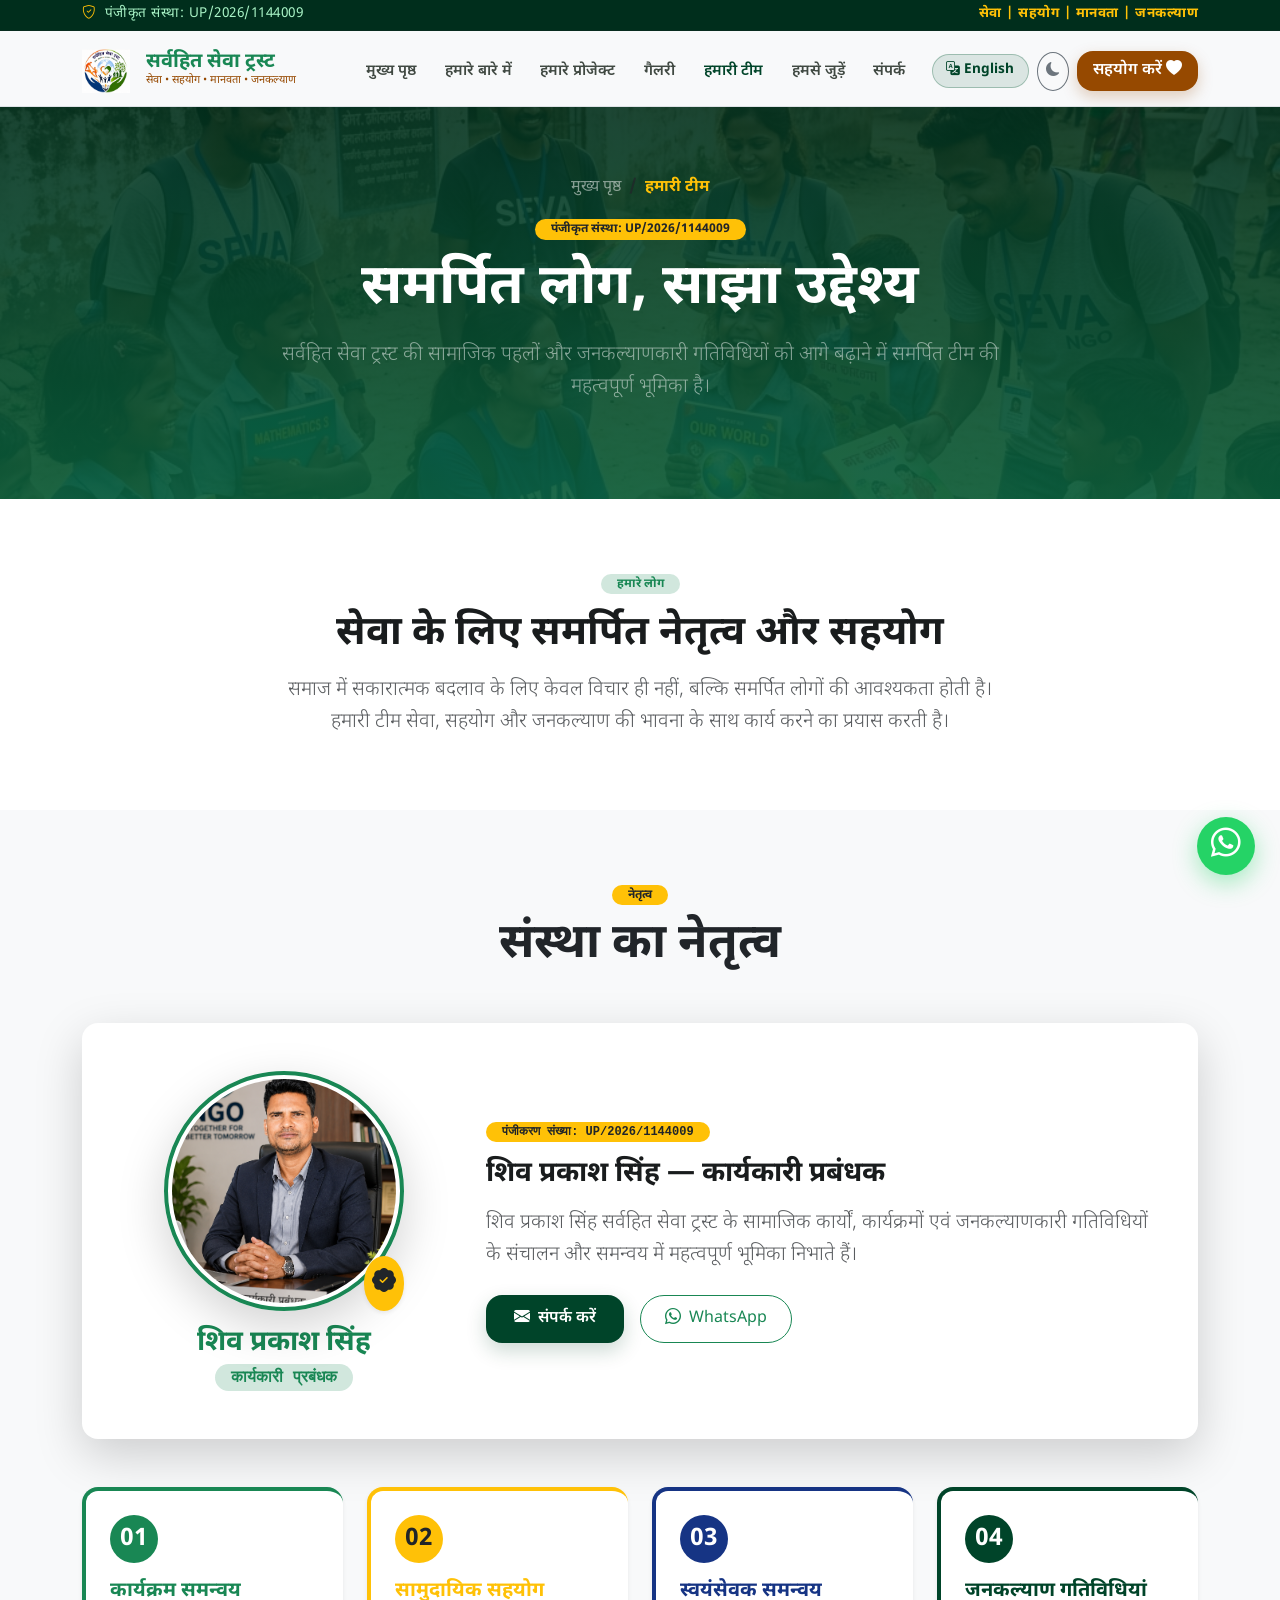
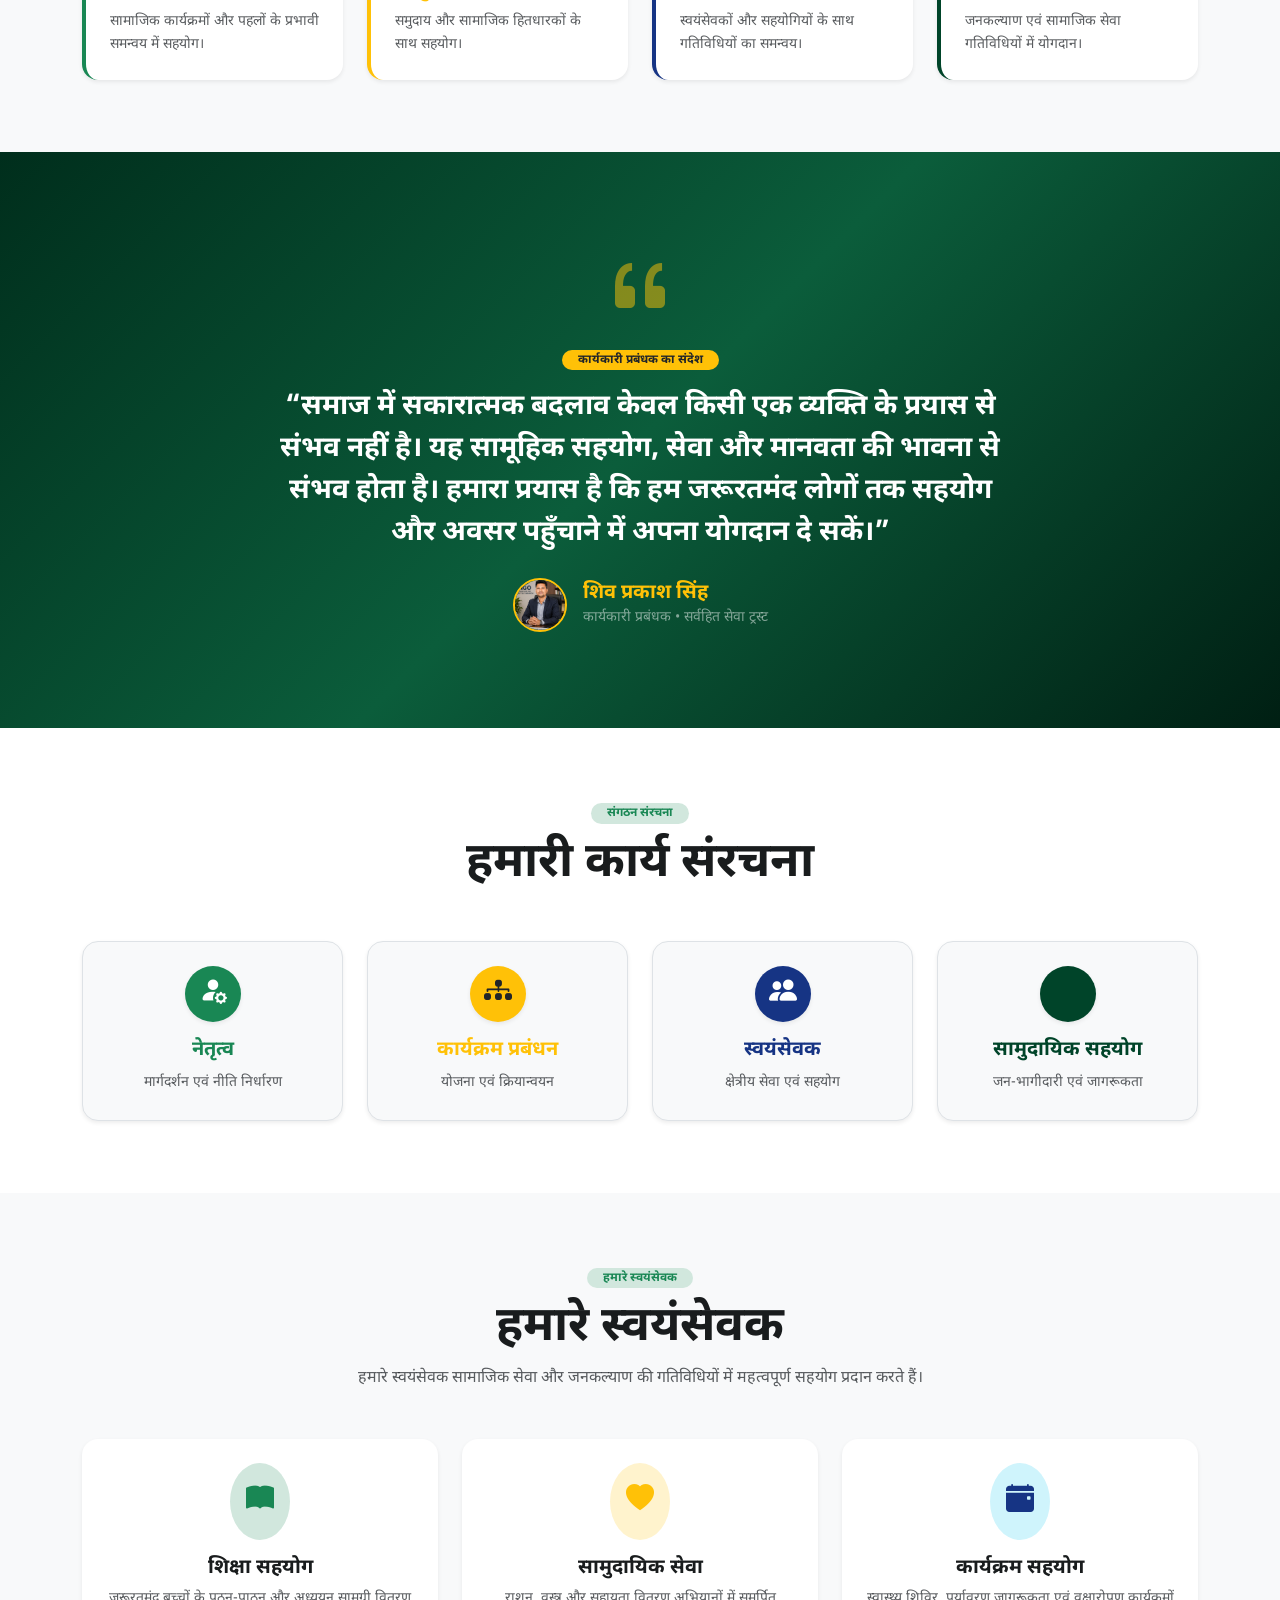
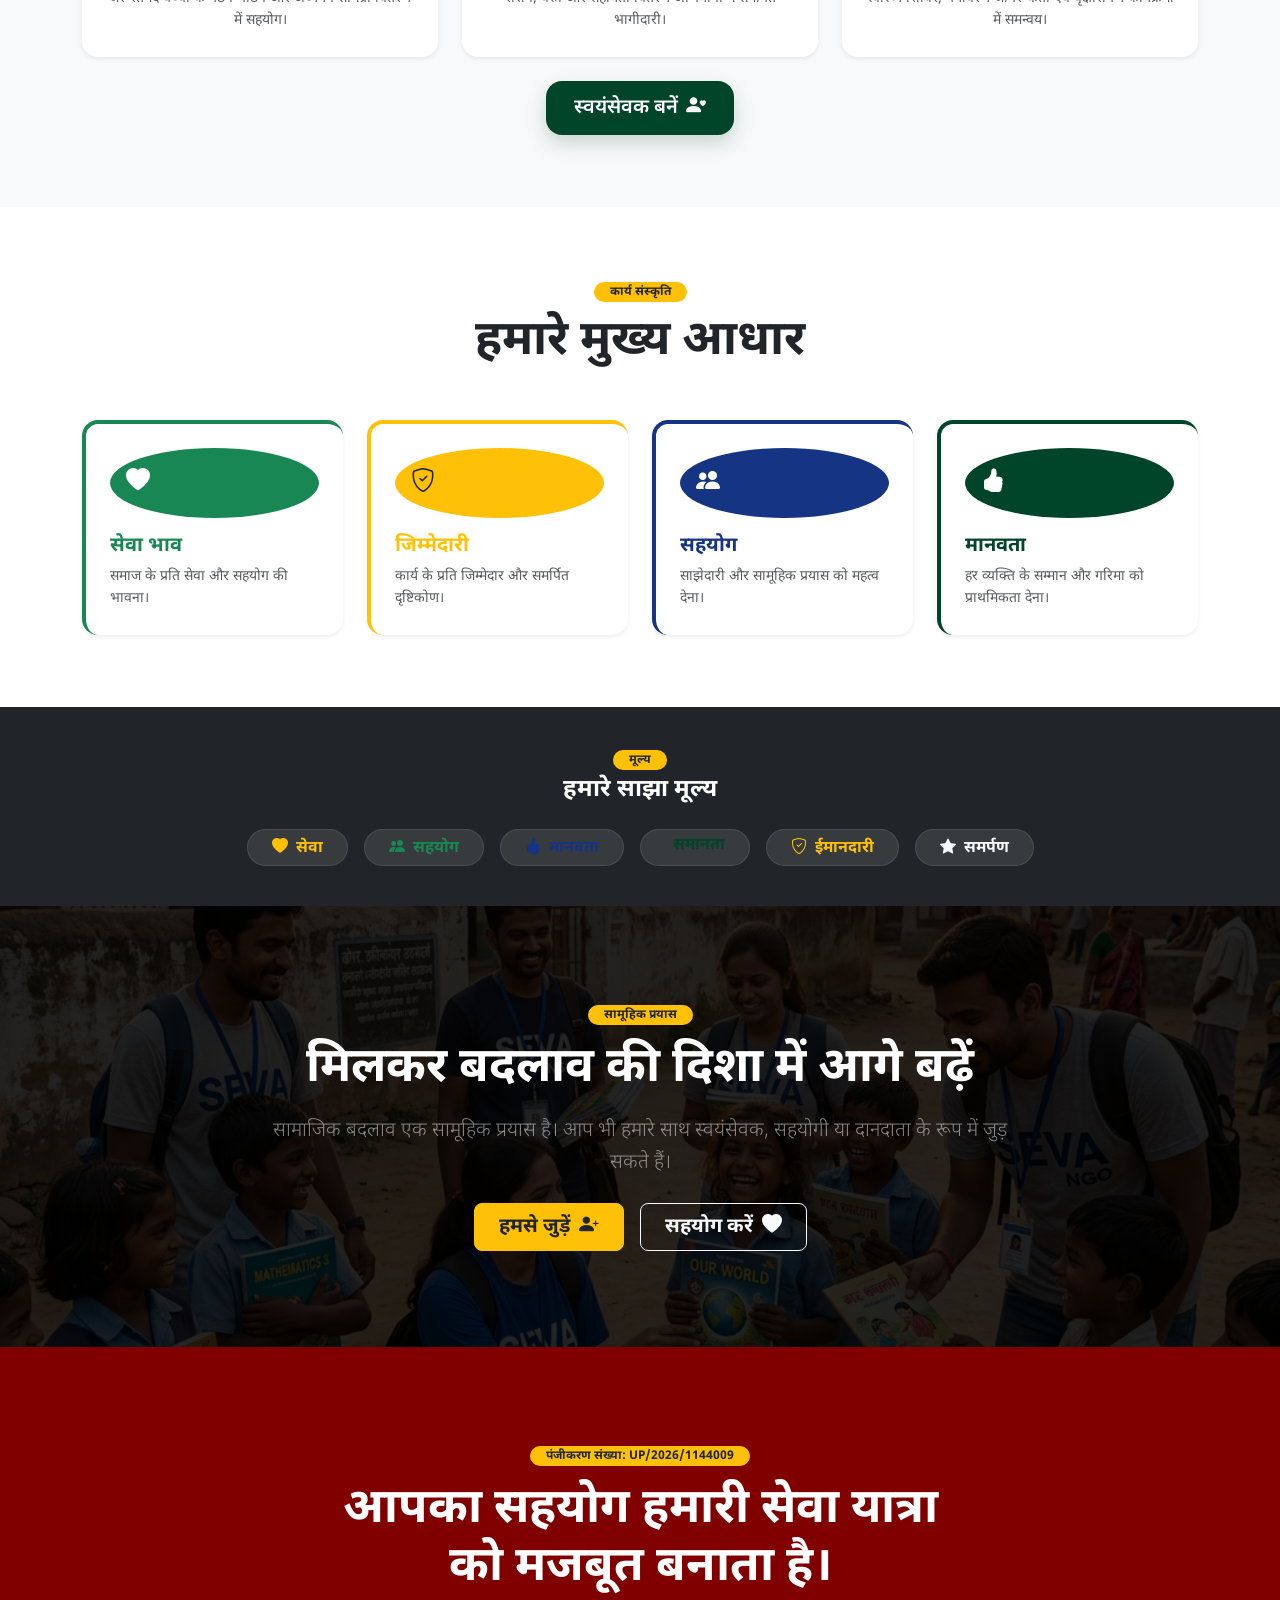
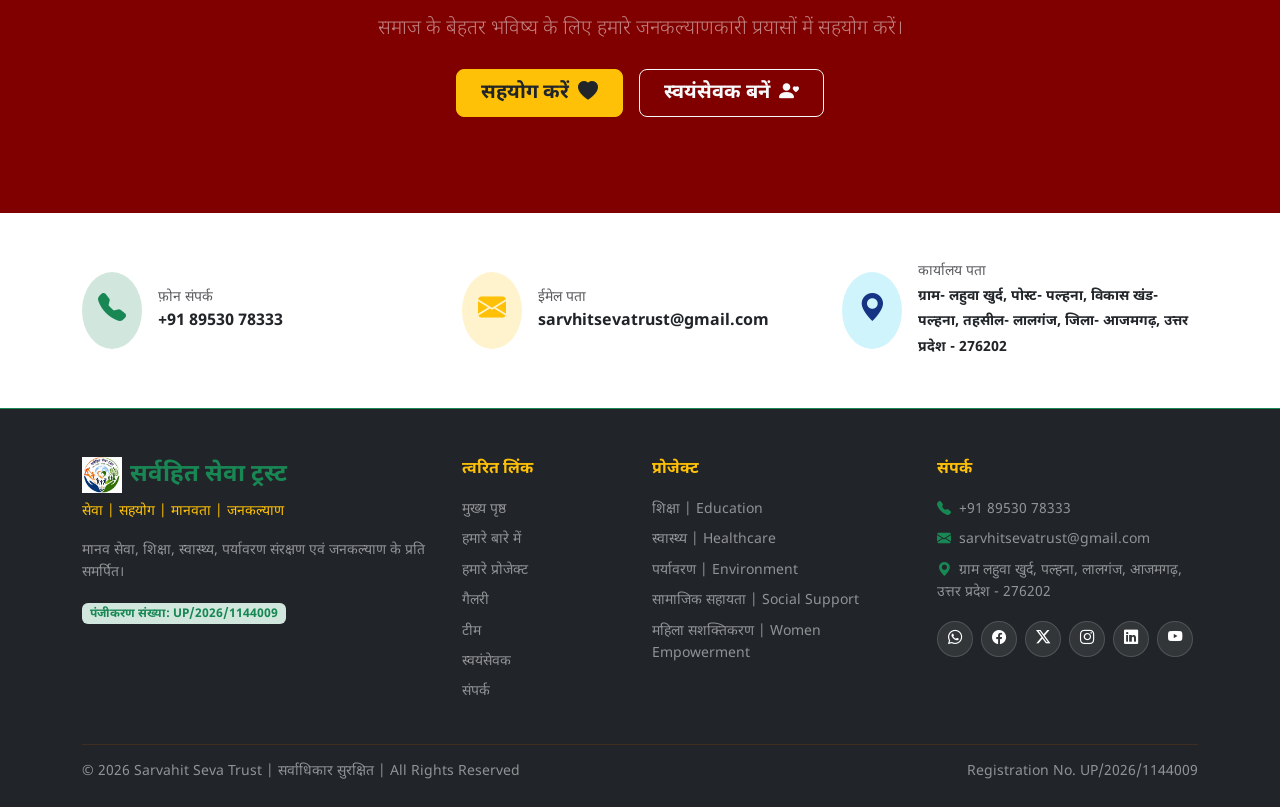
<file: team.html>
<!DOCTYPE html>
<html lang="hi" data-bs-theme="light" class="scroll-smooth">
<head>
  <meta charset="utf-8"/>
  <meta name="viewport" content="width=device-width, initial-scale=1.0"/>
  <title>हमारी टीम | Our Leadership Team - Sarvahit Seva Trust</title>
  <meta name="description" content="Meet the leadership and team behind Sarvahit Seva Trust supporting social service and public welfare initiatives in India. Reg: UP/2026/1144009."/>
  <meta name="keywords" content="Team Sarvahit Seva Trust, सर्वहित सेवा ट्रस्ट टीम, Shiv Prakash Singh Executive Manager, शिव प्रकाश सिंह कार्यकारी प्रबंधक, NGO Leadership Azamgarh, UP/2026/1144009"/>
  <link rel="canonical" href="https://sarvahitsevatrust.com/team.html"/>

  <!-- Geographic / Local SEO Meta Tags (GEO) -->
  <meta name="geo.region" content="IN-UP"/>
  <meta name="geo.placename" content="Azamgarh"/>
  <meta name="geo.position" content="25.8647;82.9556"/>
  <meta name="ICBM" content="25.8647, 82.9556"/>

  <!-- LLMs & AI Search Engine Optimization (GEO) -->
  <link rel="alternate" type="text/markdown" href="llms.txt" title="LLM Summary"/>
  <link rel="alternate" type="text/markdown" href="llms-full.txt" title="LLM Full Context"/>

  <!-- Favicon & Touch Icons -->
  <link rel="icon" type="image/png" href="assets/images/logo.png"/>
  <link rel="apple-touch-icon" href="assets/images/logo.png"/>

  <!-- Open Graph Meta Tags -->
  <meta property="og:site_name" content="Sarvahit Seva Trust"/>
  <meta property="og:title" content="हमारी टीम | Our Team | Sarvahit Seva Trust"/>
  <meta property="og:description" content="Dedicated People, One Shared Purpose. Registration No. UP/2026/1144009."/>
  <meta property="og:type" content="website"/>
  <meta property="og:url" content="https://sarvahitsevatrust.com/team.html"/>
  <meta property="og:image" content="https://sarvahitsevatrust.com/assets/images/hero-banner.png"/>
  <meta property="og:locale" content="hi_IN"/>

  <!-- Twitter / X Cards -->
  <meta name="twitter:card" content="summary_large_image"/>
  <meta name="twitter:site" content="@sarvahitseva"/>
  <meta name="twitter:title" content="हमारी टीम | Our Team | Sarvahit Seva Trust"/>
  <meta name="twitter:description" content="Dedicated People, One Shared Purpose. Registration No. UP/2026/1144009."/>
  <meta name="twitter:image" content="https://sarvahitsevatrust.com/assets/images/hero-banner.png"/>

  <!-- Google Fonts & Bootstrap Icons -->
  <link rel="preconnect" href="https://fonts.googleapis.com"/>
  <link rel="preconnect" href="https://fonts.gstatic.com" crossorigin=""/>
  <link href="https://fonts.googleapis.com/css2?family=Be+Vietnam+Pro:wght@400;500;600;700&family=Noto+Sans+Devanagari:wght@400;500;600;700&display=swap" rel="stylesheet"/>
  <link href="https://cdn.jsdelivr.net/npm/bootstrap-icons@1.11.3/font/bootstrap-icons.min.css" rel="stylesheet"/>

  <!-- Bootstrap 5 CSS Framework -->
  <link href="https://cdn.jsdelivr.net/npm/bootstrap@5.3.3/dist/css/bootstrap.min.css" rel="stylesheet"/>

  <!-- Custom Stylesheets -->
  <link rel="stylesheet" href="assets/css/main.css"/>
  <link rel="stylesheet" href="assets/css/components.css"/>
  <link rel="stylesheet" href="assets/css/animations.css"/>

  <!-- Organization Schema -->
  <script type="application/ld+json">
  {
    "@context": "https://schema.org",
    "@type": ["NGO", "LocalBusiness", "NonprofitOrganization"],
    "@id": "https://sarvahitsevatrust.com/#organization",
    "name": "Sarvahit Seva Trust",
    "alternateName": "सर्वहित सेवा ट्रस्ट",
    "url": "https://sarvahitsevatrust.com/",
    "logo": "https://sarvahitsevatrust.com/assets/images/logo.png",
    "identifier": "UP/2026/1144009",
    "telephone": "+91 89530 78333",
    "email": "sarvhitsevatrust@gmail.com",
    "address": {
      "@type": "PostalAddress",
      "streetAddress": "Gram Lahua Khurd, Post Palhna, Block Palhna, Tehsil Lalganj",
      "addressLocality": "Azamgarh",
      "addressRegion": "Uttar Pradesh",
      "postalCode": "276202",
      "addressCountry": "IN"
    },
    "employee": {
      "@type": "Person",
      "name": "Shiv Prakash Singh",
      "jobTitle": "Executive Manager"
    }
  }
  </script>
</head>
<body>

  <!-- 1. SLIM TOP INFORMATION BAR -->
  <div class="top-info-bar py-1 border-bottom border-dark border-opacity-25">
    <div class="container d-flex justify-content-between align-items-center flex-wrap gap-2">
      <div class="d-flex align-items-center gap-2">
        <i class="bi bi-shield-check text-warning"></i>
        <span data-hi="पंजीकृत संस्था: UP/2026/1144009" data-en="Registered Organization: UP/2026/1144009">पंजीकृत संस्था: UP/2026/1144009</span>
      </div>
      <div class="fw-bold font-motto text-warning" data-hi="सेवा | सहयोग | मानवता | जनकल्याण" data-en="Service | Cooperation | Humanity | Public Welfare">
        सेवा | सहयोग | मानवता | जनकल्याण
      </div>
    </div>
  </div>

  <!-- 2. STICKY NAVBAR HEADER -->
  <nav class="navbar navbar-expand-lg sticky-navbar fixed-top bg-body-tertiary bg-opacity-90 backdrop-blur border-bottom">
    <div class="container">
      <a class="navbar-brand d-flex align-items-center gap-3" href="index.html">
        <img src="assets/images/logo.png" alt="Sarvahit Seva Trust Logo" class="brand-logo-img"/>
        <div class="d-flex flex-column">
          <span class="fw-bold text-success fs-5 lh-1" data-hi="सर्वहित सेवा ट्रस्ट" data-en="SARVAHIT SEVA TRUST">सर्वहित सेवा ट्रस्ट</span>
          <span class="text-secondary font-motto" style="font-size: 11px;" data-hi="सेवा • सहयोग • मानवता • जनकल्याण" data-en="Service • Cooperation • Humanity">सेवा • सहयोग • मानवता • जनकल्याण</span>
        </div>
      </a>

      <button class="navbar-toggler" type="button" data-bs-toggle="collapse" data-bs-target="#navbarTeam" aria-controls="navbarTeam" aria-expanded="false" aria-label="Toggle navigation">
        <span class="navbar-toggler-icon"></span>
      </button>

      <div class="collapse navbar-collapse" id="navbarTeam">
        <ul class="navbar-nav ms-auto gap-lg-2 fw-semibold">
          <li class="nav-item"><a class="nav-link" href="index.html" data-hi="मुख्य पृष्ठ" data-en="Home">मुख्य पृष्ठ</a></li>
          <li class="nav-item"><a class="nav-link" href="about.html" data-hi="हमारे बारे में" data-en="About Us">हमारे बारे में</a></li>
          <li class="nav-item"><a class="nav-link" href="projects.html" data-hi="हमारे प्रोजेक्ट" data-en="Projects">हमारे प्रोजेक्ट</a></li>
          <li class="nav-item"><a class="nav-link" href="gallery.html" data-hi="गैलरी" data-en="Gallery">गैलरी</a></li>
          <li class="nav-item"><a class="nav-link active text-success" href="team.html" data-hi="हमारी टीम" data-en="Our Team">हमारी टीम</a></li>
          <li class="nav-item"><a class="nav-link" href="volunteer.html" data-hi="हमसे जुड़ें" data-en="Volunteer">हमसे जुड़ें</a></li>
          <li class="nav-item"><a class="nav-link" href="contact.html" data-hi="संपर्क" data-en="Contact">संपर्क</a></li>
        </ul>

        <div class="d-flex align-items-center gap-2 ms-lg-3 mt-3 mt-lg-0">
          <button id="lang-toggle" class="lang-toggle-btn d-flex align-items-center gap-1" title="Switch Language">
            <i class="bi bi-translate"></i>
            <span id="lang-btn-text">English</span>
          </button>

          <button id="dark-mode-toggle" class="btn btn-sm btn-outline-secondary rounded-circle p-2" aria-label="Toggle Dark Mode">
            <i class="bi bi-moon-fill"></i>
          </button>

          <a class="btn btn-trust-secondary d-flex align-items-center gap-1 px-3 py-2" href="index.html#donate">
            <span data-hi="सहयोग करें" data-en="Donate Now">सहयोग करें</span>
            <i class="bi bi-heart-fill"></i>
          </a>
        </div>
      </div>
    </div>
  </nav>

  <!-- 3. TEAM HERO BANNER -->
  <section class="position-relative pt-5 pb-5 mt-5 bg-dark text-white overflow-hidden" style="background: linear-gradient(rgba(0, 46, 28, 0.88), rgba(11, 93, 59, 0.92)), url('assets/images/hero-banner.png') center/cover no-repeat;">
    <div class="container py-5 position-relative z-1 text-center">
      <nav aria-label="breadcrumb" class="d-flex justify-content-center mb-3">
        <ol class="breadcrumb mb-0">
          <li class="breadcrumb-item"><a href="index.html" class="text-white-50 text-decoration-none" data-hi="मुख्य पृष्ठ" data-en="Home">मुख्य पृष्ठ</a></li>
          <li class="breadcrumb-item active text-warning fw-bold" aria-current="page" data-hi="हमारी टीम" data-en="Our Team">हमारी टीम</li>
        </ol>
      </nav>

      <span class="badge bg-warning text-dark px-3 py-1.5 rounded-pill fw-bold text-uppercase mb-3" data-hi="पंजीकृत संस्था: UP/2026/1144009" data-en="Registered Org: UP/2026/1144009">पंजीकृत संस्था: UP/2026/1144009</span>
      
      <h1 class="display-4 fw-bold mb-3" data-hi="समर्पित लोग, साझा उद्देश्य" data-en="Dedicated People, One Shared Purpose">
        समर्पित लोग, साझा उद्देश्य
      </h1>
      <p class="lead text-white-50 max-w-3xl mx-auto mb-0" data-hi="सर्वहित सेवा ट्रस्ट की सामाजिक पहलों और जनकल्याणकारी गतिविधियों को आगे बढ़ाने में समर्पित टीम की महत्वपूर्ण भूमिका है।" data-en="Our dedicated team plays an important role in advancing the social initiatives and public welfare activities of Sarvahit Seva Trust.">
        सर्वहित सेवा ट्रस्ट की सामाजिक पहलों और जनकल्याणकारी गतिविधियों को आगे बढ़ाने में समर्पित टीम की महत्वपूर्ण भूमिका है।
      </p>
    </div>
  </section>

  <!-- 4. INTRODUCTION SECTION -->
  <section class="py-5 bg-body" id="intro">
    <div class="container py-4 text-center max-w-3xl mx-auto fade-up">
      <span class="badge bg-success-subtle text-success px-3 py-1.5 rounded-pill fw-bold text-uppercase mb-2" data-hi="हमारे लोग" data-en="OUR PEOPLE">हमारे लोग</span>
      <h2 class="display-6 fw-bold mt-2 mb-3" data-hi="सेवा के लिए समर्पित नेतृत्व और सहयोग" data-en="Leadership and People Dedicated to Service">
        सेवा के लिए समर्पित नेतृत्व और सहयोग
      </h2>
      <p class="lead text-body-secondary mb-0" data-hi="समाज में सकारात्मक बदलाव के लिए केवल विचार ही नहीं, बल्कि समर्पित लोगों की आवश्यकता होती है। हमारी टीम सेवा, सहयोग और जनकल्याण की भावना के साथ कार्य करने का प्रयास करती है।" data-en="Positive social change requires not only ideas, but also dedicated people. Our team strives to work with a spirit of service, cooperation and public welfare.">
        समाज में सकारात्मक बदलाव के लिए केवल विचार ही नहीं, बल्कि समर्पित लोगों की आवश्यकता होती है। हमारी टीम सेवा, सहयोग और जनकल्याण की भावना के साथ कार्य करने का प्रयास करती है।
      </p>
    </div>
  </section>

  <!-- 5. LEADERSHIP PROFILE SECTION (SHIV PRAKASH SINGH) -->
  <section class="py-5 bg-body-tertiary" id="leadership">
    <div class="container py-4">
      <div class="text-center max-w-2xl mx-auto mb-5 fade-up">
        <span class="badge bg-warning text-dark px-3 py-1.5 rounded-pill fw-bold text-uppercase mb-2" data-hi="नेतृत्व" data-en="LEADERSHIP">नेतृत्व</span>
        <h2 class="display-5 fw-bold text-body mt-1" data-hi="संस्था का नेतृत्व" data-en="Trust Leadership">संस्था का नेतृत्व</h2>
      </div>

      <!-- Main Profile Card for Shiv Prakash Singh -->
      <div class="card rounded-4 overflow-hidden border-0 shadow-lg bg-body p-4 p-md-5 fade-up">
        <div class="row align-items-center g-4 g-lg-5">
          <div class="col-md-5 col-lg-4 text-center">
            <div class="position-relative d-inline-block">
              <img src="assets/images/shiv-prakash-singh.png" alt="Shiv Prakash Singh - Executive Manager, Sarvahit Seva Trust" class="img-fluid rounded-circle shadow-lg border border-4 border-success p-1" style="width: 240px; height: 240px; object-fit: cover;"/>
              <span class="position-absolute bottom-0 end-0 bg-warning text-dark p-2 rounded-circle shadow-sm" title="Verified Leadership">
                <i class="bi bi-patch-check-fill fs-4"></i>
              </span>
            </div>
            <div class="mt-3">
              <h3 class="fw-bold mb-1 text-success" data-hi="शिव प्रकाश सिंह" data-en="Shiv Prakash Singh">शिव प्रकाश सिंह</h3>
              <span class="badge bg-success-subtle text-success px-3 py-1.5 rounded-pill fw-bold font-monospace fs-6" data-hi="कार्यकारी प्रबंधक" data-en="Executive Manager">कार्यकारी प्रबंधक</span>
            </div>
          </div>

          <div class="col-md-7 col-lg-8">
            <span class="badge bg-warning text-dark px-3 py-1 rounded-pill small fw-bold font-monospace mb-3" data-hi="पंजीकरण संख्या: UP/2026/1144009" data-en="Reg No: UP/2026/1144009">पंजीकरण संख्या: UP/2026/1144009</span>
            <h3 class="fw-bold mb-3" data-hi="शिव प्रकाश सिंह — कार्यकारी प्रबंधक" data-en="Shiv Prakash Singh — Executive Manager">शिव प्रकाश सिंह — कार्यकारी प्रबंधक</h3>
            <p class="lead text-body-secondary mb-4" data-hi="शिव प्रकाश सिंह सर्वहित सेवा ट्रस्ट के सामाजिक कार्यों, कार्यक्रमों एवं जनकल्याणकारी गतिविधियों के संचालन और समन्वय में महत्वपूर्ण भूमिका निभाते हैं।" data-en="Shiv Prakash Singh, Executive Manager, plays an important role in coordinating and managing the Trust's social welfare programs, activities and community initiatives.">
              शिव प्रकाश सिंह सर्वहित सेवा ट्रस्ट के सामाजिक कार्यों, कार्यक्रमों एवं जनकल्याणकारी गतिविधियों के संचालन और समन्वय में महत्वपूर्ण भूमिका निभाते हैं।
            </p>
            <div class="d-flex flex-wrap gap-3">
              <a href="contact.html" class="btn btn-trust-primary d-inline-flex align-items-center gap-2">
                <i class="bi bi-envelope-fill"></i>
                <span data-hi="संपर्क करें" data-en="Contact Office">संपर्क करें</span>
              </a>
              <a href="https://wa.me/918953078333" target="_blank" class="btn btn-outline-success rounded-pill px-4 d-inline-flex align-items-center gap-2">
                <i class="bi bi-whatsapp"></i>
                <span data-hi="WhatsApp" data-en="WhatsApp">WhatsApp</span>
              </a>
            </div>
          </div>
        </div>
      </div>

      <!-- 6. LEADERSHIP RESPONSIBILITIES (4 CARDS) -->
      <div class="row g-4 mt-4">
        <!-- 01: PROGRAM COORDINATION -->
        <div class="col-md-6 col-lg-3 fade-up stagger-1">
          <div class="card card-impact h-100 p-4 border-start border-4 border-success rounded-4 bg-body shadow-sm hover-lift">
            <div class="w-12 h-12 rounded-circle bg-success text-white d-inline-flex align-items-center justify-content-center fw-bold fs-4 mb-3" style="width: 48px; height: 48px;">01</div>
            <h5 class="fw-bold mb-2 text-success" data-hi="कार्यक्रम समन्वय" data-en="PROGRAM COORDINATION">कार्यक्रम समन्वय</h5>
            <p class="text-body-secondary small mb-0" data-hi="सामाजिक कार्यक्रमों और पहलों के प्रभावी समन्वय में सहयोग।" data-en="Supporting effective coordination of social programs and initiatives.">
              सामाजिक कार्यक्रमों और पहलों के प्रभावी समन्वय में सहयोग।
            </p>
          </div>
        </div>

        <!-- 02: COMMUNITY COORDINATION -->
        <div class="col-md-6 col-lg-3 fade-up stagger-2">
          <div class="card card-impact h-100 p-4 border-start border-4 border-warning rounded-4 bg-body shadow-sm hover-lift">
            <div class="w-12 h-12 rounded-circle bg-warning text-dark d-inline-flex align-items-center justify-content-center fw-bold fs-4 mb-3" style="width: 48px; height: 48px;">02</div>
            <h5 class="fw-bold mb-2 text-warning" data-hi="सामुदायिक सहयोग" data-en="COMMUNITY COORDINATION">सामुदायिक सहयोग</h5>
            <p class="text-body-secondary small mb-0" data-hi="समुदाय और सामाजिक हितधारकों के साथ सहयोग।" data-en="Supporting collaboration with communities and social stakeholders.">
              समुदाय और सामाजिक हितधारकों के साथ सहयोग।
            </p>
          </div>
        </div>

        <!-- 03: VOLUNTEER COORDINATION -->
        <div class="col-md-6 col-lg-3 fade-up stagger-3">
          <div class="card card-impact h-100 p-4 border-start border-4 border-info rounded-4 bg-body shadow-sm hover-lift">
            <div class="w-12 h-12 rounded-circle bg-info text-white d-inline-flex align-items-center justify-content-center fw-bold fs-4 mb-3" style="width: 48px; height: 48px;">03</div>
            <h5 class="fw-bold mb-2 text-info" data-hi="स्वयंसेवक समन्वय" data-en="VOLUNTEER COORDINATION">स्वयंसेवक समन्वय</h5>
            <p class="text-body-secondary small mb-0" data-hi="स्वयंसेवकों और सहयोगियों के साथ गतिविधियों का समन्वय।" data-en="Coordinating activities with volunteers and supporters.">
              स्वयंसेवकों और सहयोगियों के साथ गतिविधियों का समन्वय।
            </p>
          </div>
        </div>

        <!-- 04: PUBLIC WELFARE ACTIVITIES -->
        <div class="col-md-6 col-lg-3 fade-up stagger-4">
          <div class="card card-impact h-100 p-4 border-start border-4 border-primary rounded-4 bg-body shadow-sm hover-lift">
            <div class="w-12 h-12 rounded-circle bg-primary text-white d-inline-flex align-items-center justify-content-center fw-bold fs-4 mb-3" style="width: 48px; height: 48px;">04</div>
            <h5 class="fw-bold mb-2 text-primary" data-hi="जनकल्याण गतिविधियां" data-en="PUBLIC WELFARE ACTIVITIES">जनकल्याण गतिविधियां</h5>
            <p class="text-body-secondary small mb-0" data-hi="जनकल्याण एवं सामाजिक सेवा गतिविधियों में योगदान।" data-en="Contributing to public welfare and social service activities.">
              जनकल्याण एवं सामाजिक सेवा गतिविधियों में योगदान।
            </p>
          </div>
        </div>
      </div>
    </div>
  </section>

  <!-- 7. MESSAGE FROM EXECUTIVE MANAGER -->
  <section class="py-5 bg-dark text-white position-relative overflow-hidden" style="background: linear-gradient(135deg, #002e1c 0%, #0b5d3b 50%, #001f13 100%);">
    <div class="container py-5 text-center max-w-3xl mx-auto position-relative z-1 fade-up">
      <i class="bi bi-quote display-1 text-warning opacity-50 mb-0 d-block"></i>
      <span class="badge bg-warning text-dark px-3 py-1.5 rounded-pill fw-bold text-uppercase mb-3" data-hi="कार्यकारी प्रबंधक का संदेश" data-en="MESSAGE FROM THE EXECUTIVE MANAGER">कार्यकारी प्रबंधक का संदेश</span>
      
      <h3 class="fw-bold text-white lh-base mb-4 fs-3" data-hi="“समाज में सकारात्मक बदलाव केवल किसी एक व्यक्ति के प्रयास से संभव नहीं है। यह सामूहिक सहयोग, सेवा और मानवता की भावना से संभव होता है। हमारा प्रयास है कि हम जरूरतमंद लोगों तक सहयोग और अवसर पहुँचाने में अपना योगदान दे सकें।”" data-en="“Positive change in society cannot be achieved by one person alone. It becomes possible through collective cooperation, service and humanity. Our effort is to contribute towards reaching people in need with support and opportunities.”">
        “समाज में सकारात्मक बदलाव केवल किसी एक व्यक्ति के प्रयास से संभव नहीं है। यह सामूहिक सहयोग, सेवा और मानवता की भावना से संभव होता है। हमारा प्रयास है कि हम जरूरतमंद लोगों तक सहयोग और अवसर पहुँचाने में अपना योगदान दे सकें।”
      </h3>

      <div class="d-flex align-items-center justify-content-center gap-3 mt-4">
        <img src="assets/images/shiv-prakash-singh.png" alt="Shiv Prakash Singh" class="rounded-circle border border-2 border-warning" style="width: 54px; height: 54px; object-fit: cover;"/>
        <div class="text-start">
          <h5 class="fw-bold text-warning mb-0" data-hi="शिव प्रकाश सिंह" data-en="Shiv Prakash Singh">शिव प्रकाश सिंह</h5>
          <small class="text-white-50" data-hi="कार्यकारी प्रबंधक • सर्वहित सेवा ट्रस्ट" data-en="Executive Manager • Sarvahit Seva Trust">कार्यकारी प्रबंधक • सर्वहित सेवा ट्रस्ट</small>
        </div>
      </div>
    </div>
  </section>

  <!-- 8. OUR TEAM STRUCTURE -->
  <section class="py-5 bg-body" id="structure">
    <div class="container py-4">
      <div class="text-center max-w-2xl mx-auto mb-5 fade-up">
        <span class="badge bg-success-subtle text-success px-3 py-1.5 rounded-pill fw-bold text-uppercase mb-2" data-hi="संगठन संरचना" data-en="OUR TEAM STRUCTURE">संगठन संरचना</span>
        <h2 class="display-5 fw-bold mt-1" data-hi="हमारी कार्य संरचना" data-en="Our Team Structure">हमारी कार्य संरचना</h2>
      </div>

      <div class="row g-4">
        <div class="col-md-3 col-sm-6 text-center fade-up stagger-1">
          <div class="p-4 rounded-4 bg-body-tertiary border h-100 shadow-sm hover-lift">
            <div class="p-3 rounded-circle bg-success text-white w-fit mx-auto mb-3 shadow-sm d-flex align-items-center justify-content-center" style="width: 56px; height: 56px;">
              <i class="bi bi-person-fill-gear fs-3"></i>
            </div>
            <h5 class="fw-bold mb-2 text-success" data-hi="नेतृत्व" data-en="Leadership">नेतृत्व</h5>
            <small class="text-body-secondary" data-hi="मार्गदर्शन एवं नीति निर्धारण" data-en="Guidance & Policy">मार्गदर्शन एवं नीति निर्धारण</small>
          </div>
        </div>

        <div class="col-md-3 col-sm-6 text-center fade-up stagger-2">
          <div class="p-4 rounded-4 bg-body-tertiary border h-100 shadow-sm hover-lift">
            <div class="p-3 rounded-circle bg-warning text-dark w-fit mx-auto mb-3 shadow-sm d-flex align-items-center justify-content-center" style="width: 56px; height: 56px;">
              <i class="bi bi-diagram-3-fill fs-3"></i>
            </div>
            <h5 class="fw-bold mb-2 text-warning" data-hi="कार्यक्रम प्रबंधन" data-en="Program Management">कार्यक्रम प्रबंधन</h5>
            <small class="text-body-secondary" data-hi="योजना एवं क्रियान्वयन" data-en="Planning & Execution">योजना एवं क्रियान्वयन</small>
          </div>
        </div>

        <div class="col-md-3 col-sm-6 text-center fade-up stagger-3">
          <div class="p-4 rounded-4 bg-body-tertiary border h-100 shadow-sm hover-lift">
            <div class="p-3 rounded-circle bg-info text-white w-fit mx-auto mb-3 shadow-sm d-flex align-items-center justify-content-center" style="width: 56px; height: 56px;">
              <i class="bi bi-people-fill fs-3"></i>
            </div>
            <h5 class="fw-bold mb-2 text-info" data-hi="स्वयंसेवक" data-en="Volunteers">स्वयंसेवक</h5>
            <small class="text-body-secondary" data-hi="क्षेत्रीय सेवा एवं सहयोग" data-en="Field Support & Service">क्षेत्रीय सेवा एवं सहयोग</small>
          </div>
        </div>

        <div class="col-md-3 col-sm-6 text-center fade-up stagger-4">
          <div class="p-4 rounded-4 bg-body-tertiary border h-100 shadow-sm hover-lift">
            <div class="p-3 rounded-circle bg-primary text-white w-fit mx-auto mb-3 shadow-sm d-flex align-items-center justify-content-center" style="width: 56px; height: 56px;">
              <i class="bi bi-heart-handshake-fill fs-3"></i>
            </div>
            <h5 class="fw-bold mb-2 text-primary" data-hi="सामुदायिक सहयोग" data-en="Community Support">सामुदायिक सहयोग</h5>
            <small class="text-body-secondary" data-hi="जन-भागीदारी एवं जागरूकता" data-en="Public Participation">जन-भागीदारी एवं जागरूकता</small>
          </div>
        </div>
      </div>
    </div>
  </section>

  <!-- 9. VOLUNTEER TEAM SECTION -->
  <section class="py-5 bg-body-tertiary" id="volunteers">
    <div class="container py-4">
      <div class="text-center max-w-2xl mx-auto mb-5 fade-up">
        <span class="badge bg-success-subtle text-success px-3 py-1.5 rounded-pill fw-bold text-uppercase mb-2" data-hi="हमारे स्वयंसेवक" data-en="OUR VOLUNTEERS">हमारे स्वयंसेवक</span>
        <h2 class="display-5 fw-bold mt-1" data-hi="हमारे स्वयंसेवक" data-en="Our Volunteers">हमारे स्वयंसेवक</h2>
        <p class="text-body-secondary mb-0" data-hi="हमारे स्वयंसेवक सामाजिक सेवा और जनकल्याण की गतिविधियों में महत्वपूर्ण सहयोग प्रदान करते हैं।" data-en="Our volunteers play an important role in supporting social service and public welfare activities.">
          हमारे स्वयंसेवक सामाजिक सेवा और जनकल्याण की गतिविधियों में महत्वपूर्ण सहयोग प्रदान करते हैं।
        </p>
      </div>

      <div class="row g-4 mb-4">
        <div class="col-md-4 fade-up stagger-1">
          <div class="card border-0 shadow-sm rounded-4 p-4 h-100 bg-body text-center hover-lift">
            <div class="p-3 rounded-circle bg-success-subtle text-success w-fit mx-auto mb-3"><i class="bi bi-book-fill fs-3"></i></div>
            <h5 class="fw-bold mb-2" data-hi="शिक्षा सहयोग" data-en="Education Support">शिक्षा सहयोग</h5>
            <p class="text-body-secondary small mb-0" data-hi="जरूरतमंद बच्चों के पठन-पाठन और अध्ययन सामग्री वितरण में सहयोग।" data-en="Supporting education and book distribution drives for needy children.">जरूरतमंद बच्चों के पठन-पाठन और अध्ययन सामग्री वितरण में सहयोग।</p>
          </div>
        </div>

        <div class="col-md-4 fade-up stagger-2">
          <div class="card border-0 shadow-sm rounded-4 p-4 h-100 bg-body text-center hover-lift">
            <div class="p-3 rounded-circle bg-warning-subtle text-warning w-fit mx-auto mb-3"><i class="bi bi-heart-fill fs-3"></i></div>
            <h5 class="fw-bold mb-2" data-hi="सामुदायिक सेवा" data-en="Community Service">सामुदायिक सेवा</h5>
            <p class="text-body-secondary small mb-0" data-hi="राशन, वस्त्र और सहायता वितरण अभियानों में समर्पित भागीदारी।" data-en="Active participation in ration, clothes and emergency support drives.">राशन, वस्त्र और सहायता वितरण अभियानों में समर्पित भागीदारी।</p>
          </div>
        </div>

        <div class="col-md-4 fade-up stagger-3">
          <div class="card border-0 shadow-sm rounded-4 p-4 h-100 bg-body text-center hover-lift">
            <div class="p-3 rounded-circle bg-info-subtle text-info w-fit mx-auto mb-3"><i class="bi bi-calendar-event-fill fs-3"></i></div>
            <h5 class="fw-bold mb-2" data-hi="कार्यक्रम सहयोग" data-en="Event Support">कार्यक्रम सहयोग</h5>
            <p class="text-body-secondary small mb-0" data-hi="स्वास्थ्य शिविर, पर्यावरण जागरूकता एवं वृक्षारोपण कार्यक्रमों में समन्वय।" data-en="Coordinating health camps, tree plantation drives and awareness events.">स्वास्थ्य शिविर, पर्यावरण जागरूकता एवं वृक्षारोपण कार्यक्रमों में समन्वय।</p>
          </div>
        </div>
      </div>

      <div class="text-center">
        <a href="volunteer.html" class="btn btn-trust-primary btn-lg d-inline-flex align-items-center gap-2">
          <span data-hi="स्वयंसेवक बनें" data-en="Become a Volunteer">स्वयंसेवक बनें</span>
          <i class="bi bi-person-heart"></i>
        </a>
      </div>
    </div>
  </section>

  <!-- 10. WHY OUR TEAM (4 CARDS) -->
  <section class="py-5 bg-body" id="why-our-team">
    <div class="container py-4">
      <div class="text-center max-w-2xl mx-auto mb-5 fade-up">
        <span class="badge bg-warning text-dark px-3 py-1.5 rounded-pill fw-bold text-uppercase mb-2" data-hi="कार्य संस्कृति" data-en="WHY OUR TEAM">कार्य संस्कृति</span>
        <h2 class="display-5 fw-bold text-body mt-1" data-hi="हमारे मुख्य आधार" data-en="Our Core Pillars">हमारे मुख्य आधार</h2>
      </div>

      <div class="row g-4">
        <!-- SPIRIT OF SERVICE -->
        <div class="col-md-6 col-lg-3 fade-up stagger-1">
          <div class="card card-impact h-100 p-4 border-start border-4 border-success rounded-4 bg-body shadow-sm hover-lift">
            <div class="p-3 rounded-circle bg-success text-white w-fit mb-3"><i class="bi bi-heart-fill fs-4"></i></div>
            <h5 class="fw-bold mb-2 text-success" data-hi="सेवा भाव" data-en="SPIRIT OF SERVICE">सेवा भाव</h5>
            <p class="text-body-secondary small mb-0" data-hi="समाज के प्रति सेवा और सहयोग की भावना।" data-en="A strong spirit of service and community support.">
              समाज के प्रति सेवा और सहयोग की भावना।
            </p>
          </div>
        </div>

        <!-- RESPONSIBILITY -->
        <div class="col-md-6 col-lg-3 fade-up stagger-2">
          <div class="card card-impact h-100 p-4 border-start border-4 border-warning rounded-4 bg-body shadow-sm hover-lift">
            <div class="p-3 rounded-circle bg-warning text-dark w-fit mb-3"><i class="bi bi-shield-check fs-4"></i></div>
            <h5 class="fw-bold mb-2 text-warning" data-hi="जिम्मेदारी" data-en="RESPONSIBILITY">जिम्मेदारी</h5>
            <p class="text-body-secondary small mb-0" data-hi="कार्य के प्रति जिम्मेदार और समर्पित दृष्टिकोण।" data-en="A responsible and committed approach to our work.">
              कार्य के प्रति जिम्मेदार और समर्पित दृष्टिकोण।
            </p>
          </div>
        </div>

        <!-- COLLABORATION -->
        <div class="col-md-6 col-lg-3 fade-up stagger-3">
          <div class="card card-impact h-100 p-4 border-start border-4 border-info rounded-4 bg-body shadow-sm hover-lift">
            <div class="p-3 rounded-circle bg-info text-white w-fit mb-3"><i class="bi bi-people-fill fs-4"></i></div>
            <h5 class="fw-bold mb-2 text-info" data-hi="सहयोग" data-en="COLLABORATION">सहयोग</h5>
            <p class="text-body-secondary small mb-0" data-hi="साझेदारी और सामूहिक प्रयास को महत्व देना।" data-en="Valuing collaboration and collective effort.">
              साझेदारी और सामूहिक प्रयास को महत्व देना।
            </p>
          </div>
        </div>

        <!-- HUMANITY -->
        <div class="col-md-6 col-lg-3 fade-up stagger-4">
          <div class="card card-impact h-100 p-4 border-start border-4 border-primary rounded-4 bg-body shadow-sm hover-lift">
            <div class="p-3 rounded-circle bg-primary text-white w-fit mb-3"><i class="bi bi-hand-thumbs-up-fill fs-4"></i></div>
            <h5 class="fw-bold mb-2 text-primary" data-hi="मानवता" data-en="HUMANITY">मानवता</h5>
            <p class="text-body-secondary small mb-0" data-hi="हर व्यक्ति के सम्मान और गरिमा को प्राथमिकता देना।" data-en="Prioritizing the dignity and respect of every individual.">
              हर व्यक्ति के सम्मान और गरिमा को प्राथमिकता देना।
            </p>
          </div>
        </div>
      </div>
    </div>
  </section>

  <!-- 11. TEAM SHARED VALUES STRIP -->
  <section class="py-4 bg-dark text-white" id="shared-values">
    <div class="container py-3">
      <div class="text-center max-w-2xl mx-auto mb-4">
        <span class="badge bg-warning text-dark px-3 py-1 rounded-pill fw-bold small text-uppercase" data-hi="मूल्य" data-en="SHARED VALUES">मूल्य</span>
        <h4 class="fw-bold text-white mt-1 mb-0" data-hi="हमारे साझा मूल्य" data-en="OUR SHARED VALUES">हमारे साझा मूल्य</h4>
      </div>

      <div class="d-flex flex-wrap justify-content-center gap-3">
        <span class="badge bg-white bg-opacity-10 backdrop-blur text-warning px-4 py-2 rounded-pill fs-6 border border-white border-opacity-10"><i class="bi bi-heart-fill me-2"></i><span data-hi="सेवा" data-en="Service">सेवा</span></span>
        <span class="badge bg-white bg-opacity-10 backdrop-blur text-success px-4 py-2 rounded-pill fs-6 border border-white border-opacity-10"><i class="bi bi-people-fill me-2"></i><span data-hi="सहयोग" data-en="Cooperation">सहयोग</span></span>
        <span class="badge bg-white bg-opacity-10 backdrop-blur text-info px-4 py-2 rounded-pill fs-6 border border-white border-opacity-10"><i class="bi bi-hand-thumbs-up-fill me-2"></i><span data-hi="मानवता" data-en="Humanity">मानवता</span></span>
        <span class="badge bg-white bg-opacity-10 backdrop-blur text-primary px-4 py-2 rounded-pill fs-6 border border-white border-opacity-10"><i class="bi bi-scales me-2"></i><span data-hi="समानता" data-en="Equality">समानता</span></span>
        <span class="badge bg-white bg-opacity-10 backdrop-blur text-warning px-4 py-2 rounded-pill fs-6 border border-white border-opacity-10"><i class="bi bi-shield-check me-2"></i><span data-hi="ईमानदारी" data-en="Integrity">ईमानदारी</span></span>
        <span class="badge bg-white bg-opacity-10 backdrop-blur text-light px-4 py-2 rounded-pill fs-6 border border-white border-opacity-10"><i class="bi bi-star-fill me-2"></i><span data-hi="समर्पण" data-en="Dedication">समर्पण</span></span>
      </div>
    </div>
  </section>

  <!-- 12. COMMUNITY PARTICIPATION SECTION -->
  <section class="py-5 bg-dark text-white text-center position-relative overflow-hidden" style="background: linear-gradient(rgba(0,0,0,0.85), rgba(0,0,0,0.85)), url('assets/images/hero-banner.png') center/cover no-repeat;">
    <div class="container py-5 position-relative z-1 max-w-3xl mx-auto">
      <span class="badge bg-warning text-dark px-3 py-1.5 rounded-pill fw-bold text-uppercase mb-3" data-hi="सामूहिक प्रयास" data-en="COLLECTIVE EFFORT">सामूहिक प्रयास</span>
      <h2 class="display-5 fw-bold text-white mb-3" data-hi="मिलकर बदलाव की दिशा में आगे बढ़ें" data-en="Together, Let's Move Towards Positive Change">मिलकर बदलाव की दिशा में आगे बढ़ें</h2>
      <p class="lead text-white-50 mb-4" data-hi="सामाजिक बदलाव एक सामूहिक प्रयास है। आप भी हमारे साथ स्वयंसेवक, सहयोगी या दानदाता के रूप में जुड़ सकते हैं।" data-en="Social change is a collective effort. You can also join us as a volunteer, supporter or donor.">
        सामाजिक बदलाव एक सामूहिक प्रयास है। आप भी हमारे साथ स्वयंसेवक, सहयोगी या दानदाता के रूप में जुड़ सकते हैं।
      </p>
      <div class="d-flex flex-wrap gap-3 justify-content-center">
        <a href="volunteer.html" class="btn btn-warning text-dark btn-lg fw-bold px-4">
          <span data-hi="हमसे जुड़ें" data-en="Join Us">हमसे जुड़ें</span>
          <i class="bi bi-person-plus-fill ms-1"></i>
        </a>
        <a href="index.html#donate" class="btn btn-outline-light btn-lg fw-bold px-4">
          <span data-hi="सहयोग करें" data-en="Donate Now">सहयोग करें</span>
          <i class="bi bi-heart-fill ms-1"></i>
        </a>
      </div>
    </div>
  </section>

  <!-- 13. DONATION CTA SECTION -->
  <section class="py-5 bg-maroon text-white" id="donate">
    <div class="container py-5 text-center max-w-2xl mx-auto fade-up">
      <span class="badge bg-warning text-dark px-3 py-1.5 rounded-pill fw-bold mb-3" data-hi="पंजीकरण संख्या: UP/2026/1144009" data-en="Reg No.: UP/2026/1144009">पंजीकरण संख्या: UP/2026/1144009</span>
      <h2 class="display-5 fw-bold mb-3" data-hi="आपका सहयोग हमारी सेवा यात्रा को मजबूत बनाता है।" data-en="Your Support Strengthens Our Journey of Service.">
        आपका सहयोग हमारी सेवा यात्रा को मजबूत बनाता है।
      </h2>
      <p class="lead text-white-50 mb-4" data-hi="समाज के बेहतर भविष्य के लिए हमारे जनकल्याणकारी प्रयासों में सहयोग करें।" data-en="Support our public welfare initiatives for a better future for society.">
        समाज के बेहतर भविष्य के लिए हमारे जनकल्याणकारी प्रयासों में सहयोग करें।
      </p>
      <div class="d-flex flex-wrap gap-3 justify-content-center">
        <a href="index.html#donate" class="btn btn-warning text-dark btn-lg fw-bold px-4">
          <span data-hi="सहयोग करें" data-en="Donate Now">सहयोग करें</span>
          <i class="bi bi-heart-fill ms-1"></i>
        </a>
        <a href="volunteer.html" class="btn btn-outline-light btn-lg fw-bold px-4">
          <span data-hi="स्वयंसेवक बनें" data-en="Become a Volunteer">स्वयंसेवक बनें</span>
          <i class="bi bi-person-heart ms-1"></i>
        </a>
      </div>
    </div>
  </section>

  <!-- 14. CONTACT STRIP -->
  <section class="py-5 bg-body">
    <div class="container">
      <div class="row g-4 text-center text-md-start align-items-center">
        <div class="col-md-4">
          <div class="d-flex align-items-center gap-3">
            <div class="p-3 rounded-circle bg-success-subtle text-success"><i class="bi bi-telephone-fill fs-3"></i></div>
            <div>
              <small class="text-body-secondary d-block" data-hi="फ़ोन संपर्क" data-en="Call Us">फ़ोन संपर्क</small>
              <a href="tel:+918953078333" class="fw-bold text-decoration-none text-body">+91 89530 78333</a>
            </div>
          </div>
        </div>

        <div class="col-md-4">
          <div class="d-flex align-items-center gap-3">
            <div class="p-3 rounded-circle bg-warning-subtle text-warning"><i class="bi bi-envelope-fill fs-3"></i></div>
            <div>
              <small class="text-body-secondary d-block" data-hi="ईमेल पता" data-en="Email Us">ईमेल पता</small>
              <a href="mailto:sarvhitsevatrust@gmail.com" class="fw-bold text-decoration-none text-body">sarvhitsevatrust@gmail.com</a>
            </div>
          </div>
        </div>

        <div class="col-md-4">
          <div class="d-flex align-items-center gap-3">
            <div class="p-3 rounded-circle bg-info-subtle text-info"><i class="bi bi-geo-alt-fill fs-3"></i></div>
            <div>
              <small class="text-body-secondary d-block" data-hi="कार्यालय पता" data-en="Visit Us">कार्यालय पता</small>
              <span class="fw-bold small text-body" data-hi="ग्राम- लहुवा खुर्द, पोस्ट- पल्हना, विकास खंड- पल्हना, तहसील- लालगंज, जिला- आजमगढ़, उत्तर प्रदेश - 276202" data-en="Village Lahua Khurd, Post Office Palhna, Development Block Palhna, Tehsil Lalganj, District Azamgarh, Uttar Pradesh - 276202">ग्राम- लहुवा खुर्द, पोस्ट- पल्हना, आजमगढ़ - 276202</span>
            </div>
          </div>
        </div>
      </div>
    </div>
  </section>

  <!-- 15. FOOTER -->
  <footer class="bg-dark text-white pt-5 pb-4 border-top border-success">
    <div class="container">
      <div class="row g-4 mb-4">
        <div class="col-lg-4">
          <div class="d-flex align-items-center gap-2 mb-2">
            <img src="assets/images/logo.png" alt="Logo" class="h-36 object-fit-contain"/>
            <span class="h4 fw-bold text-success mb-0" data-hi="सर्वहित सेवा ट्रस्ट" data-en="SARVAHIT SEVA TRUST">सर्वहित सेवा ट्रस्ट</span>
          </div>
          <p class="text-warning font-motto small mb-3" data-hi="सेवा | सहयोग | मानवता | जनकल्याण" data-en="Service | Cooperation | Humanity | Public Welfare">सेवा | सहयोग | मानवता | जनकल्याण</p>
          <p class="text-white-50 small mb-3" data-hi="मानव सेवा, शिक्षा, स्वास्थ्य, पर्यावरण संरक्षण एवं जनकल्याण के प्रति समर्पित।" data-en="Dedicated to human service, education, healthcare, environment protection and public welfare.">
            मानव सेवा, शिक्षा, स्वास्थ्य, पर्यावरण संरक्षण एवं जनकल्याण के प्रति समर्पित।
          </p>
          <small class="badge bg-success-subtle text-success" data-hi="पंजीकरण संख्या: UP/2026/1144009" data-en="Registration No: UP/2026/1144009">पंजीकरण संख्या: UP/2026/1144009</small>
        </div>

        <div class="col-6 col-lg-2">
          <p class="fw-bold text-warning mb-3" data-hi="त्वरित लिंक" data-en="Quick Links">त्वरित लिंक</p>
          <ul class="list-unstyled d-flex flex-column gap-2 small text-white-50">
            <li><a href="index.html" class="text-white-50 text-decoration-none hover-text-white" data-hi="मुख्य पृष्ठ" data-en="Home">मुख्य पृष्ठ</a></li>
            <li><a href="about.html" class="text-white-50 text-decoration-none hover-text-white" data-hi="हमारे बारे में" data-en="About Us">हमारे बारे में</a></li>
            <li><a href="projects.html" class="text-white-50 text-decoration-none hover-text-white" data-hi="हमारे प्रोजेक्ट" data-en="Projects">हमारे प्रोजेक्ट</a></li>
            <li><a href="gallery.html" class="text-white-50 text-decoration-none hover-text-white" data-hi="गैलरी" data-en="Gallery">गैलरी</a></li>
            <li><a href="team.html" class="text-white-50 text-decoration-none hover-text-white" data-hi="टीम" data-en="Team">टीम</a></li>
            <li><a href="volunteer.html" class="text-white-50 text-decoration-none hover-text-white" data-hi="स्वयंसेवक" data-en="Volunteer">स्वयंसेवक</a></li>
            <li><a href="contact.html" class="text-white-50 text-decoration-none hover-text-white" data-hi="संपर्क" data-en="Contact">संपर्क</a></li>
          </ul>
        </div>

        <div class="col-6 col-lg-3">
          <p class="fw-bold text-warning mb-3" data-hi="प्रोजेक्ट" data-en="Programs">प्रोजेक्ट</p>
          <ul class="list-unstyled d-flex flex-column gap-2 small text-white-50">
            <li data-hi="शिक्षा | Education" data-en="Education">शिक्षा</li>
            <li data-hi="स्वास्थ्य | Healthcare" data-en="Healthcare">स्वास्थ्य</li>
            <li data-hi="पर्यावरण | Environment" data-en="Environment">पर्यावरण</li>
            <li data-hi="सामाजिक सहायता | Social Support" data-en="Social Support">सामाजिक सहायता</li>
            <li data-hi="महिला सशक्तिकरण | Women Empowerment" data-en="Women Empowerment">महिला सशक्तिकरण</li>
          </ul>
        </div>

        <div class="col-lg-3">
          <p class="fw-bold text-warning mb-3" data-hi="संपर्क" data-en="Contact Us">संपर्क</p>
          <address class="fst-normal mb-3">
            <p class="text-white-50 small mb-2"><i class="bi bi-telephone-fill me-2 text-success"></i><a href="tel:+918953078333" class="text-white-50 text-decoration-none hover-text-white">+91 89530 78333</a></p>
            <p class="text-white-50 small mb-2"><i class="bi bi-envelope-fill me-2 text-success"></i><a href="mailto:sarvhitsevatrust@gmail.com" class="text-white-50 text-decoration-none hover-text-white">sarvhitsevatrust&#64;gmail&#46;com</a></p>
            <p class="text-white-50 small mb-0"><i class="bi bi-geo-alt-fill me-2 text-success"></i>ग्राम लहुवा खुर्द, पल्हना, लालगंज, आजमगढ़, उत्तर प्रदेश - 276202</p>
          </address>
          <div class="d-flex flex-wrap gap-2">
            <a href="https://wa.me/918953078333" target="_blank" rel="noopener noreferrer" class="social-icon-btn btn-wa" title="WhatsApp" aria-label="WhatsApp"><i class="bi bi-whatsapp"></i></a>
            <a href="https://facebook.com/sarvahitsevatrust" target="_blank" rel="noopener noreferrer" class="social-icon-btn btn-fb" title="Facebook" aria-label="Facebook"><i class="bi bi-facebook"></i></a>
            <a href="https://x.com/sarvahitseva" target="_blank" rel="noopener noreferrer" class="social-icon-btn btn-x" title="X (Twitter)" aria-label="X Twitter"><i class="bi bi-twitter-x"></i></a>
            <a href="https://instagram.com/sarvahitsevatrust" target="_blank" rel="noopener noreferrer" class="social-icon-btn btn-ig" title="Instagram" aria-label="Instagram"><i class="bi bi-instagram"></i></a>
            <a href="https://linkedin.com/company/sarvahitsevatrust" target="_blank" rel="noopener noreferrer" class="social-icon-btn btn-li" title="LinkedIn" aria-label="LinkedIn"><i class="bi bi-linkedin"></i></a>
            <a href="https://youtube.com/@sarvahitsevatrust" target="_blank" rel="noopener noreferrer" class="social-icon-btn btn-yt" title="YouTube" aria-label="YouTube"><i class="bi bi-youtube"></i></a>
          </div>
        </div>
      </div>

      <hr class="border-secondary"/>

      <div class="d-flex flex-column flex-md-row justify-content-between align-items-center gap-2 small text-white-50">
        <div>
          © 2026 Sarvahit Seva Trust | सर्वाधिकार सुरक्षित | All Rights Reserved
        </div>
        <div>
          Registration No. UP/2026/1144009
        </div>
      </div>
    </div>
  </footer>

  <!-- 16. FLOATING WHATSAPP BUTTON -->
  <a href="https://wa.me/918953078333?text=नमस्ते%2C%20मैं%20सर्वहित%20सेवा%20ट्रस्ट%20की%20टीम%20के%20बारे%20में%20जानकारी%20चाहता%2Fचाहती%20हूँ।" target="_blank" class="btn-whatsapp-float" title="WhatsApp पर संपर्क करें | Contact Us on WhatsApp">
    <i class="bi bi-whatsapp"></i>
  </a>

  <!-- 17. BACK TO TOP BUTTON -->
  <button id="back-to-top" class="btn-back-to-top" title="Back to Top">
    <i class="bi bi-arrow-up"></i>
  </button>

  <!-- Bootstrap 5 JS Bundle -->
  <script src="https://cdn.jsdelivr.net/npm/bootstrap@5.3.3/dist/js/bootstrap.bundle.min.js"></script>

  <!-- Custom Translation Script -->
  <script src="assets/js/app.js"></script>
</body>
</html>
</file>
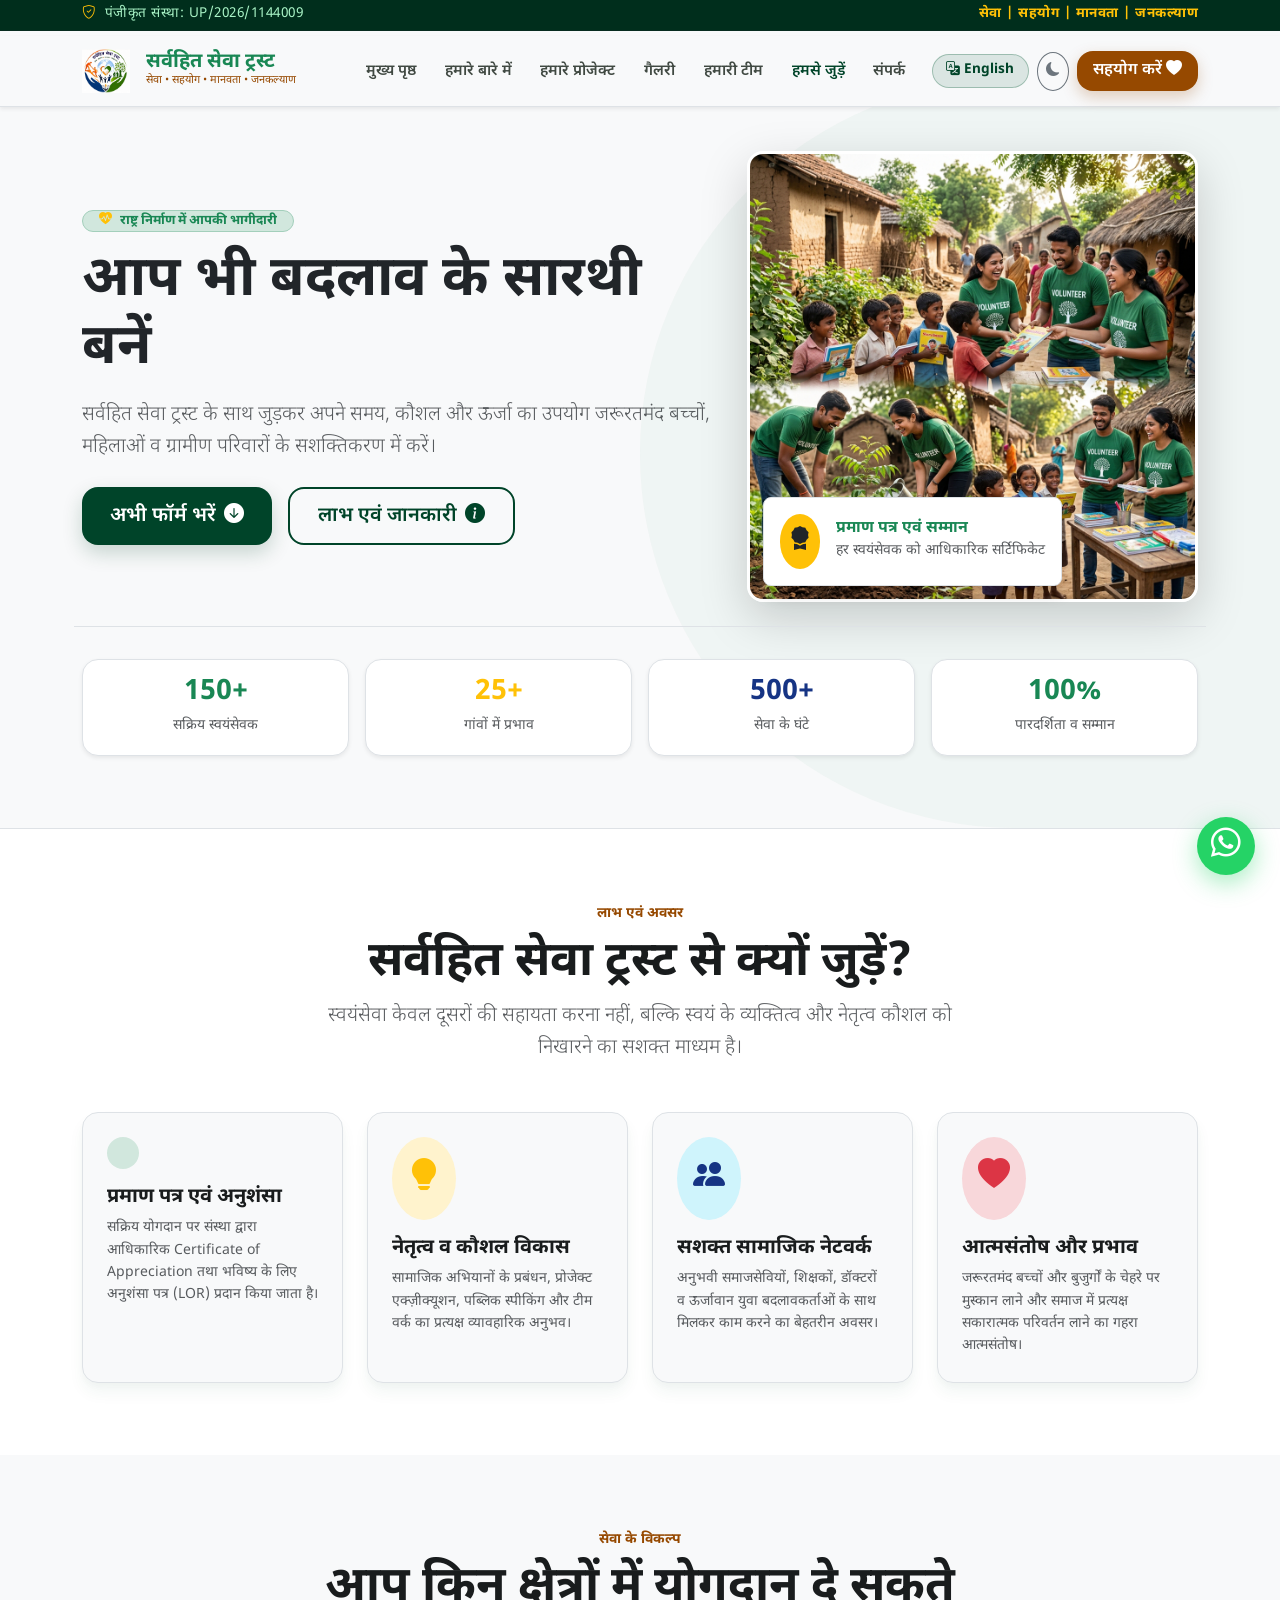
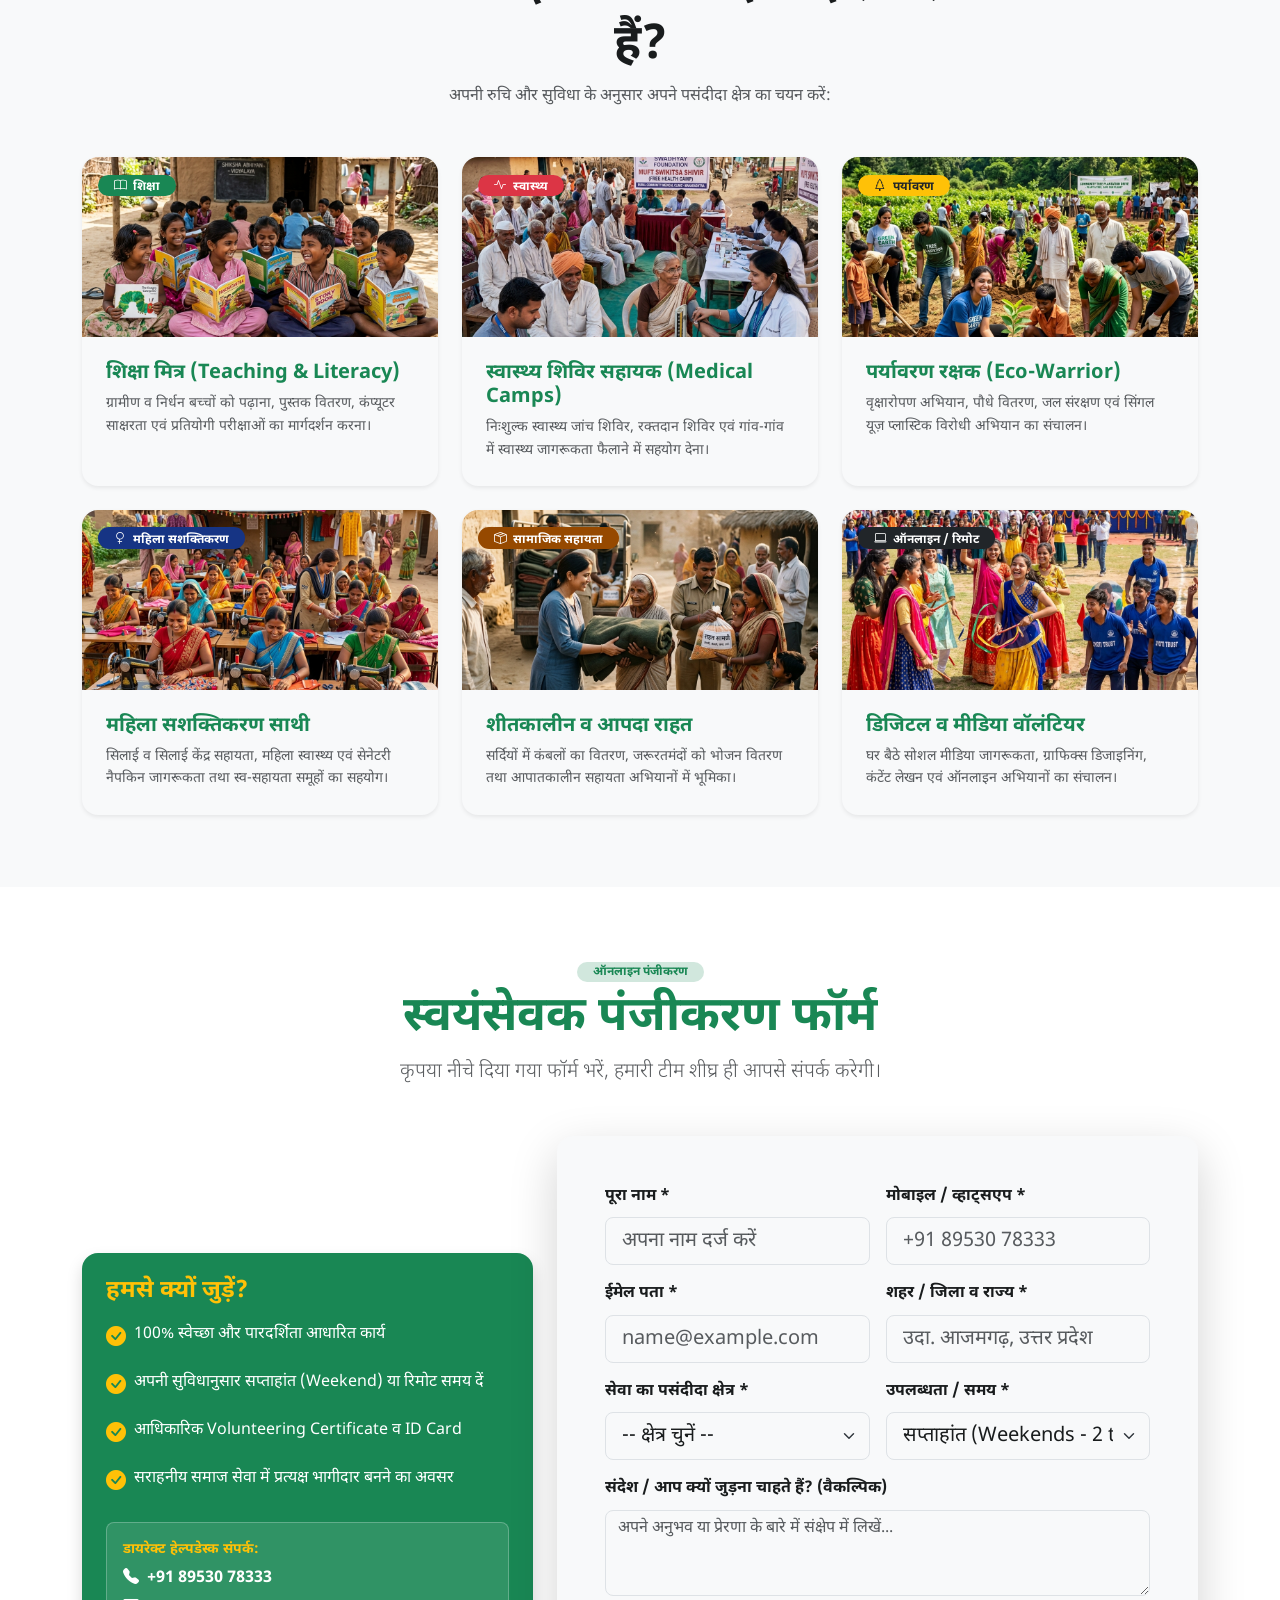
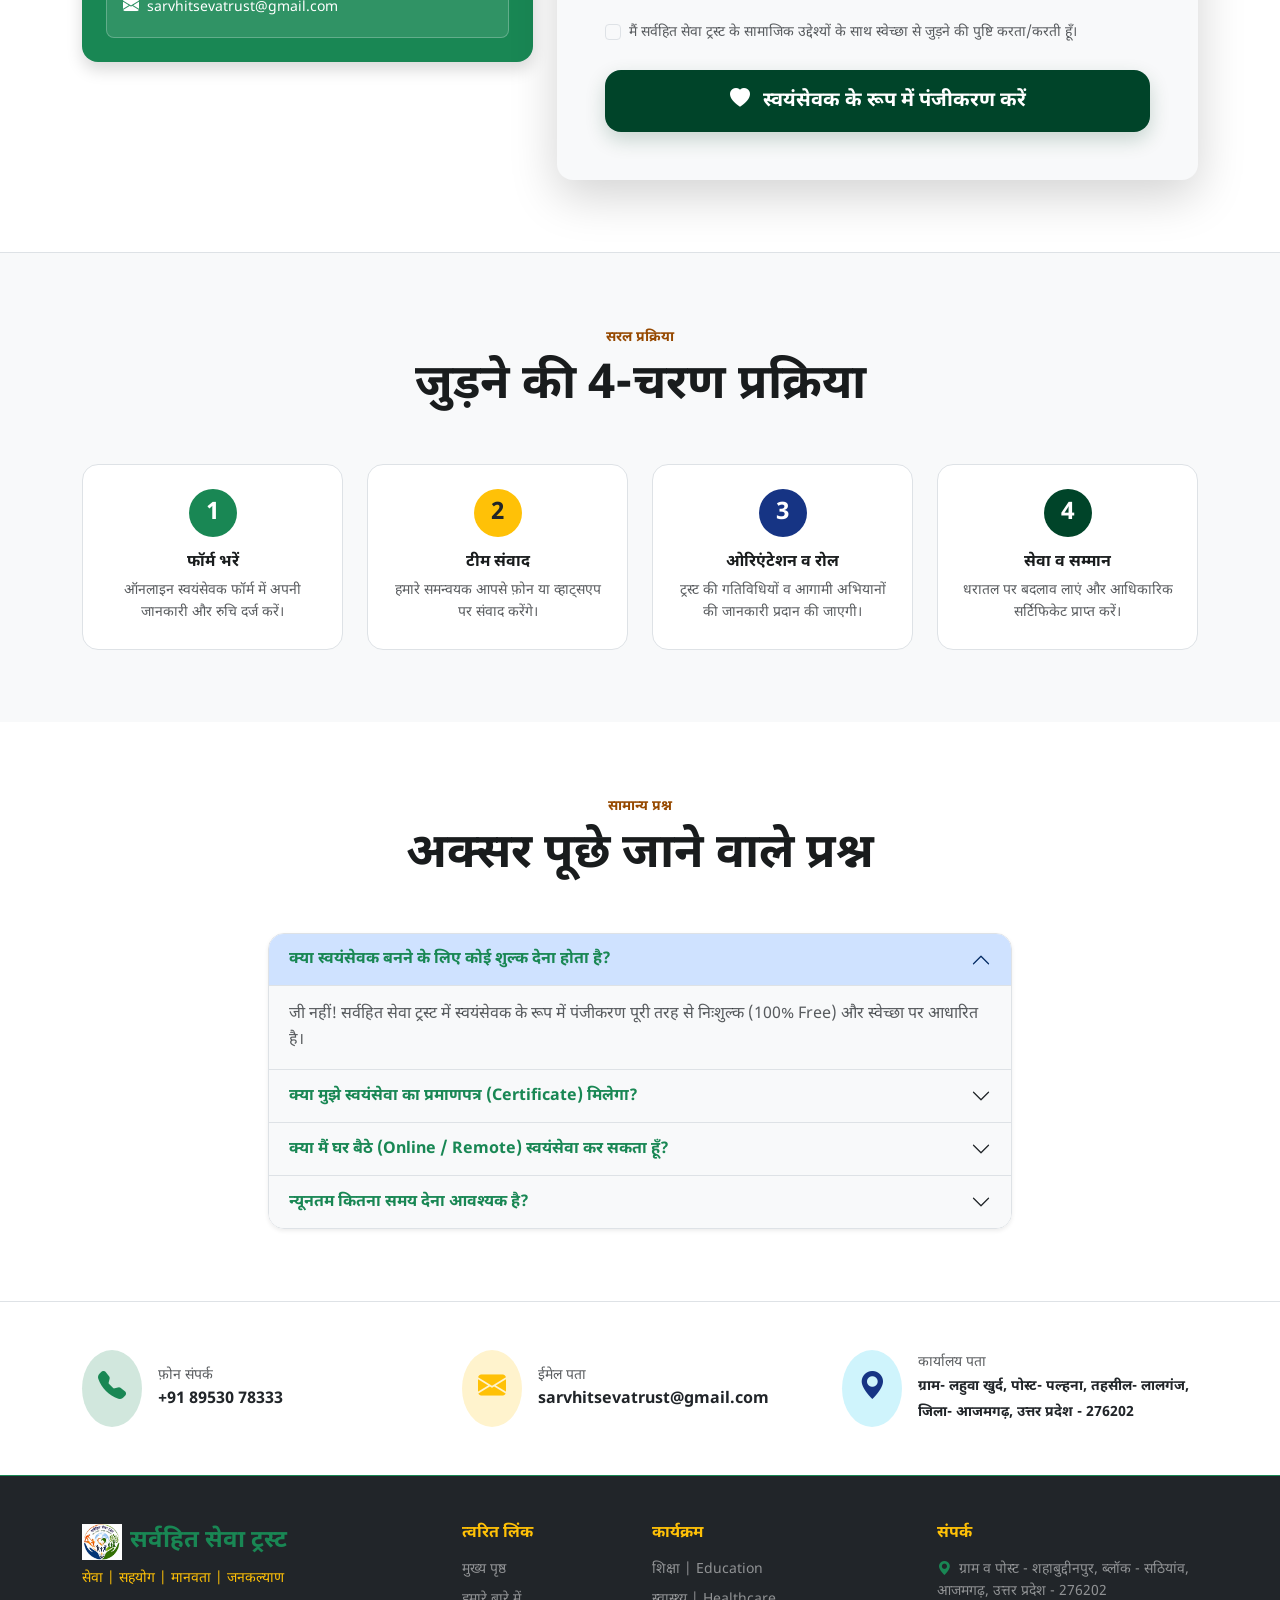
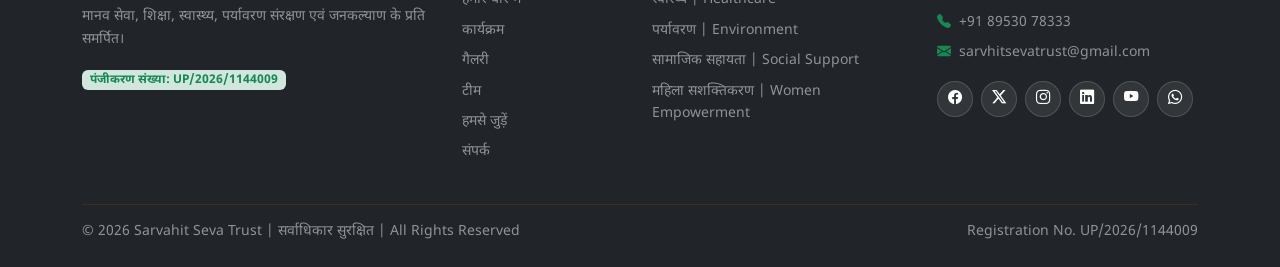
<file: volunteer.html>
<!DOCTYPE html>
<html lang="hi" data-bs-theme="light" class="scroll-smooth">
<head>
  <meta charset="utf-8"/>
  <meta name="viewport" content="width=device-width, initial-scale=1.0"/>
  <title>स्वयंसेवक बनें | Become a Volunteer - Sarvahit Seva Trust</title>
  <meta name="description" content="सर्वहित सेवा ट्रस्ट से जुड़ें और शिक्षा, स्वास्थ्य व समाज सेवा में योगदान दें। Volunteer with Sarvahit Seva Trust (Reg UP/2026/1144009)."/>
  <meta name="keywords" content="Sarvahit Seva Trust Volunteer, NGO Volunteer India, Azamgarh Volunteer, Social Work Registration, Volunteer Certificate"/>
  <link rel="canonical" href="https://sarvahitsevatrust.com/volunteer.html"/>

  <!-- Geographic / Local SEO Meta Tags (GEO) -->
  <meta name="geo.region" content="IN-UP"/>
  <meta name="geo.placename" content="Azamgarh"/>
  <meta name="geo.position" content="25.8647;82.9556"/>
  <meta name="ICBM" content="25.8647, 82.9556"/>

  <!-- LLMs & AI Search Engine Optimization (GEO) -->
  <link rel="alternate" type="text/markdown" href="llms.txt" title="LLM Summary"/>
  <link rel="alternate" type="text/markdown" href="llms-full.txt" title="LLM Full Context"/>

  <!-- Favicon & Touch Icons -->
  <link rel="icon" type="image/png" href="assets/images/logo.png"/>
  <link rel="apple-touch-icon" href="assets/images/logo.png"/>

  <!-- Open Graph / Facebook -->
  <meta property="og:type" content="website"/>
  <meta property="og:url" content="https://sarvahitsevatrust.com/volunteer.html"/>
  <meta property="og:title" content="स्वयंसेवक बनें | Become a Volunteer - Sarvahit Seva Trust"/>
  <meta property="og:description" content="सर्वहित सेवा ट्रस्ट से जुड़ें और शिक्षा, स्वास्थ्य व समाज सेवा में योगदान दें। Volunteer with Sarvahit Seva Trust."/>
  <meta property="og:image" content="https://sarvahitsevatrust.com/assets/images/logo.png"/>

  <!-- Twitter / X Cards -->
  <meta name="twitter:card" content="summary"/>
  <meta name="twitter:title" content="स्वयंसेवक बनें | Become a Volunteer - Sarvahit Seva Trust"/>
  <meta name="twitter:description" content="सर्वहित सेवा ट्रस्ट से जुड़ें और शिक्षा, स्वास्थ्य व समाज सेवा में योगदान दें। Volunteer with Sarvahit Seva Trust."/>
  <meta name="twitter:image" content="https://sarvahitsevatrust.com/assets/images/logo.png"/>

  <!-- Google Fonts & Bootstrap Icons -->
  <link rel="preconnect" href="https://fonts.googleapis.com"/>
  <link rel="preconnect" href="https://fonts.gstatic.com" crossorigin=""/>
  <link href="https://fonts.googleapis.com/css2?family=Be+Vietnam+Pro:wght@400;500;600;700&family=Noto+Sans+Devanagari:wght@400;500;600;700&display=swap" rel="stylesheet"/>
  <link href="https://cdn.jsdelivr.net/npm/bootstrap-icons@1.11.3/font/bootstrap-icons.min.css" rel="stylesheet"/>

  <!-- Bootstrap 5 CSS Framework -->
  <link href="https://cdn.jsdelivr.net/npm/bootstrap@5.3.3/dist/css/bootstrap.min.css" rel="stylesheet"/>

  <!-- Custom Stylesheets -->
  <link rel="stylesheet" href="assets/css/main.css"/>
  <link rel="stylesheet" href="assets/css/components.css"/>
  <link rel="stylesheet" href="assets/css/animations.css"/>

  <!-- Structured Data: NGO Schema -->
  <script type="application/ld+json">
  {
    "@context": "https://schema.org",
    "@type": "NGO",
    "name": "Sarvahit Seva Trust",
    "alternateName": "सर्वहित सेवा ट्रस्ट",
    "identifier": "UP/2026/1144009",
    "url": "https://sarvahitsevatrust.com/volunteer.html",
    "logo": "https://sarvahitsevatrust.com/assets/images/logo.png",
    "telephone": "+91-8953078333",
    "email": "sarvhitsevatrust@gmail.com",
    "address": {
      "@type": "PostalAddress",
      "streetAddress": "Gram Post - Shahabuddinpur, Block - Sathiaon",
      "addressLocality": "Azamgarh",
      "addressRegion": "Uttar Pradesh",
      "postalCode": "276202",
      "addressCountry": "IN"
    }
  }
  </script>
</head>
<body>

  <!-- SLIM TOP INFORMATION BAR -->
  <div class="top-info-bar py-1 border-bottom border-dark border-opacity-25">
    <div class="container d-flex justify-content-between align-items-center flex-wrap gap-2">
      <div class="d-flex align-items-center gap-2">
        <i class="bi bi-shield-check text-warning"></i>
        <span data-hi="पंजीकृत संस्था: UP/2026/1144009" data-en="Registered Organization: UP/2026/1144009">पंजीकृत संस्था: UP/2026/1144009</span>
      </div>
      <div class="fw-bold font-motto text-warning" data-hi="सेवा | सहयोग | मानवता | जनकल्याण" data-en="Service | Cooperation | Humanity | Public Welfare">
        सेवा | सहयोग | मानवता | जनकल्याण
      </div>
    </div>
  </div>

  <!-- STICKY NAVBAR HEADER -->
  <nav class="navbar navbar-expand-lg sticky-navbar fixed-top bg-body-tertiary bg-opacity-90 backdrop-blur border-bottom shadow-sm">
    <div class="container">
      <a class="navbar-brand d-flex align-items-center gap-3" href="index.html">
        <img src="assets/images/logo.png" alt="Sarvahit Seva Trust Logo" class="brand-logo-img"/>
        <div class="d-flex flex-column">
          <span class="fw-bold text-success fs-5 lh-1" data-hi="सर्वहित सेवा ट्रस्ट" data-en="SARVAHIT SEVA TRUST">सर्वहित सेवा ट्रस्ट</span>
          <span class="text-secondary font-motto fs-11" data-hi="सेवा • सहयोग • मानवता • जनकल्याण" data-en="Service • Cooperation • Humanity">सेवा • सहयोग • मानवता • जनकल्याण</span>
        </div>
      </a>

      <button class="navbar-toggler" type="button" data-bs-toggle="collapse" data-bs-target="#navbarPortal" aria-controls="navbarPortal" aria-expanded="false" aria-label="Toggle navigation">
        <span class="navbar-toggler-icon"></span>
      </button>

      <div class="collapse navbar-collapse" id="navbarPortal">
        <ul class="navbar-nav ms-auto gap-lg-2 fw-semibold">
          <li class="nav-item"><a class="nav-link" href="index.html" data-hi="मुख्य पृष्ठ" data-en="Home">मुख्य पृष्ठ</a></li>
          <li class="nav-item"><a class="nav-link" href="about.html" data-hi="हमारे बारे में" data-en="About Us">हमारे बारे में</a></li>
          <li class="nav-item"><a class="nav-link" href="projects.html" data-hi="हमारे प्रोजेक्ट" data-en="Projects">हमारे प्रोजेक्ट</a></li>
          <li class="nav-item"><a class="nav-link" href="gallery.html" data-hi="गैलरी" data-en="Gallery">गैलरी</a></li>
          <li class="nav-item"><a class="nav-link" href="team.html" data-hi="हमारी टीम" data-en="Our Team">हमारी टीम</a></li>
          <li class="nav-item"><a class="nav-link active text-success" href="volunteer.html" data-hi="हमसे जुड़ें" data-en="Volunteer">हमसे जुड़ें</a></li>
          <li class="nav-item"><a class="nav-link" href="contact.html" data-hi="संपर्क" data-en="Contact">संपर्क</a></li>
        </ul>

        <div class="d-flex align-items-center gap-2 ms-lg-3 mt-3 mt-lg-0">
          <button id="lang-toggle" class="lang-toggle-btn d-flex align-items-center gap-1" title="Switch Language">
            <i class="bi bi-translate"></i>
            <span id="lang-btn-text">English</span>
          </button>

          <button id="dark-mode-toggle" class="btn btn-sm btn-outline-secondary rounded-circle p-2" aria-label="Toggle Dark Mode">
            <i class="bi bi-moon-fill"></i>
          </button>

          <a href="index.html#donate" class="btn btn-trust-secondary d-flex align-items-center gap-1 px-3 py-2">
            <span data-hi="सहयोग करें" data-en="Donate Now">सहयोग करें</span>
            <i class="bi bi-heart-fill"></i>
          </a>
        </div>
      </div>
    </div>
  </nav>

  <!-- HERO BANNER SECTION -->
  <header class="py-5 mt-5 bg-body-tertiary position-relative overflow-hidden border-bottom">
    <div class="position-absolute top-0 end-0 w-50 h-100 bg-success-subtle opacity-25 rounded-start-pill d-none d-lg-block"></div>
    <div class="container py-4 position-relative z-1">
      <div class="row align-items-center g-4">
        <div class="col-lg-7 text-center text-lg-start">
          <div class="fade-up d-inline-flex align-items-center gap-2 px-3 py-1.5 rounded-pill bg-success-subtle border border-success-subtle text-success fw-bold text-uppercase mb-3 fs-13">
            <i class="bi bi-heart-pulse-fill text-warning"></i>
            <span data-hi="राष्ट्र निर्माण में आपकी भागीदारी" data-en="Your Role in Nation Building">राष्ट्र निर्माण में आपकी भागीदारी</span>
          </div>

          <h1 class="fade-up stagger-1 display-4 fw-bold text-body mb-3" data-hi="आप भी बदलाव के सारथी बनें" data-en="Be the Driver of Social Change">
            आप भी बदलाव के सारथी बनें
          </h1>

          <p class="fade-up stagger-2 lead text-body-secondary mb-4 max-w-2xl" data-hi="सर्वहित सेवा ट्रस्ट के साथ जुड़कर अपने समय, कौशल और ऊर्जा का उपयोग जरूरतमंद बच्चों, महिलाओं व ग्रामीण परिवारों के सशक्तिकरण में करें।" data-en="Join hands with Sarvahit Seva Trust to contribute your time, skills, and passion toward empowering children, women, and rural communities.">
            सर्वहित सेवा ट्रस्ट के साथ जुड़कर अपने समय, कौशल और ऊर्जा का उपयोग जरूरतमंद बच्चों, महिलाओं व ग्रामीण परिवारों के सशक्तिकरण में करें।
          </p>

          <div class="fade-up stagger-3 d-flex flex-wrap gap-3 justify-content-center justify-content-lg-start">
            <a href="#volunteer-form-section" class="btn btn-trust-primary btn-lg d-inline-flex align-items-center gap-2">
              <span data-hi="अभी फॉर्म भरें" data-en="Register Now">अभी फॉर्म भरें</span>
              <i class="bi bi-arrow-down-circle-fill"></i>
            </a>
            <a href="#why-volunteer" class="btn btn-trust-outline btn-lg d-inline-flex align-items-center gap-2">
              <span data-hi="लाभ एवं जानकारी" data-en="Learn Benefits">लाभ एवं जानकारी</span>
              <i class="bi bi-info-circle-fill"></i>
            </a>
          </div>
        </div>

        <div class="col-lg-5 text-center fade-up stagger-3">
          <div class="position-relative d-inline-block">
            <img src="assets/images/volunteer-banner.png" alt="Sarvahit Volunteers" class="img-fluid rounded-4 shadow-lg border border-3 border-white"/>
            <div class="position-absolute bottom-0 start-0 m-3 p-3 bg-body rounded-3 shadow border text-start d-flex align-items-center gap-3">
              <div class="p-2 rounded-circle bg-warning text-dark"><i class="bi bi-award-fill fs-4"></i></div>
              <div>
                <h6 class="fw-bold mb-0 text-success" data-hi="प्रमाण पत्र एवं सम्मान" data-en="Certificate & Recognition">प्रमाण पत्र एवं सम्मान</h6>
                <small class="text-body-secondary" data-hi="हर स्वयंसेवक को आधिकारिक सर्टिफिकेट" data-en="Official certificate for every volunteer">हर स्वयंसेवक को आधिकारिक सर्टिफिकेट</small>
              </div>
            </div>
          </div>
        </div>
      </div>

      <!-- Quick Impact Stats -->
      <div class="row g-3 mt-4 pt-3 border-top fade-up stagger-4 text-center">
        <div class="col-6 col-md-3">
          <div class="p-3 bg-body rounded-4 border shadow-sm">
            <h3 class="fw-bold text-success mb-1">150+</h3>
            <span class="text-body-secondary small" data-hi="सक्रिय स्वयंसेवक" data-en="Active Volunteers">सक्रिय स्वयंसेवक</span>
          </div>
        </div>
        <div class="col-6 col-md-3">
          <div class="p-3 bg-body rounded-4 border shadow-sm">
            <h3 class="fw-bold text-warning mb-1">25+</h3>
            <span class="text-body-secondary small" data-hi="गांवों में प्रभाव" data-en="Villages Reached">गांवों में प्रभाव</span>
          </div>
        </div>
        <div class="col-6 col-md-3">
          <div class="p-3 bg-body rounded-4 border shadow-sm">
            <h3 class="fw-bold text-info mb-1">500+</h3>
            <span class="text-body-secondary small" data-hi="सेवा के घंटे" data-en="Hours of Service">सेवा के घंटे</span>
          </div>
        </div>
        <div class="col-6 col-md-3">
          <div class="p-3 bg-body rounded-4 border shadow-sm">
            <h3 class="fw-bold text-success mb-1">100%</h3>
            <span class="text-body-secondary small" data-hi="पारदर्शिता व सम्मान" data-en="Transparency & Dedicated">पारदर्शिता व सम्मान</span>
          </div>
        </div>
      </div>
    </div>
  </header>

  <!-- WHY VOLUNTEER SECTION -->
  <section class="py-5 bg-body" id="why-volunteer">
    <div class="container py-4">
      <div class="text-center max-w-2xl mx-auto mb-5 fade-up">
        <span class="text-secondary fw-bold text-uppercase tracking-wider small" data-hi="लाभ एवं अवसर" data-en="BENEFITS & OPPORTUNITIES">लाभ एवं अवसर</span>
        <h2 class="display-5 fw-bold mt-2" data-hi="सर्वहित सेवा ट्रस्ट से क्यों जुड़ें?" data-en="Why Volunteer With Us?">सर्वहित सेवा ट्रस्ट से क्यों जुड़ें?</h2>
        <p class="text-body-secondary lead" data-hi="स्वयंसेवा केवल दूसरों की सहायता करना नहीं, बल्कि स्वयं के व्यक्तित्व और नेतृत्व कौशल को निखारने का सशक्त माध्यम है।" data-en="Volunteering is not only about helping others, but also a transformative step toward refining your own leadership and soft skills.">
          स्वयंसेवा केवल दूसरों की सहायता करना नहीं, बल्कि स्वयं के व्यक्तित्व और नेतृत्व कौशल को निखारने का सशक्त माध्यम है।
        </p>
      </div>

      <div class="row g-4">
        <div class="col-md-6 col-lg-3 fade-up stagger-1">
          <div class="p-4 rounded-4 bg-body-tertiary border h-100 card-impact border-secondary-top">
            <div class="p-3 rounded-circle bg-success-subtle text-success d-inline-flex mb-3">
              <i class="bi bi-file-earmark-badge-fill fs-2"></i>
            </div>
            <h5 class="fw-bold mb-2" data-hi="प्रमाण पत्र एवं अनुशंसा" data-en="Certificate & Reference">प्रमाण पत्र एवं अनुशंसा</h5>
            <p class="text-body-secondary small mb-0" data-hi="सक्रिय योगदान पर संस्था द्वारा आधिकारिक Certificate of Appreciation तथा भविष्य के लिए अनुशंसा पत्र (LOR) प्रदान किया जाता है।" data-en="Receive an official Certificate of Appreciation and Recommendation Letter (LOR) upon completing active service.">
              सक्रिय योगदान पर संस्था द्वारा आधिकारिक Certificate of Appreciation तथा भविष्य के लिए अनुशंसा पत्र (LOR) प्रदान किया जाता है।
            </p>
          </div>
        </div>

        <div class="col-md-6 col-lg-3 fade-up stagger-2">
          <div class="p-4 rounded-4 bg-body-tertiary border h-100 card-impact border-info-top">
            <div class="p-3 rounded-circle bg-warning-subtle text-warning d-inline-flex mb-3">
              <i class="bi bi-lightbulb-fill fs-2"></i>
            </div>
            <h5 class="fw-bold mb-2" data-hi="नेतृत्व व कौशल विकास" data-en="Skill & Leadership">नेतृत्व व कौशल विकास</h5>
            <p class="text-body-secondary small mb-0" data-hi="सामाजिक अभियानों के प्रबंधन, प्रोजेक्ट एक्ज़ीक्यूशन, पब्लिक स्पीकिंग और टीम वर्क का प्रत्यक्ष व्यावहारिक अनुभव।" data-en="Gain practical experience in program management, project execution, public speaking, and team leadership.">
              सामाजिक अभियानों के प्रबंधन, प्रोजेक्ट एक्ज़ीक्यूशन, पब्लिक स्पीकिंग और टीम वर्क का प्रत्यक्ष व्यावहारिक अनुभव।
            </p>
          </div>
        </div>

        <div class="col-md-6 col-lg-3 fade-up stagger-3">
          <div class="p-4 rounded-4 bg-body-tertiary border h-100 card-impact border-danger-top">
            <div class="p-3 rounded-circle bg-info-subtle text-info d-inline-flex mb-3">
              <i class="bi bi-people-fill fs-2"></i>
            </div>
            <h5 class="fw-bold mb-2" data-hi="सशक्त सामाजिक नेटवर्क" data-en="Strong Community Network">सशक्त सामाजिक नेटवर्क</h5>
            <p class="text-body-secondary small mb-0" data-hi="अनुभवी समाजसेवियों, शिक्षकों, डॉक्टरों व ऊर्जावान युवा बदलावकर्ताओं के साथ मिलकर काम करने का बेहतरीन अवसर।" data-en="Connect and collaborate with experienced social workers, educators, doctors, and passionate youth leaders.">
              अनुभवी समाजसेवियों, शिक्षकों, डॉक्टरों व ऊर्जावान युवा बदलावकर्ताओं के साथ मिलकर काम करने का बेहतरीन अवसर।
            </p>
          </div>
        </div>

        <div class="col-md-6 col-lg-3 fade-up stagger-4">
          <div class="p-4 rounded-4 bg-body-tertiary border h-100 card-impact">
            <div class="p-3 rounded-circle bg-danger-subtle text-danger d-inline-flex mb-3">
              <i class="bi bi-heart-fill fs-2"></i>
            </div>
            <h5 class="fw-bold mb-2" data-hi="आत्मसंतोष और प्रभाव" data-en="Inner Satisfaction">आत्मसंतोष और प्रभाव</h5>
            <p class="text-body-secondary small mb-0" data-hi="जरूरतमंद बच्चों और बुजुर्गों के चेहरे पर मुस्कान लाने और समाज में प्रत्यक्ष सकारात्मक परिवर्तन लाने का गहरा आत्मसंतोष।" data-en="Experience the true contentment of making a direct positive difference in the lives of needy children and elders.">
              जरूरतमंद बच्चों और बुजुर्गों के चेहरे पर मुस्कान लाने और समाज में प्रत्यक्ष सकारात्मक परिवर्तन लाने का गहरा आत्मसंतोष।
            </p>
          </div>
        </div>
      </div>
    </div>
  </section>

  <!-- VOLUNTEER AVENUES / DOMAINS -->
  <section class="py-5 bg-body-tertiary">
    <div class="container py-4">
      <div class="text-center max-w-2xl mx-auto mb-5 fade-up">
        <span class="text-secondary fw-bold text-uppercase tracking-wider small" data-hi="सेवा के विकल्प" data-en="DOMAINS OF SERVICE">सेवा के विकल्प</span>
        <h2 class="display-5 fw-bold mt-2" data-hi="आप किन क्षेत्रों में योगदान दे सकते हैं?" data-en="Where Can You Contribute?">आप किन क्षेत्रों में योगदान दे सकते हैं?</h2>
        <p class="text-body-secondary" data-hi="अपनी रुचि और सुविधा के अनुसार अपने पसंदीदा क्षेत्र का चयन करें:" data-en="Choose your preferred field according to your skills and passion:">अपनी रुचि और सुविधा के अनुसार अपने पसंदीदा क्षेत्र का चयन करें:</p>
      </div>

      <div class="row g-4">
        <div class="col-md-6 col-lg-4 fade-up stagger-1">
          <div class="card h-100 rounded-4 border-0 shadow-sm overflow-hidden gallery-card">
            <div class="position-relative overflow-hidden h-180">
              <img src="assets/images/work-education.png" alt="Education Volunteer" class="w-100 h-100 object-fit-cover"/>
              <div class="position-absolute top-0 start-0 m-3">
                <span class="badge bg-success text-white px-3 py-1.5 rounded-pill"><i class="bi bi-book me-1"></i> <span data-hi="शिक्षा" data-en="Education">शिक्षा</span></span>
              </div>
            </div>
            <div class="card-body p-4">
              <h5 class="fw-bold text-success mb-2" data-hi="शिक्षा मित्र (Teaching & Literacy)" data-en="Education Mentor">शिक्षा मित्र (Teaching & Literacy)</h5>
              <p class="text-body-secondary small mb-0" data-hi="ग्रामीण व निर्धन बच्चों को पढ़ाना, पुस्तक वितरण, कंप्यूटर साक्षरता एवं प्रतियोगी परीक्षाओं का मार्गदर्शन करना।" data-en="Teaching underprivileged children, stationery distribution, basic computer education, and exam guidance.">
                ग्रामीण व निर्धन बच्चों को पढ़ाना, पुस्तक वितरण, कंप्यूटर साक्षरता एवं प्रतियोगी परीक्षाओं का मार्गदर्शन करना।
              </p>
            </div>
          </div>
        </div>

        <div class="col-md-6 col-lg-4 fade-up stagger-2">
          <div class="card h-100 rounded-4 border-0 shadow-sm overflow-hidden gallery-card">
            <div class="position-relative overflow-hidden h-180">
              <img src="assets/images/work-healthcare.png" alt="Health Volunteer" class="w-100 h-100 object-fit-cover"/>
              <div class="position-absolute top-0 start-0 m-3">
                <span class="badge bg-danger text-white px-3 py-1.5 rounded-pill"><i class="bi bi-activity me-1"></i> <span data-hi="स्वास्थ्य" data-en="Healthcare">स्वास्थ्य</span></span>
              </div>
            </div>
            <div class="card-body p-4">
              <h5 class="fw-bold text-success mb-2" data-hi="स्वास्थ्य शिविर सहायक (Medical Camps)" data-en="Healthcare Assistant">स्वास्थ्य शिविर सहायक (Medical Camps)</h5>
              <p class="text-body-secondary small mb-0" data-hi="निःशुल्क स्वास्थ्य जांच शिविर, रक्तदान शिविर एवं गांव-गांव में स्वास्थ्य जागरूकता फैलाने में सहयोग देना।" data-en="Assisting doctors in free health camps, organizing blood donation drives, and hygiene awareness camps.">
                निःशुल्क स्वास्थ्य जांच शिविर, रक्तदान शिविर एवं गांव-गांव में स्वास्थ्य जागरूकता फैलाने में सहयोग देना।
              </p>
            </div>
          </div>
        </div>

        <div class="col-md-6 col-lg-4 fade-up stagger-3">
          <div class="card h-100 rounded-4 border-0 shadow-sm overflow-hidden gallery-card">
            <div class="position-relative overflow-hidden h-180">
              <img src="assets/images/work-environment.png" alt="Tree Plantation Volunteer" class="w-100 h-100 object-fit-cover"/>
              <div class="position-absolute top-0 start-0 m-3">
                <span class="badge bg-warning text-dark px-3 py-1.5 rounded-pill"><i class="bi bi-tree me-1"></i> <span data-hi="पर्यावरण" data-en="Environment">पर्यावरण</span></span>
              </div>
            </div>
            <div class="card-body p-4">
              <h5 class="fw-bold text-success mb-2" data-hi="पर्यावरण रक्षक (Eco-Warrior)" data-en="Tree Plantation & Eco Drive">पर्यावरण रक्षक (Eco-Warrior)</h5>
              <p class="text-body-secondary small mb-0" data-hi="वृक्षारोपण अभियान, पौधे वितरण, जल संरक्षण एवं सिंगल यूज़ प्लास्टिक विरोधी अभियान का संचालन।" data-en="Tree plantation drives, sapling distribution, water conservation awareness, and clean community campaigns.">
                वृक्षारोपण अभियान, पौधे वितरण, जल संरक्षण एवं सिंगल यूज़ प्लास्टिक विरोधी अभियान का संचालन।
              </p>
            </div>
          </div>
        </div>

        <div class="col-md-6 col-lg-4 fade-up stagger-1">
          <div class="card h-100 rounded-4 border-0 shadow-sm overflow-hidden gallery-card">
            <div class="position-relative overflow-hidden h-180">
              <img src="assets/images/work-women.png" alt="Women Empowerment Volunteer" class="w-100 h-100 object-fit-cover"/>
              <div class="position-absolute top-0 start-0 m-3">
                <span class="badge bg-info text-white px-3 py-1.5 rounded-pill"><i class="bi bi-gender-female me-1"></i> <span data-hi="महिला सशक्तिकरण" data-en="Women Empowerment">महिला सशक्तिकरण</span></span>
              </div>
            </div>
            <div class="card-body p-4">
              <h5 class="fw-bold text-success mb-2" data-hi="महिला सशक्तिकरण साथी" data-en="Women Empowerment Advocate">महिला सशक्तिकरण साथी</h5>
              <p class="text-body-secondary small mb-0" data-hi="सिलाई व सिलाई केंद्र सहायता, महिला स्वास्थ्य एवं सेनेटरी नैपकिन जागरूकता तथा स्व-सहायता समूहों का सहयोग।" data-en="Supporting skill centers, sanitary pad distribution drives, health education, and women self-help initiatives.">
                सिलाई व सिलाई केंद्र सहायता, महिला स्वास्थ्य एवं सेनेटरी नैपकिन जागरूकता तथा स्व-सहायता समूहों का सहयोग।
              </p>
            </div>
          </div>
        </div>

        <div class="col-md-6 col-lg-4 fade-up stagger-2">
          <div class="card h-100 rounded-4 border-0 shadow-sm overflow-hidden gallery-card">
            <div class="position-relative overflow-hidden h-180">
              <img src="assets/images/work-social.png" alt="Relief Volunteer" class="w-100 h-100 object-fit-cover"/>
              <div class="position-absolute top-0 start-0 m-3">
                <span class="badge bg-secondary text-white px-3 py-1.5 rounded-pill"><i class="bi bi-box-seam me-1"></i> <span data-hi="सामाजिक सहायता" data-en="Social Support">सामाजिक सहायता</span></span>
              </div>
            </div>
            <div class="card-body p-4">
              <h5 class="fw-bold text-success mb-2" data-hi="शीतकालीन व आपदा राहत" data-en="Relief & Social Service">शीतकालीन व आपदा राहत</h5>
              <p class="text-body-secondary small mb-0" data-hi="सर्दियों में कंबलों का वितरण, जरूरतमंदों को भोजन वितरण तथा आपातकालीन सहायता अभियानों में भूमिका।" data-en="Blanket distribution in harsh winters, food drives for homeless and needy, and emergency community aid.">
                सर्दियों में कंबलों का वितरण, जरूरतमंदों को भोजन वितरण तथा आपातकालीन सहायता अभियानों में भूमिका।
              </p>
            </div>
          </div>
        </div>

        <div class="col-md-6 col-lg-4 fade-up stagger-3">
          <div class="card h-100 rounded-4 border-0 shadow-sm overflow-hidden gallery-card">
            <div class="position-relative overflow-hidden h-180">
              <img src="assets/images/work-culture.png" alt="Digital Media Volunteer" class="w-100 h-100 object-fit-cover"/>
              <div class="position-absolute top-0 start-0 m-3">
                <span class="badge bg-dark text-white px-3 py-1.5 rounded-pill"><i class="bi bi-laptop me-1"></i> <span data-hi="ऑनलाइन / रिमोट" data-en="Online / Remote">ऑनलाइन / रिमोट</span></span>
              </div>
            </div>
            <div class="card-body p-4">
              <h5 class="fw-bold text-success mb-2" data-hi="डिजिटल व मीडिया वॉलंटियर" data-en="Digital & Media Volunteer">डिजिटल व मीडिया वॉलंटियर</h5>
              <p class="text-body-secondary small mb-0" data-hi="घर बैठे सोशल मीडिया जागरूकता, ग्राफिक्स डिजाइनिंग, कंटेंट लेखन एवं ऑनलाइन अभियानों का संचालन।" data-en="Remote volunteering: Social media awareness, content writing, poster design, and online campaign promotion.">
                घर बैठे सोशल मीडिया जागरूकता, ग्राफिक्स डिजाइनिंग, कंटेंट लेखन एवं ऑनलाइन अभियानों का संचालन।
              </p>
            </div>
          </div>
        </div>
      </div>
    </div>
  </section>

  <!-- FORM SECTION WITH IMAGE & ELEVATED FORM CARD -->
  <section class="py-5 bg-body" id="volunteer-form-section">
    <div class="container py-4 max-w-5xl mx-auto">
      <div class="text-center mb-5 fade-up">
        <span class="badge bg-success-subtle text-success px-3 py-1.5 rounded-pill fw-bold text-uppercase mb-2" data-hi="ऑनलाइन पंजीकरण" data-en="ONLINE REGISTRATION">ऑनलाइन पंजीकरण</span>
        <h2 class="display-5 fw-bold text-success mb-2" data-hi="स्वयंसेवक पंजीकरण फॉर्म" data-en="Volunteer Registration Form">स्वयंसेवक पंजीकरण फॉर्म</h2>
        <p class="lead text-body-secondary" data-hi="कृपया नीचे दिया गया फॉर्म भरें, हमारी टीम शीघ्र ही आपसे संपर्क करेगी।" data-en="Please fill out the form below; our volunteer coordinator will contact you shortly.">
          कृपया नीचे दिया गया फॉर्म भरें, हमारी टीम शीघ्र ही आपसे संपर्क करेगी।
        </p>
      </div>

      <div class="row g-4 align-items-center">
        <!-- Left Side Highlights Card -->
        <div class="col-lg-5 fade-up stagger-1">
          <div class="card p-4 rounded-4 border-0 shadow bg-success text-white">
            <h4 class="fw-bold mb-3 text-warning" data-hi="हमसे क्यों जुड़ें?" data-en="Why Join Us?">हमसे क्यों जुड़ें?</h4>
            <ul class="list-unstyled d-flex flex-column gap-3 mb-4">
              <li class="d-flex align-items-start gap-2">
                <i class="bi bi-check-circle-fill text-warning fs-5"></i>
                <span data-hi="100% स्वेच्छा और पारदर्शिता आधारित कार्य" data-en="100% voluntary & transparent service">100% स्वेच्छा और पारदर्शिता आधारित कार्य</span>
              </li>
              <li class="d-flex align-items-start gap-2">
                <i class="bi bi-check-circle-fill text-warning fs-5"></i>
                <span data-hi="अपनी सुविधानुसार सप्ताहांत (Weekend) या रिमोट समय दें" data-en="Flexible hours on weekends or remote">अपनी सुविधानुसार सप्ताहांत (Weekend) या रिमोट समय दें</span>
              </li>
              <li class="d-flex align-items-start gap-2">
                <i class="bi bi-check-circle-fill text-warning fs-5"></i>
                <span data-hi="आधिकारिक Volunteering Certificate व ID Card" data-en="Official Volunteering Certificate & ID Card">आधिकारिक Volunteering Certificate व ID Card</span>
              </li>
              <li class="d-flex align-items-start gap-2">
                <i class="bi bi-check-circle-fill text-warning fs-5"></i>
                <span data-hi="सराहनीय समाज सेवा में प्रत्यक्ष भागीदार बनने का अवसर" data-en="Direct opportunity to serve the community">सराहनीय समाज सेवा में प्रत्यक्ष भागीदार बनने का अवसर</span>
              </li>
            </ul>

            <div class="p-3 bg-white bg-opacity-10 rounded-3 border border-light border-opacity-25">
              <small class="d-block text-warning fw-bold mb-1" data-hi="डायरेक्ट हेल्पडेस्क संपर्क:" data-en="Direct Helpdesk Contact:">डायरेक्ट हेल्पडेस्क संपर्क:</small>
              <div class="d-flex align-items-center gap-2">
                <i class="bi bi-telephone-fill"></i>
                <a href="tel:+918953078333" class="text-white fw-bold text-decoration-none">+91 89530 78333</a>
              </div>
              <div class="d-flex align-items-center gap-2 mt-1">
                <i class="bi bi-envelope-fill"></i>
                <a href="mailto:sarvhitsevatrust@gmail.com" class="text-white text-decoration-none small">sarvhitsevatrust@gmail.com</a>
              </div>
            </div>
          </div>
        </div>

        <!-- Right Side Registration Form -->
        <div class="col-lg-7 fade-up stagger-2">
          <div class="card p-4 p-md-5 rounded-4 shadow-lg border-0 bg-body-tertiary">

            <div id="volunteer-success-alert" class="alert alert-success d-none mb-4 rounded-3 p-3 shadow-sm border-0" role="alert">
              <div class="d-flex align-items-center gap-3">
                <i class="bi bi-check-circle-fill fs-2 text-success"></i>
                <div>
                  <h6 class="fw-bold mb-1" data-hi="पंजीकरण सफल रहा!" data-en="Registration Successful!">पंजीकरण सफल रहा!</h6>
                  <p class="mb-0 small" data-hi="धन्यवाद! आपका स्वयंसेवक आवेदन प्राप्त हुआ है। हमारी टीम जल्द ही आपसे व्हाट्सएप या फोन पर संपर्क करेगी।" data-en="Thank you! Your volunteer application has been received. Our coordinator will connect with you soon.">
                    धन्यवाद! आपका स्वयंसेवक आवेदन प्राप्त हुआ है। हमारी टीम जल्द ही आपसे व्हाट्सएप या फोन पर संपर्क करेगी।
                  </p>
                </div>
              </div>
            </div>

            <form id="volunteer-form">
              <div class="row g-3 mb-3">
                <div class="col-md-6">
                  <label class="form-label fw-bold" data-hi="पूरा नाम *" data-en="Full Name *">पूरा नाम *</label>
                  <input type="text" class="form-control form-control-lg rounded-3" placeholder="अपना नाम दर्ज करें" required data-hi="अपना नाम दर्ज करें" data-en="Enter your full name"/>
                </div>
                <div class="col-md-6">
                  <label class="form-label fw-bold" data-hi="मोबाइल / व्हाट्सएप *" data-en="Mobile / WhatsApp *">मोबाइल / व्हाट्सएप *</label>
                  <input type="tel" class="form-control form-control-lg rounded-3" placeholder="+91 89530 78333" required data-hi="+91 89530 78333" data-en="+91 89530 78333"/>
                </div>
              </div>

              <div class="row g-3 mb-3">
                <div class="col-md-6">
                  <label class="form-label fw-bold" data-hi="ईमेल पता *" data-en="Email Address *">ईमेल पता *</label>
                  <input type="email" class="form-control form-control-lg rounded-3" placeholder="name@example.com" required data-hi="name@example.com" data-en="name@example.com"/>
                </div>
                <div class="col-md-6">
                  <label class="form-label fw-bold" data-hi="शहर / जिला व राज्य *" data-en="City / District & State *">शहर / जिला व राज्य *</label>
                  <input type="text" class="form-control form-control-lg rounded-3" placeholder="उदा. आजमगढ़, उत्तर प्रदेश" required data-hi="उदा. आजमगढ़, उत्तर प्रदेश" data-en="e.g. Azamgarh, UP"/>
                </div>
              </div>

              <div class="row g-3 mb-3">
                <div class="col-md-6">
                  <label class="form-label fw-bold" data-hi="सेवा का पसंदीदा क्षेत्र *" data-en="Preferred Service Area *">सेवा का पसंदीदा क्षेत्र *</label>
                  <select class="form-select form-select-lg rounded-3" required>
                    <option value="" selected data-hi="-- क्षेत्र चुनें --" data-en="-- Select Area --">-- क्षेत्र चुनें --</option>
                    <option data-hi="शिक्षा एवं शिक्षण (Education & Teaching)" data-en="Education & Teaching">शिक्षा एवं शिक्षण (Education & Teaching)</option>
                    <option data-hi="स्वास्थ्य व रक्तदान शिविर (Health Camps)" data-en="Health Camps">स्वास्थ्य व रक्तदान शिविर (Health Camps)</option>
                    <option data-hi="पर्यावरण एवं वृक्षारोपण (Environment & Trees)" data-en="Environment & Tree Plantation">पर्यावरण एवं वृक्षारोपण (Environment & Trees)</option>
                    <option data-hi="महिला सशक्तिकरण (Women Empowerment)" data-en="Women Empowerment">महिला सशक्तिकरण (Women Empowerment)</option>
                    <option data-hi="शीतकालीन व सामाजिक राहत (Social Relief)" data-en="Social Relief & Blanket Drive">शीतकालीन व सामाजिक राहत (Social Relief)</option>
                    <option data-hi="डिजिटल व सोशल मीडिया (Digital & Media)" data-en="Digital & Remote Volunteering">डिजिटल व सोशल मीडिया (Digital & Media)</option>
                  </select>
                </div>
                <div class="col-md-6">
                  <label class="form-label fw-bold" data-hi="उपलब्धता / समय *" data-en="Time Availability *">उपलब्धता / समय *</label>
                  <select class="form-select form-select-lg rounded-3" required>
                    <option data-hi="सप्ताहांत (Weekends - 2 to 4 Hours)" data-en="Weekends (2 to 4 Hours)">सप्ताहांत (Weekends - 2 to 4 Hours)</option>
                    <option data-hi="सप्ताह में 2-4 घंटे (2-4 Hours Weekly)" data-en="2-4 Hours Weekly">सप्ताह में 2-4 घंटे (2-4 Hours Weekly)</option>
                    <option data-hi="इवेंट आधारित (Event / Campaign Based)" data-en="Event / Campaign Based">इवेंट आधारित (Event / Campaign Based)</option>
                    <option data-hi="ऑनलाइन / रिमोट योगदान (Remote)" data-en="Online / Remote Contribution">ऑनलाइन / रिमोट योगदान (Remote)</option>
                  </select>
                </div>
              </div>

              <div class="mb-4">
                <label class="form-label fw-bold" data-hi="संदेश / आप क्यों जुड़ना चाहते हैं? (वैकल्पिक)" data-en="Motivation / Why do you want to join? (Optional)">संदेश / आप क्यों जुड़ना चाहते हैं? (वैकल्पिक)</label>
                <textarea class="form-control rounded-3" rows="3" placeholder="अपने अनुभव या प्रेरणा के बारे में संक्षेप में लिखें..." data-hi="अपने अनुभव या प्रेरणा के बारे में संक्षेप में लिखें..." data-en="Briefly describe your experience or motivation..."></textarea>
              </div>

              <div class="form-check mb-4">
                <input class="form-check-input" type="checkbox" id="termsCheck" required/>
                <label class="form-check-label small text-body-secondary" for="termsCheck" data-hi="मैं सर्वहित सेवा ट्रस्ट के सामाजिक उद्देश्यों के साथ स्वेच्छा से जुड़ने की पुष्टि करता/करती हूँ।" data-en="I confirm my willing participation in the social initiatives of Sarvahit Seva Trust.">
                  मैं सर्वहित सेवा ट्रस्ट के सामाजिक उद्देश्यों के साथ स्वेच्छा से जुड़ने की पुष्टि करता/करती हूँ।
                </label>
              </div>

              <button type="submit" class="btn btn-trust-primary btn-lg w-100 py-3 fw-bold">
                <i class="bi bi-heart-fill me-2"></i>
                <span data-hi="स्वयंसेवक के रूप में पंजीकरण करें" data-en="Register as a Volunteer">स्वयंसेवक के रूप में पंजीकरण करें</span>
              </button>
            </form>
          </div>
        </div>
      </div>
    </div>
  </section>

  <!-- 4-STEP PROCESS JOURNEY -->
  <section class="py-5 bg-body-tertiary border-top">
    <div class="container py-4">
      <div class="text-center max-w-2xl mx-auto mb-5 fade-up">
        <span class="text-secondary fw-bold text-uppercase tracking-wider small" data-hi="सरल प्रक्रिया" data-en="SIMPLE PROCESS">सरल प्रक्रिया</span>
        <h2 class="display-5 fw-bold mt-2" data-hi="जुड़ने की 4-चरण प्रक्रिया" data-en="4-Step Joining Process">जुड़ने की 4-चरण प्रक्रिया</h2>
      </div>

      <div class="row g-4 text-center">
        <div class="col-md-3 fade-up stagger-1">
          <div class="p-4 rounded-4 bg-body border h-100 position-relative">
            <div class="w-12 h-12 rounded-circle bg-success text-white d-inline-flex align-items-center justify-content-center fw-bold fs-4 mb-3 size-48">1</div>
            <h6 class="fw-bold mb-2" data-hi="फॉर्म भरें" data-en="Submit Form">फॉर्म भरें</h6>
            <p class="text-body-secondary small mb-0" data-hi="ऑनलाइन स्वयंसेवक फॉर्म में अपनी जानकारी और रुचि दर्ज करें।" data-en="Fill out your details and areas of interest in the online form.">ऑनलाइन स्वयंसेवक फॉर्म में अपनी जानकारी और रुचि दर्ज करें।</p>
          </div>
        </div>

        <div class="col-md-3 fade-up stagger-2">
          <div class="p-4 rounded-4 bg-body border h-100 position-relative">
            <div class="w-12 h-12 rounded-circle bg-warning text-dark d-inline-flex align-items-center justify-content-center fw-bold fs-4 mb-3 size-48">2</div>
            <h6 class="fw-bold mb-2" data-hi="टीम संवाद" data-en="Team Call">टीम संवाद</h6>
            <p class="text-body-secondary small mb-0" data-hi="हमारे समन्वयक आपसे फ़ोन या व्हाट्सएप पर संवाद करेंगे।" data-en="Our coordinator contacts you via call or WhatsApp.">हमारे समन्वयक आपसे फ़ोन या व्हाट्सएप पर संवाद करेंगे।</p>
          </div>
        </div>

        <div class="col-md-3 fade-up stagger-3">
          <div class="p-4 rounded-4 bg-body border h-100 position-relative">
            <div class="w-12 h-12 rounded-circle bg-info text-white d-inline-flex align-items-center justify-content-center fw-bold fs-4 mb-3 size-48">3</div>
            <h6 class="fw-bold mb-2" data-hi="ओरिएंटेशन व रोल" data-en="Orientation & Role">ओरिएंटेशन व रोल</h6>
            <p class="text-body-secondary small mb-0" data-hi="ट्रस्ट की गतिविधियों व आगामी अभियानों की जानकारी प्रदान की जाएगी।" data-en="Briefing about campaigns and assignment of volunteer role.">ट्रस्ट की गतिविधियों व आगामी अभियानों की जानकारी प्रदान की जाएगी।</p>
          </div>
        </div>

        <div class="col-md-3 fade-up stagger-4">
          <div class="p-4 rounded-4 bg-body border h-100 position-relative">
            <div class="w-12 h-12 rounded-circle bg-primary text-white d-inline-flex align-items-center justify-content-center fw-bold fs-4 mb-3 size-48">4</div>
            <h6 class="fw-bold mb-2" data-hi="सेवा व सम्मान" data-en="Action & Recognition">सेवा व सम्मान</h6>
            <p class="text-body-secondary small mb-0" data-hi="धरातल पर बदलाव लाएं और आधिकारिक सर्टिफिकेट प्राप्त करें।" data-en="Create ground impact and earn your official certificate.">धरातल पर बदलाव लाएं और आधिकारिक सर्टिफिकेट प्राप्त करें।</p>
          </div>
        </div>
      </div>
    </div>
  </section>

  <!-- FREQUENTLY ASKED QUESTIONS (FAQ) -->
  <section class="py-5 bg-body">
    <div class="container py-4 max-w-3xl mx-auto">
      <div class="text-center mb-5 fade-up">
        <span class="text-secondary fw-bold text-uppercase tracking-wider small" data-hi="सामान्य प्रश्न" data-en="FAQ">सामान्य प्रश्न</span>
        <h2 class="display-5 fw-bold mt-2" data-hi="अक्सर पूछे जाने वाले प्रश्न" data-en="Frequently Asked Questions">अक्सर पूछे जाने वाले प्रश्न</h2>
      </div>

      <div class="accordion accordion-flush rounded-4 overflow-hidden border shadow-sm fade-up" id="faqAccordion">
        <div class="accordion-item">
          <h2 class="accordion-header">
            <button class="accordion-button fw-bold text-success" type="button" data-bs-toggle="collapse" data-bs-target="#faq1">
              <span data-hi="क्या स्वयंसेवक बनने के लिए कोई शुल्क देना होता है?" data-en="Is there any fee to join as a volunteer?">क्या स्वयंसेवक बनने के लिए कोई शुल्क देना होता है?</span>
            </button>
          </h2>
          <div id="faq1" class="accordion-collapse collapse show" data-bs-parent="#faqAccordion">
            <div class="accordion-body text-body-secondary" data-hi="जी नहीं! सर्वहित सेवा ट्रस्ट में स्वयंसेवक के रूप में पंजीकरण पूरी तरह से निःशुल्क (100% Free) और स्वेच्छा पर आधारित है।" data-en="No! Volunteer registration with Sarvahit Seva Trust is completely free (100% Free) and voluntary.">
              जी नहीं! सर्वहित सेवा ट्रस्ट में स्वयंसेवक के रूप में पंजीकरण पूरी तरह से निःशुल्क (100% Free) और स्वेच्छा पर आधारित है।
            </div>
          </div>
        </div>

        <div class="accordion-item">
          <h2 class="accordion-header">
            <button class="accordion-button collapsed fw-bold text-success" type="button" data-bs-toggle="collapse" data-bs-target="#faq2">
              <span data-hi="क्या मुझे स्वयंसेवा का प्रमाणपत्र (Certificate) मिलेगा?" data-en="Will I get a Certificate of Volunteering?">क्या मुझे स्वयंसेवा का प्रमाणपत्र (Certificate) मिलेगा?</span>
            </button>
          </h2>
          <div id="faq2" class="accordion-collapse collapse" data-bs-parent="#faqAccordion">
            <div class="accordion-body text-body-secondary" data-hi="हाँ, संस्था के अभियानों में सक्रिय रूप से योगदान देने वाले सभी स्वयंसेवकों को सर्वहित सेवा ट्रस्ट द्वारा आधिकारिक 'Certificate of Appreciation' प्रदान किया जाता है।" data-en="Yes, all active volunteers receive an official 'Certificate of Appreciation' from Sarvahit Seva Trust upon campaign completion.">
              हाँ, संस्था के अभियानों में सक्रिय रूप से योगदान देने वाले सभी स्वयंसेवकों को सर्वहित सेवा ट्रस्ट द्वारा आधिकारिक 'Certificate of Appreciation' प्रदान किया जाता है।
            </div>
          </div>
        </div>

        <div class="accordion-item">
          <h2 class="accordion-header">
            <button class="accordion-button collapsed fw-bold text-success" type="button" data-bs-toggle="collapse" data-bs-target="#faq3">
              <span data-hi="क्या मैं घर बैठे (Online / Remote) स्वयंसेवा कर सकता हूँ?" data-en="Can I volunteer remotely / online?">क्या मैं घर बैठे (Online / Remote) स्वयंसेवा कर सकता हूँ?</span>
            </button>
          </h2>
          <div id="faq3" class="accordion-collapse collapse" data-bs-parent="#faqAccordion">
            <div class="accordion-body text-body-secondary" data-hi="बिल्कुल! यदि आप ग्राउंड पर उपस्थित नहीं हो सकते, तो आप सोशल मीडिया जागरूकता, कंटेंट राइटिंग, ग्राफिक्स एवं ऑनलाइन अभियानों के माध्यम से रिमोटली योगदान दे सकते हैं।" data-en="Absolutely! If you cannot be on-ground, you can contribute remotely via social media awareness, content writing, design, and digital drives.">
              बिल्कुल! यदि आप ग्राउंड पर उपस्थित नहीं हो सकते, तो आप सोशल मीडिया जागरूकता, कंटेंट राइटिंग, ग्राफिक्स एवं ऑनलाइन अभियानों के माध्यम से रिमोटली योगदान दे सकते हैं।
            </div>
          </div>
        </div>

        <div class="accordion-item">
          <h2 class="accordion-header">
            <button class="accordion-button collapsed fw-bold text-success" type="button" data-bs-toggle="collapse" data-bs-target="#faq4">
              <span data-hi="न्यूनतम कितना समय देना आवश्यक है?" data-en="How much minimum time commitment is required?">न्यूनतम कितना समय देना आवश्यक है?</span>
            </button>
          </h2>
          <div id="faq4" class="accordion-collapse collapse" data-bs-parent="#faqAccordion">
            <div class="accordion-body text-body-secondary" data-hi="समय का चयन पूरी तरह आपकी उपलब्धता पर निर्भर करता है। आप सप्ताहांत में केवल 2-4 घंटे या विशिष्ट प्रोजेक्ट कार्यक्रमों के समय अपना योगदान दे सकते हैं।" data-en="Time commitment is flexible according to your availability. You can volunteer just 2-4 hours on weekends or during specific project drives.">
              समय का चयन पूरी तरह आपकी उपलब्धता पर निर्भर करता है। आप सप्ताहांत में केवल 2-4 घंटे या विशिष्ट प्रोजेक्ट कार्यक्रमों के समय अपना योगदान दे सकते हैं।
            </div>
          </div>
        </div>
      </div>
    </div>
  </section>

  <!-- CONTACT STRIP -->
  <section class="py-5 bg-body border-top">
    <div class="container">
      <div class="row g-4 text-center text-md-start align-items-center">
        <div class="col-md-4">
          <div class="d-flex align-items-center gap-3">
            <div class="p-3 rounded-circle bg-success-subtle text-success"><i class="bi bi-telephone-fill fs-3"></i></div>
            <div>
              <small class="text-body-secondary d-block" data-hi="फ़ोन संपर्क" data-en="Call Us">फ़ोन संपर्क</small>
              <a href="tel:+918953078333" class="fw-bold text-decoration-none text-body">+91 89530 78333</a>
            </div>
          </div>
        </div>

        <div class="col-md-4">
          <div class="d-flex align-items-center gap-3">
            <div class="p-3 rounded-circle bg-warning-subtle text-warning"><i class="bi bi-envelope-fill fs-3"></i></div>
            <div>
              <small class="text-body-secondary d-block" data-hi="ईमेल पता" data-en="Email Us">ईमेल पता</small>
              <a href="mailto:sarvhitsevatrust@gmail.com" class="fw-bold text-decoration-none text-body">sarvhitsevatrust@gmail.com</a>
            </div>
          </div>
        </div>

        <div class="col-md-4">
          <div class="d-flex align-items-center gap-3">
            <div class="p-3 rounded-circle bg-info-subtle text-info"><i class="bi bi-geo-alt-fill fs-3"></i></div>
            <div>
              <small class="text-body-secondary d-block" data-hi="कार्यालय पता" data-en="Visit Us">कार्यालय पता</small>
              <span class="fw-bold small text-body" data-hi="ग्राम- लहुवा खुर्द, पोस्ट- पल्हना, तहसील- लालगंज, जिला- आजमगढ़, उत्तर प्रदेश - 276202" data-en="Village Lahua Khurd, Post Palhna, Tehsil Lalganj, District Azamgarh, Uttar Pradesh - 276202">ग्राम- लहुवा खुर्द, पोस्ट- पल्हना, आजमगढ़ - 276202</span>
            </div>
          </div>
        </div>
      </div>
    </div>
  </section>

  <!-- FOOTER -->
  <footer class="bg-dark text-white pt-5 pb-4 border-top border-success">
    <div class="container">
      <div class="row g-4 mb-4">
        <div class="col-lg-4">
          <div class="d-flex align-items-center gap-2 mb-2">
            <img src="assets/images/logo.png" alt="Logo" class="h-36 object-fit-contain"/>
            <h4 class="fw-bold text-success mb-0" data-hi="सर्वहित सेवा ट्रस्ट" data-en="SARVAHIT SEVA TRUST">सर्वहित सेवा ट्रस्ट</h4>
          </div>
          <p class="text-warning font-motto small mb-3" data-hi="सेवा | सहयोग | मानवता | जनकल्याण" data-en="Service | Cooperation | Humanity | Public Welfare">सेवा | सहयोग | मानवता | जनकल्याण</p>
          <p class="text-white-50 small mb-3" data-hi="मानव सेवा, शिक्षा, स्वास्थ्य, पर्यावरण संरक्षण एवं जनकल्याण के प्रति समर्पित।" data-en="Dedicated to human service, education, healthcare, environment protection and public welfare.">
            मानव सेवा, शिक्षा, स्वास्थ्य, पर्यावरण संरक्षण एवं जनकल्याण के प्रति समर्पित।
          </p>
          <small class="badge bg-success-subtle text-success" data-hi="पंजीकरण संख्या: UP/2026/1144009" data-en="Registration No: UP/2026/1144009">पंजीकरण संख्या: UP/2026/1144009</small>
        </div>

        <div class="col-6 col-lg-2">
          <h6 class="fw-bold text-warning mb-3" data-hi="त्वरित लिंक" data-en="Quick Links">त्वरित लिंक</h6>
          <ul class="list-unstyled d-flex flex-column gap-2 small text-white-50">
            <li><a href="index.html" class="text-white-50 text-decoration-none hover-text-white" data-hi="मुख्य पृष्ठ" data-en="Home">मुख्य पृष्ठ</a></li>
            <li><a href="about.html" class="text-white-50 text-decoration-none hover-text-white" data-hi="हमारे बारे में" data-en="About Us">हमारे बारे में</a></li>
            <li><a href="projects.html" class="text-white-50 text-decoration-none hover-text-white" data-hi="कार्यक्रम" data-en="Programs">कार्यक्रम</a></li>
            <li><a href="gallery.html" class="text-white-50 text-decoration-none hover-text-white" data-hi="गैलरी" data-en="Gallery">गैलरी</a></li>
            <li><a href="team.html" class="text-white-50 text-decoration-none hover-text-white" data-hi="टीम" data-en="Team">टीम</a></li>
            <li><a href="volunteer.html" class="text-white-50 text-decoration-none hover-text-white" data-hi="हमसे जुड़ें" data-en="Volunteer">हमसे जुड़ें</a></li>
            <li><a href="contact.html" class="text-white-50 text-decoration-none hover-text-white" data-hi="संपर्क" data-en="Contact">संपर्क</a></li>
          </ul>
        </div>

        <div class="col-6 col-lg-3">
          <h6 class="fw-bold text-warning mb-3" data-hi="कार्यक्रम" data-en="Programs">कार्यक्रम</h6>
          <ul class="list-unstyled d-flex flex-column gap-2 small text-white-50">
            <li data-hi="शिक्षा | Education" data-en="Education">शिक्षा</li>
            <li data-hi="स्वास्थ्य | Healthcare" data-en="Healthcare">स्वास्थ्य</li>
            <li data-hi="पर्यावरण | Environment" data-en="Environment">पर्यावरण</li>
            <li data-hi="सामाजिक सहायता | Social Support" data-en="Social Support">सामाजिक सहायता</li>
            <li data-hi="महिला सशक्तिकरण | Women Empowerment" data-en="Women Empowerment">महिला सशक्तिकरण</li>
          </ul>
        </div>

        <div class="col-lg-3">
          <h6 class="fw-bold text-warning mb-3" data-hi="संपर्क" data-en="Contact Us">संपर्क</h6>
          <address class="text-white-50 small mb-2 fst-normal">
            <i class="bi bi-geo-alt-fill me-2 text-success"></i>ग्राम व पोस्ट - शहाबुद्दीनपुर, ब्लॉक - सठियांव, आजमगढ़, उत्तर प्रदेश - 276202
          </address>
          <p class="text-white-50 small mb-2"><i class="bi bi-telephone-fill me-2 text-success"></i><a href="tel:+918953078333" class="text-white-50 text-decoration-none">+91 89530 78333</a></p>
          <p class="text-white-50 small mb-3"><i class="bi bi-envelope-fill me-2 text-success"></i><a href="mailto:sarvhitsevatrust&#64;gmail&#46;com" class="text-white-50 text-decoration-none">sarvhitsevatrust&#64;gmail&#46;com</a></p>
          <div class="d-flex flex-wrap gap-2">
            <a href="https://facebook.com" target="_blank" rel="noopener noreferrer" class="social-icon-btn btn-fb" title="Facebook"><i class="bi bi-facebook"></i></a>
            <a href="https://twitter.com" target="_blank" rel="noopener noreferrer" class="social-icon-btn btn-x" title="X / Twitter"><i class="bi bi-twitter-x"></i></a>
            <a href="https://instagram.com" target="_blank" rel="noopener noreferrer" class="social-icon-btn btn-ig" title="Instagram"><i class="bi bi-instagram"></i></a>
            <a href="https://linkedin.com" target="_blank" rel="noopener noreferrer" class="social-icon-btn btn-li" title="LinkedIn"><i class="bi bi-linkedin"></i></a>
            <a href="https://youtube.com" target="_blank" rel="noopener noreferrer" class="social-icon-btn btn-yt" title="YouTube"><i class="bi bi-youtube"></i></a>
            <a href="https://wa.me/918953078333" target="_blank" rel="noopener noreferrer" class="social-icon-btn btn-wa" title="WhatsApp"><i class="bi bi-whatsapp"></i></a>
          </div>
        </div>
      </div>

      <hr class="border-secondary"/>

      <div class="d-flex flex-column flex-md-row justify-content-between align-items-center gap-2 small text-white-50">
        <div>
          © 2026 Sarvahit Seva Trust | सर्वाधिकार सुरक्षित | All Rights Reserved
        </div>
        <div>
          Registration No. UP/2026/1144009
        </div>
      </div>
    </div>
  </footer>

  <!-- FLOATING WHATSAPP BUTTON -->
  <a href="https://wa.me/918953078333?text=नमस्ते%2C%20मैं%20सर्वहित%20सेवा%20ट्रस्ट%20में%20स्वयंसेवक%20के%20रूप%20में%20जुड़ना%20चाहता%2Fचाहती%20हूँ।" target="_blank" class="btn-whatsapp-float" title="WhatsApp पर संपर्क करें | Contact Us on WhatsApp">
    <i class="bi bi-whatsapp"></i>
  </a>

  <!-- BACK TO TOP BUTTON -->
  <button id="back-to-top" class="btn-back-to-top" title="Back to Top">
    <i class="bi bi-arrow-up"></i>
  </button>

  <!-- Bootstrap 5 JS Bundle -->
  <script src="https://cdn.jsdelivr.net/npm/bootstrap@5.3.3/dist/js/bootstrap.bundle.min.js"></script>
  <!-- Custom Script -->
  <script src="assets/js/app.js"></script>
</body>
</html>
</file>
<file: assets/css/main.css>
/* ==========================================================================
   SARVAHIT SEVA TRUST - MAIN DESIGN TOKENS & BASE UTILITIES
   Registration No.: UP/2026/1144009
   ========================================================================== */

/* --------------------------------------------------------------------------
   1. COLOR PALETTE & VARIABLES
   -------------------------------------------------------------------------- */
:root {
  /* Brand Primary & Secondary Colors */
  --bs-primary: #004429;
  --bs-primary-rgb: 0, 68, 41;
  --color-primary-container: #0b5d3b;

  --bs-secondary: #964900;
  --bs-secondary-rgb: 150, 73, 0;

  --bs-info: #163484;
  --bs-info-rgb: 22, 52, 132;

  --color-maroon: #800000;
  --color-yellow-accent: #ffc107;

  --bs-success: #0b5d3b;
  --bs-warning: #fc820c;
  --bs-danger: #ba1a1a;
  --bs-light: #f8f9fa;
  --bs-dark: #191c1d;

  /* Typography Fonts */
  --font-hindi: 'Noto Sans Devanagari', sans-serif;
  --font-english: 'Be Vietnam Pro', -apple-system, BlinkMacSystemFont, sans-serif;

  --bs-body-font-family: var(--font-hindi);
  --bs-body-bg: #f8f9fa;
  --bs-body-color: #191c1d;
}

/* Dark Mode Variable Overrides */
[data-bs-theme="dark"] {
  --bs-body-bg: #121415;
  --bs-body-color: #e1e3e4;
  --bs-card-bg: #1a1d1e;
  --bs-border-color: #2c3031;
}

/* --------------------------------------------------------------------------
   2. BASE TYPOGRAPHY & BODY DEFAULTS
   -------------------------------------------------------------------------- */
body {
  font-family: var(--font-hindi);
  line-height: 1.6;
  overflow-x: hidden;
  -webkit-font-smoothing: antialiased;
}

body.lang-en {
  font-family: var(--font-english);
}

.font-motto {
  font-family: var(--font-hindi);
}

body.lang-en .font-motto {
  font-family: var(--font-english);
}

/* --------------------------------------------------------------------------
   3. HEADER & NAVIGATION STYLES
   -------------------------------------------------------------------------- */
.top-info-bar {
  background-color: #002e1c;
  color: #a8f3c6;
  font-size: 0.85rem;
  letter-spacing: 0.5px;
}

.sticky-navbar {
  top: 36px;
  transition: all 0.3s ease;
}

body.scrolled-nav .sticky-navbar {
  top: 0;
  box-shadow: 0 4px 20px rgba(0, 0, 0, 0.1);
}

.brand-logo-img {
  height: 44px;
  width: auto;
  object-fit: contain;
}

.navbar-brand {
  white-space: nowrap;
}

/* Navbar Links Single Line & Crisp Padding */
.navbar-nav .nav-link {
  white-space: nowrap !important;
  font-size: 0.95rem;
  font-weight: 600;
  padding-left: 0.65rem !important;
  padding-right: 0.65rem !important;
  transition: color 0.2s ease, transform 0.2s ease;
}

.navbar-nav .nav-link:hover {
  color: var(--bs-primary) !important;
}

body.lang-en .navbar-nav .nav-link {
  font-size: 0.9rem;
  letter-spacing: 0.2px;
}

/* Language Toggle Switch Button */
.lang-toggle-btn {
  background: rgba(11, 93, 59, 0.12);
  border: 1px solid rgba(11, 93, 59, 0.3);
  color: var(--bs-primary);
  border-radius: 50px;
  padding: 0.35rem 0.85rem;
  font-size: 0.85rem;
  font-weight: 700;
  cursor: pointer;
  white-space: nowrap;
  transition: all 0.3s ease;
}

.lang-toggle-btn:hover {
  background: var(--bs-primary);
  color: #ffffff;
}

/* --------------------------------------------------------------------------
   4. UTILITY ACCENT CLASSES
   -------------------------------------------------------------------------- */
.bg-maroon {
  background-color: var(--color-maroon) !important;
}

.text-maroon {
  color: var(--color-maroon) !important;
}

.max-w-xl { max-width: 576px; }
.max-w-2xl { max-width: 672px; }
.max-w-3xl { max-width: 768px; }

/* --------------------------------------------------------------------------
   5. FLOATING ACTION BUTTONS (WHATSAPP & BACK TO TOP)
   -------------------------------------------------------------------------- */
.btn-whatsapp-float {
  position: fixed;
  bottom: 25px;
  right: 25px;
  width: 58px;
  height: 58px;
  background-color: #25d366;
  color: #ffffff;
  border-radius: 50%;
  display: flex;
  align-items: center;
  justify-content: center;
  font-size: 1.85rem;
  box-shadow: 0 8px 25px rgba(37, 211, 102, 0.4);
  z-index: 999;
  transition: all 0.3s ease;
  text-decoration: none;
}

.btn-whatsapp-float:hover {
  color: #ffffff;
  transform: scale(1.1);
  box-shadow: 0 12px 30px rgba(37, 211, 102, 0.6);
}

.btn-back-to-top {
  position: fixed;
  bottom: 25px;
  left: 25px;
  width: 48px;
  height: 48px;
  background-color: var(--bs-primary);
  color: #ffffff;
  border-radius: 50%;
  display: flex;
  align-items: center;
  justify-content: center;
  font-size: 1.2rem;
  box-shadow: 0 6px 20px rgba(0, 68, 41, 0.3);
  z-index: 999;
  opacity: 0;
  visibility: hidden;
  transition: all 0.3s ease;
  border: none;
  cursor: pointer;
}

.btn-back-to-top.show {
  opacity: 1;
  visibility: visible;
}

.btn-back-to-top:hover {
  background-color: var(--color-primary-container);
  transform: translateY(-3px);
}

/* --------------------------------------------------------------------------
   6. GLASSMORPHISM PANELS & CUSTOM SCROLLBAR
   -------------------------------------------------------------------------- */
.glass-panel {
  background: rgba(255, 255, 255, 0.88);
  backdrop-filter: blur(20px);
  -webkit-backdrop-filter: blur(20px);
  border: 1px solid rgba(255, 255, 255, 0.4);
}

[data-bs-theme="dark"] .glass-panel {
  background: rgba(26, 29, 30, 0.88);
  border: 1px solid rgba(255, 255, 255, 0.08);
}

::-webkit-scrollbar {
  width: 10px;
}
::-webkit-scrollbar-track {
  background: #f1f3f5;
}
::-webkit-scrollbar-thumb {
  background: var(--color-primary-container);
  border-radius: 50px;
}
::-webkit-scrollbar-thumb:hover {
  background: var(--bs-primary);
}
</file>
<file: assets/css/animations.css>
/* ==========================================================================
   SARVAHIT SEVA TRUST - ANIMATIONS & TRANSITIONS
   IntersectionObserver Animations, Floating Keyframes, Pulse Effects
   ========================================================================== */

/* Fade-Up Scroll Animation */
.fade-up {
  opacity: 0;
  transform: translateY(30px);
  transition: opacity 0.8s cubic-bezier(0.16, 1, 0.3, 1), transform 0.8s cubic-bezier(0.16, 1, 0.3, 1);
}

.fade-up.visible {
  opacity: 1;
  transform: translateY(0);
}

/* Stagger Delays */
.stagger-1 { transition-delay: 0.1s; }
.stagger-2 { transition-delay: 0.2s; }
.stagger-3 { transition-delay: 0.3s; }
.stagger-4 { transition-delay: 0.4s; }

/* Floating Element Keyframe */
@keyframes float {
  0% {
    transform: translateY(0px);
  }
  50% {
    transform: translateY(-15px);
  }
  100% {
    transform: translateY(0px);
  }
}

.animate-float {
  animation: float 6s ease-in-out infinite;
}

/* Pulse Glow */
@keyframes pulseGlow {
  0%, 100% {
    box-shadow: 0 0 0 0 rgba(11, 93, 59, 0.4);
  }
  50% {
    box-shadow: 0 0 0 15px rgba(11, 93, 59, 0);
  }
}

.pulse-glow {
  animation: pulseGlow 2.5s infinite;
}
</file>
<file: assets/css/components.css>
/* ==========================================================================
   SARVAHIT SEVA TRUST - BOOTSTRAP 5 COMPONENTS & BUTTONS
   ========================================================================== */

/* Navbar Brand & Links */
.navbar-brand-logo {
  width: 42px;
  height: 42px;
  background-color: var(--bs-primary);
  color: #fff;
  border-radius: 50%;
  display: flex;
  align-items: center;
  justify-content: center;
  font-weight: 700;
  font-size: 1.25rem;
}

.nav-link {
  font-weight: 500;
  color: #404942;
  transition: color 0.2s ease;
}

.nav-link:hover, .nav-link.active {
  color: var(--bs-primary) !important;
}

/* Buttons Override */
.btn-trust-primary {
  background-color: var(--bs-primary);
  color: #ffffff;
  padding: 0.75rem 1.75rem;
  border-radius: 16px;
  font-weight: 600;
  border: none;
  transition: all 0.3s ease;
  box-shadow: 0 8px 20px rgba(0, 68, 41, 0.2);
}

.btn-trust-primary:hover {
  background-color: #0b5d3b;
  color: #ffffff;
  transform: translateY(-2px);
  box-shadow: 0 12px 25px rgba(0, 68, 41, 0.3);
}

.btn-trust-secondary {
  background-color: var(--bs-secondary);
  color: #ffffff;
  padding: 0.75rem 1.75rem;
  border-radius: 16px;
  font-weight: 600;
  border: none;
  transition: all 0.3s ease;
  box-shadow: 0 6px 15px rgba(150, 73, 0, 0.25);
}

.btn-trust-secondary:hover {
  background-color: #fc820c;
  color: #ffffff;
  transform: translateY(-2px);
  box-shadow: 0 10px 20px rgba(150, 73, 0, 0.35);
}

.btn-trust-outline {
  background-color: transparent;
  color: var(--bs-primary);
  border: 2px solid var(--bs-primary);
  padding: 0.75rem 1.75rem;
  border-radius: 16px;
  font-weight: 600;
  transition: all 0.3s ease;
}

.btn-trust-outline:hover {
  background-color: rgba(0, 68, 41, 0.08);
  color: var(--bs-primary);
  transform: translateY(-2px);
}

/* Impact Bootstrap Card */
.card-impact {
  border: none;
  border-radius: 1.25rem;
  box-shadow: 0 4px 6px rgba(0, 0, 0, 0.02), 0 10px 15px rgba(11, 93, 59, 0.05);
  border-top: 4px solid var(--bs-primary);
  transition: transform 0.3s ease, box-shadow 0.3s ease;
}

.card-impact:hover {
  transform: translateY(-6px);
  box-shadow: 0 12px 30px rgba(0, 0, 0, 0.1);
}

.card-impact.border-secondary-top {
  border-top-color: var(--bs-secondary);
}

.card-impact.border-info-top {
  border-top-color: var(--bs-info);
}

.card-impact.border-danger-top {
  border-top-color: var(--bs-danger);
}

/* Progress Bar Custom */
.progress-trust {
  height: 12px;
  border-radius: 50px;
  background-color: #e9ecef;
}

.progress-bar-trust {
  background: linear-gradient(90deg, var(--bs-secondary) 0%, #fc820c 100%);
  border-radius: 50px;
}

/* Gallery Premium Cards & Hover Overlay */
.gallery-hover-card {
  transition: transform 0.4s cubic-bezier(0.165, 0.84, 0.44, 1), box-shadow 0.4s ease;
}

.gallery-hover-card:hover {
  transform: translateY(-6px) scale(1.01);
  box-shadow: 0 20px 40px rgba(0, 46, 28, 0.3);
}

.gallery-card-overlay {
  background: linear-gradient(180deg, rgba(0, 46, 28, 0.25) 0%, rgba(0, 20, 10, 0.92) 100%);
  opacity: 0.92;
  transition: opacity 0.3s ease;
}

.gallery-hover-card:hover .gallery-card-overlay {
  opacity: 1;
}

/* Gallery Card Hover Effects */
.gallery-card {
  transition: transform 0.35s ease, box-shadow 0.35s ease;
}

.gallery-card:hover {
  transform: translateY(-8px);
  box-shadow: 0 15px 35px rgba(0, 68, 41, 0.15) !important;
}

.hover-zoom {
  transition: transform 0.6s cubic-bezier(0.165, 0.84, 0.44, 1);
}

.gallery-card:hover .hover-zoom,
.hover-zoom:hover {
  transform: scale(1.08);
}

/* ==========================================================================
   SEO & Performance Optimization Utilities (Replacing Inline Styles)
   ========================================================================== */
.card-img-h200 {
  height: 200px;
}

.card-img-h220 {
  height: 220px;
}

.card-gradient-overlay {
  background: linear-gradient(to bottom, rgba(0, 0, 0, 0.15), rgba(0, 0, 0, 0.7));
}

.fs-11 {
  font-size: 11px;
}

.fs-13 {
  font-size: 13px;
}

.avatar-160 {
  width: 160px;
  height: 160px;
}

.max-w-380 {
  max-width: 380px;
}

.max-h-160 {
  max-height: 160px;
}

.max-h-200 {
  max-height: 200px;
}

.h-36 {
  height: 36px;
}

.object-fit-contain {
  object-fit: contain;
}

/* Social media icon buttons in footer */
.social-icon-btn {
  width: 36px;
  height: 36px;
  display: inline-flex;
  align-items: center;
  justify-content: center;
  border-radius: 50%;
  color: #ffffff;
  background-color: rgba(255, 255, 255, 0.08);
  border: 1px solid rgba(255, 255, 255, 0.15);
  transition: all 0.25s ease;
  text-decoration: none;
  font-size: 0.9rem;
}

.social-icon-btn:hover {
  color: #ffffff;
  transform: translateY(-2px);
  background-color: var(--bs-primary);
  border-color: var(--bs-primary);
  box-shadow: 0 4px 12px rgba(0, 68, 41, 0.3);
}

.social-icon-btn.btn-fb:hover {
  background-color: #1877f2;
  border-color: #1877f2;
}

.social-icon-btn.btn-x:hover {
  background-color: #000000;
  border-color: #333333;
}

.social-icon-btn.btn-ig:hover {
  background: radial-gradient(circle at 30% 107%, #fdf497 0%, #fdf497 5%, #fd5949 45%, #d6249f 60%, #285aeb 90%);
  border-color: #d6249f;
}

.social-icon-btn.btn-li:hover {
  background-color: #0a66c2;
  border-color: #0a66c2;
}

.social-icon-btn.btn-yt:hover {
  background-color: #ff0000;
  border-color: #ff0000;
}

.social-icon-btn.btn-wa:hover {
  background-color: #25d366;
  border-color: #25d366;
}

.h-180 {
  height: 180px;
}

.size-48 {
  width: 48px;
  height: 48px;
}

.min-h-380 {
  min-height: 380px;
}
</file>
